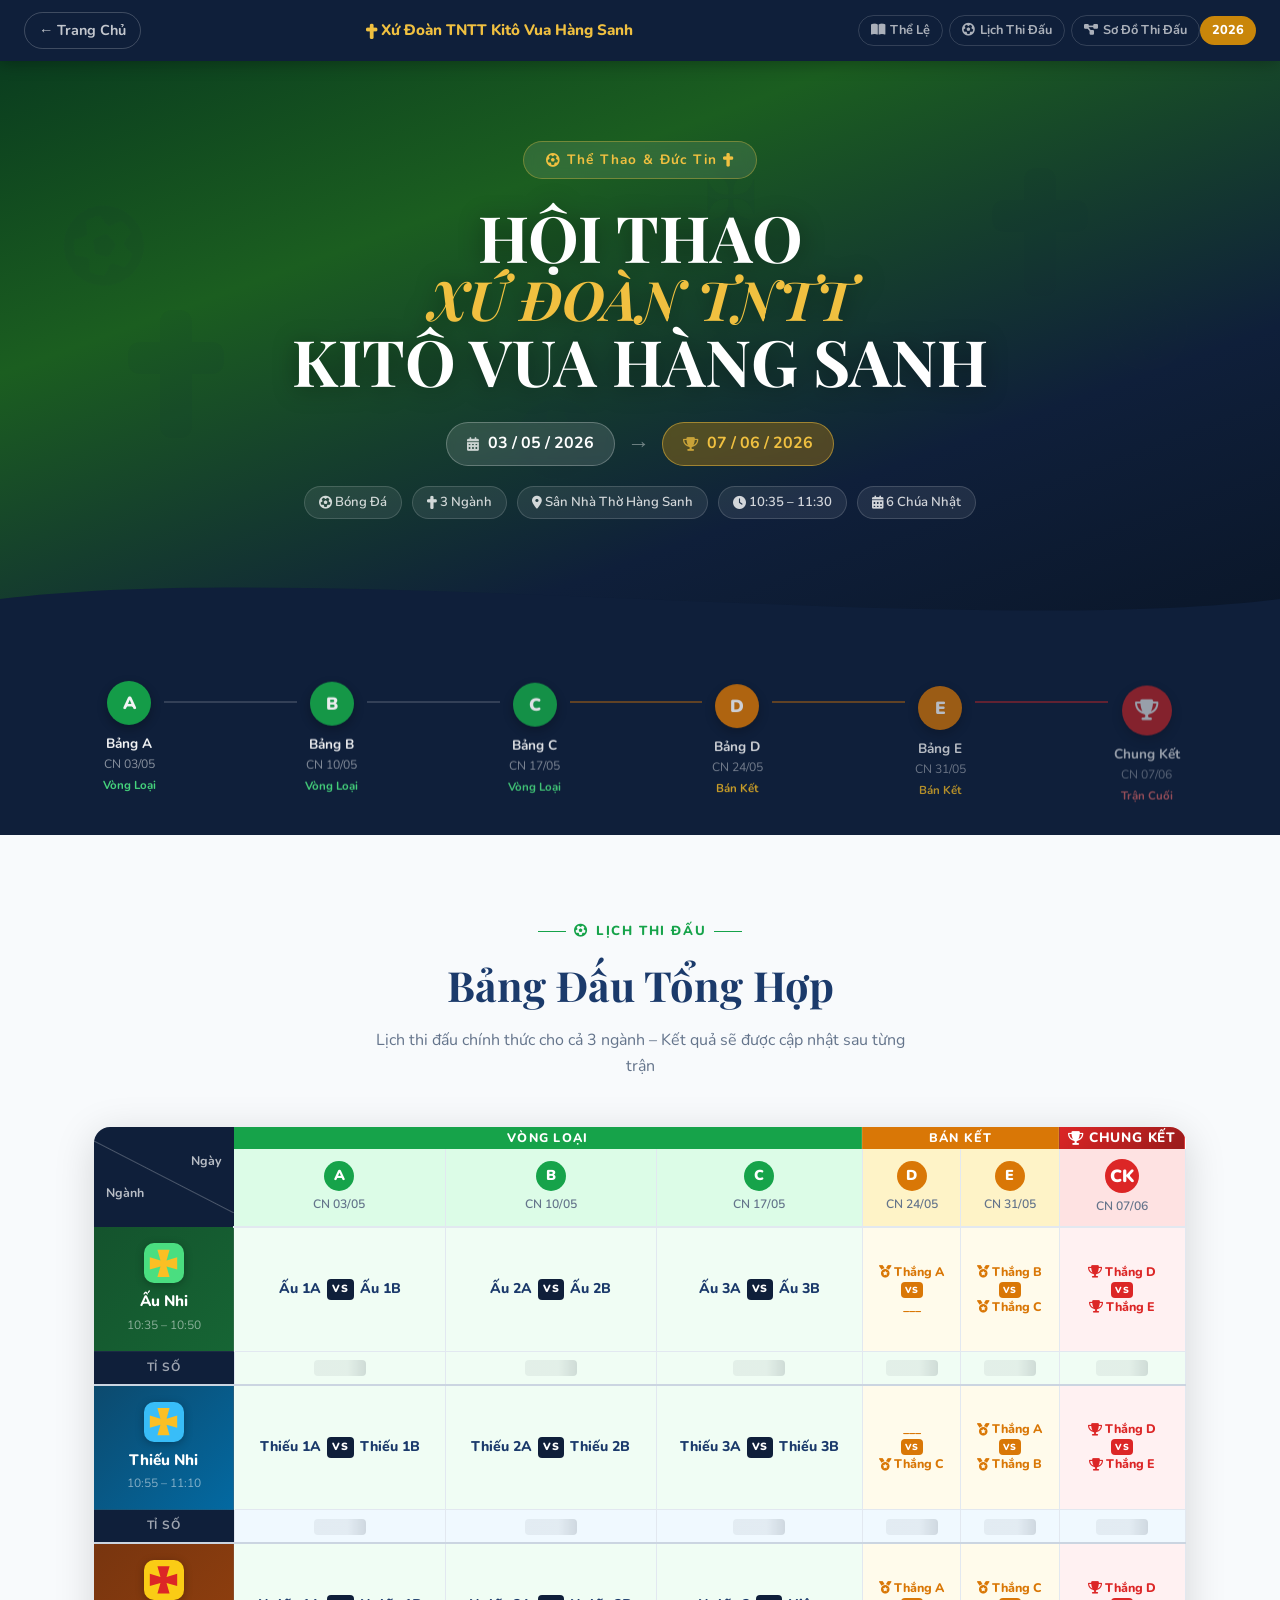
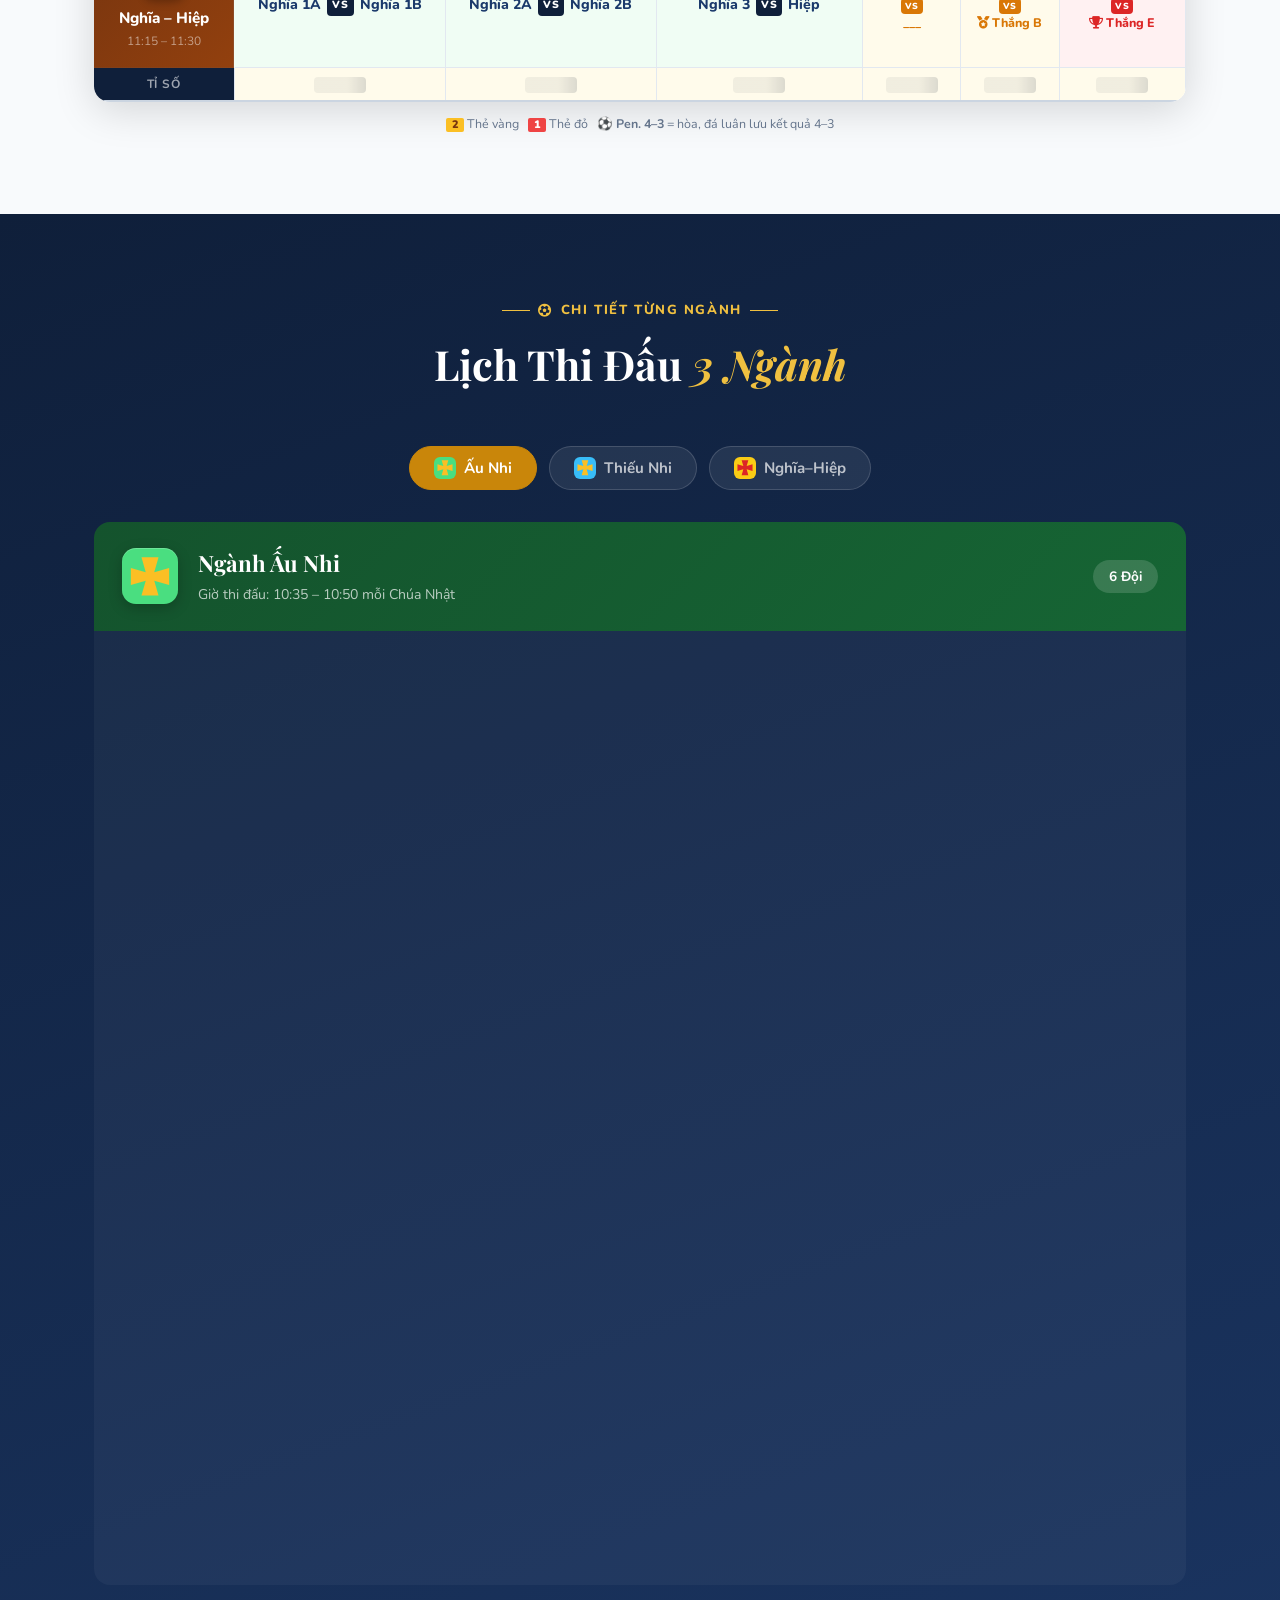
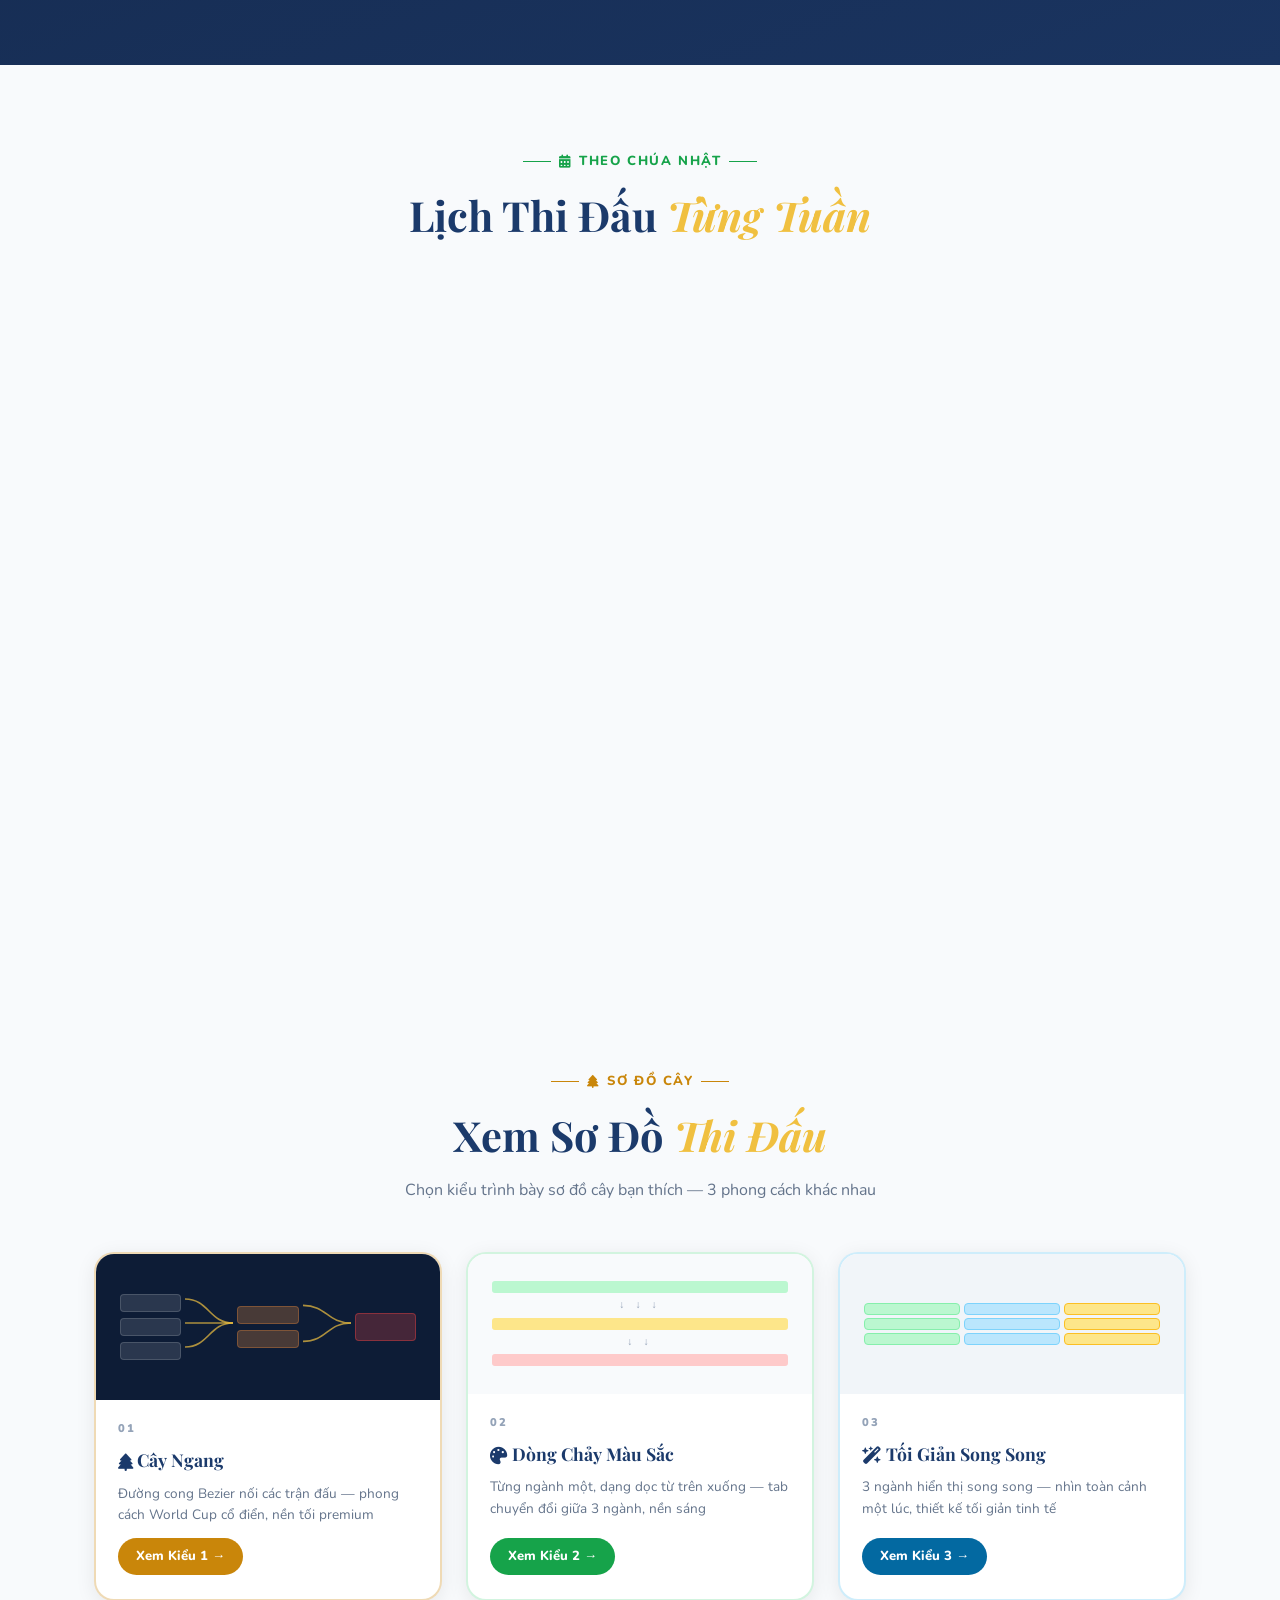
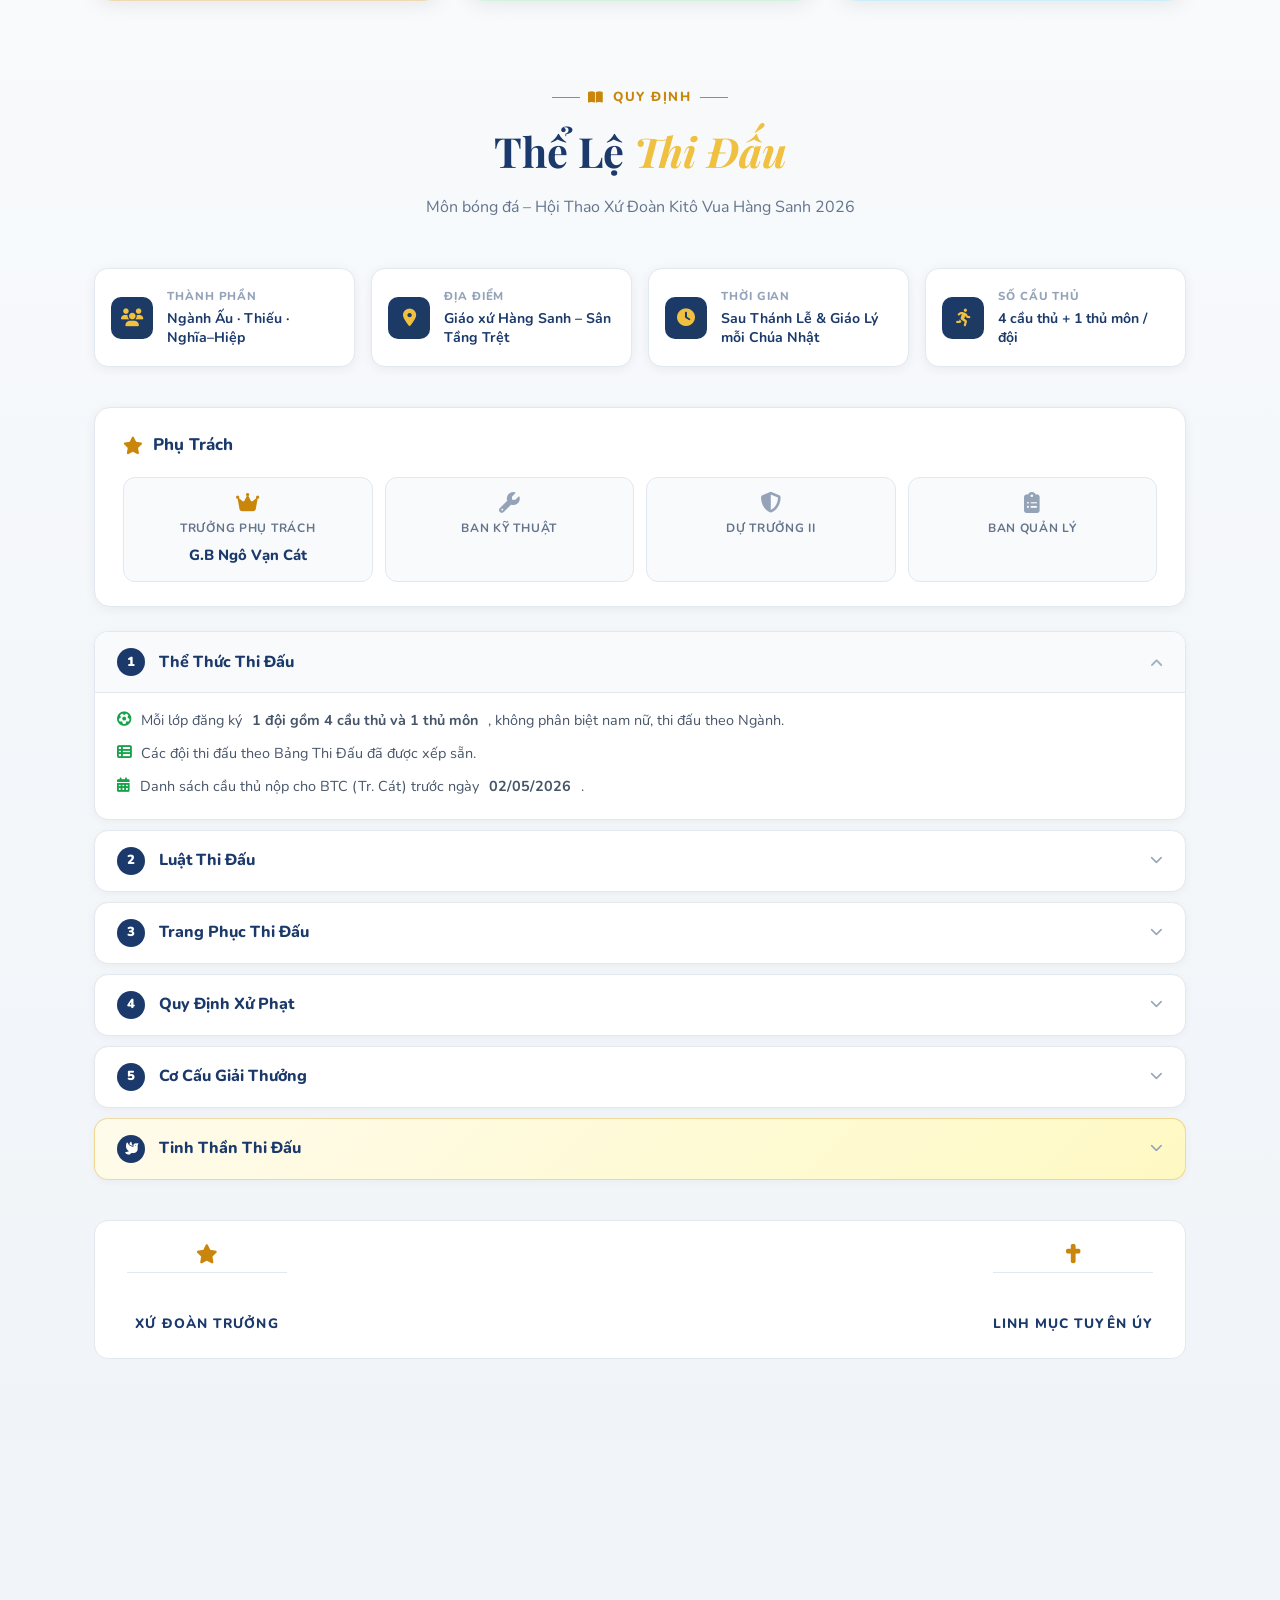
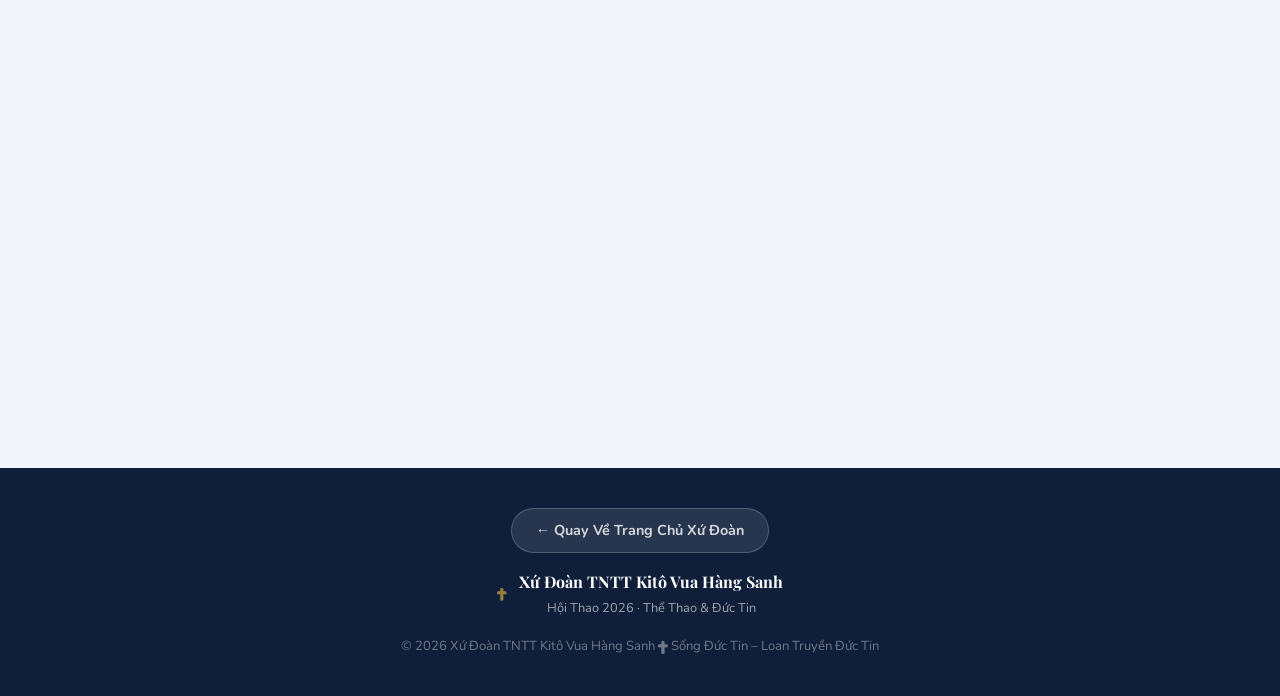
<file: index.html>
<!DOCTYPE html>
<html lang="vi">
<head>
  <meta charset="UTF-8" />
  <meta http-equiv="refresh" content="0; url=hoithao.html" />
  <link rel="icon" type="image/jpeg" href="https://giaoly.edu.vn/tabor/assets/images/logo_phong_trao.jpg"/>
  <meta name="viewport" content="width=device-width, initial-scale=1.0" />
  <title>Thiếu Nhi Thánh Thể – Xứ Đoàn TNTT Kitô Vua Hàng Sanh</title>
  <link rel="preconnect" href="https://fonts.googleapis.com" />
  <link rel="preconnect" href="https://fonts.gstatic.com" crossorigin />
  <link href="https://fonts.googleapis.com/css2?family=Playfair+Display:ital,wght@0,600;0,700;1,600&family=Nunito:wght@400;600;700;800&display=swap" rel="stylesheet" />
  <link rel="stylesheet" href="style.css" />
  <link rel="stylesheet" href="https://cdnjs.cloudflare.com/ajax/libs/font-awesome/6.5.1/css/all.min.css" />
</head>
<body>

  <!-- ░░ NAVBAR ░░ -->
  <header class="navbar" id="navbar">
    <div class="nav-container">
      <a href="#" class="nav-logo">
        <span class="logo-cross"><i class="fa-solid fa-cross"></i></span>
        <div class="logo-text">
          <span class="logo-title">Kitô Vua</span>
          <span class="logo-sub">Thiếu Nhi Thánh Thể</span>
        </div>
      </a>
      <nav class="nav-links" id="navLinks">
        <a href="#about">Giới Thiệu</a>
        <a href="#doanthe">Đoàn Thể</a>
        <a href="#giaoly">Giáo Lý</a>
        <a href="#hoatdong">Hoạt Động</a>
        <a href="#sukien" class="nav-event-link"><i class="fa-solid fa-futbol"></i> Hội Thao</a>
        <a href="#tintuc">Tin Tức</a>
        <a href="#lienhe">Liên Hệ</a>
      </nav>
      <button class="nav-toggle" id="navToggle" aria-label="Menu">
        <span></span><span></span><span></span>
      </button>
    </div>
  </header>

  <!-- ░░ HERO ░░ -->
  <section class="hero" id="home">
    <div class="hero-particles" id="particles"></div>
    <div class="hero-ball-bg" aria-hidden="true"><i class="fa-solid fa-futbol"></i></div>
    <div class="hero-content">
      <div class="hero-badge"><i class="fa-solid fa-cross"></i> Xứ Đoàn TNTT Kitô Vua Hàng Sanh <i class="fa-solid fa-cross"></i></div>
      <h1 class="hero-title">
        Thiếu Nhi<br />
        <em>Thánh Thể</em>
      </h1>
      <p class="hero-motto">
        <span>"</span>Cầu Nguyện – Rước Lễ – Hy Sinh – Làm Việc Tông Đồ<span>"</span>
      </p>
      <p class="hero-sub">
        Nơi ươm mầm đức tin và tình yêu thương<br />cho thế hệ trẻ Công Giáo Việt Nam
      </p>
      <div class="hero-cta">
        <a href="#about" class="btn btn-gold">Khám Phá Ngay</a>
        <a href="#lienhe" class="btn btn-outline">Ghi Danh</a>
      </div>
    </div>
    <div class="hero-scroll">
      <span>Cuộn xuống</span>
      <div class="scroll-arrow"></div>
    </div>
    <div class="hero-wave">
      <svg viewBox="0 0 1440 80" preserveAspectRatio="none">
        <path d="M0,40 C360,80 1080,0 1440,40 L1440,80 L0,80 Z" fill="#0d1f4a"/>
      </svg>
    </div>
  </section>

  <!-- ░░ STATS ░░ -->
  <section class="stats-bar">
    <div class="stats-container">
      <div class="stat-item">
        <span class="stat-num" data-target="320">0</span>
        <span class="stat-label">Đoàn Sinh</span>
      </div>
      <div class="stat-divider"><i class="fa-solid fa-cross"></i></div>
      <div class="stat-item">
        <span class="stat-num" data-target="25">0</span>
        <span class="stat-label">Huynh Trưởng</span>
      </div>
      <div class="stat-divider"><i class="fa-solid fa-cross"></i></div>
      <div class="stat-item">
        <span class="stat-num" data-target="40">0</span>
        <span class="stat-label">Năm Thành Lập</span>
      </div>
      <div class="stat-divider"><i class="fa-solid fa-cross"></i></div>
      <div class="stat-item">
        <span class="stat-num" data-target="12">0</span>
        <span class="stat-label">Lớp Giáo Lý</span>
      </div>
    </div>
  </section>

  <!-- ░░ GIỚI THIỆU ░░ -->
  <section class="section about" id="about">
    <div class="container">
      <div class="section-header">
        <span class="section-tag"><i class="fa-solid fa-cross"></i> Về Chúng Tôi</span>
        <h2>Xứ Đoàn <em>TNTT Kitô Vua</em></h2>
        <p class="section-desc">Một cộng đoàn đức tin sống động, nơi mỗi em thiếu nhi được lớn lên trong tình yêu Chúa Giêsu Thánh Thể</p>
      </div>
      <div class="about-grid">
        <div class="about-image-wrap">
          <div class="about-image">
            <div class="about-illustration">
              <div class="illus-cross"><i class="fa-solid fa-cross"></i></div>
              <div class="illus-rays"></div>
              <div class="illus-children">
                <div class="child child-1"><i class="fa-solid fa-child"></i></div>
                <div class="child child-2"><i class="fa-solid fa-child"></i></div>
                <div class="child child-3"><i class="fa-solid fa-child"></i></div>
                <div class="child child-4"><i class="fa-solid fa-child"></i></div>
              </div>
            </div>
          </div>
          <div class="about-badge-float">
            <span><i class="fa-solid fa-heart"></i></span>
            <p>Yêu Chúa<br/>Yêu Người</p>
          </div>
        </div>
        <div class="about-content">
          <h3>Sứ Mệnh Của Chúng Tôi</h3>
          <p>
            Thiếu Nhi Thánh Thể (TNTT) là một phong trào Công Giáo dành cho thiếu nhi và thanh thiếu niên,
            được thành lập nhằm giúp các em sống đức tin Công Giáo một cách trọn vẹn và vui tươi.
          </p>
          <p>
            Xứ Đoàn <strong>Thiếu nhi Thánh Thể Kitô Vua</strong> (thuộc Giáo xứ Hàng Sanh) được thành lập với mục tiêu nuôi dưỡng tâm hồn đạo đức,
            hun đúc tinh thần phục vụ và phát triển nhân cách toàn diện cho thế hệ trẻ Công Giáo.
          </p>
          <div class="about-values">
            <div class="value-item">
              <span class="value-icon"><i class="fa-solid fa-dove"></i></span>
              <div>
                <h4>Đức Tin</h4>
                <p>Sống và loan truyền đức tin Công Giáo</p>
              </div>
            </div>
            <div class="value-item">
              <span class="value-icon"><i class="fa-solid fa-heart"></i></span>
              <div>
                <h4>Yêu Thương</h4>
                <p>Yêu Chúa, yêu gia đình, yêu tha nhân</p>
              </div>
            </div>
            <div class="value-item">
              <span class="value-icon"><i class="fa-solid fa-star"></i></span>
              <div>
                <h4>Phục Vụ</h4>
                <p>Làm việc tông đồ với tinh thần vui tươi</p>
              </div>
            </div>
          </div>
        </div>
      </div>
    </div>
  </section>

  <!-- ░░ ĐOÀN THỂ ░░ -->
  <section class="section doanthe" id="doanthe">
    <div class="container">
      <div class="section-header light">
        <span class="section-tag"><i class="fa-solid fa-cross"></i> Các Ngành</span>
        <h2>Đoàn Thể <em>TNTT</em></h2>
        <p class="section-desc">Tổ chức theo độ tuổi để đồng hành với từng giai đoạn phát triển của các em</p>
      </div>
      <div class="doanthe-grid">

        <div class="doanthe-card" style="--sc:#f9a8d4;--cc:#dc2626">
          <div class="card-scarf-bar"></div>
          <span class="card-cross" aria-hidden="true"></span>
          <div class="card-icon-badge" aria-hidden="true"></div>
          <div class="card-ribbon">3–6 tuổi</div>
          <h3>Chiên Con <span class="nganh-abbr">CC</span></h3>
          <div class="nganh-motto">"Hiền Lành"</div>
          <p>Ngành bé nhất, các em bước đầu làm quen với Chúa Giêsu qua những câu chuyện, bài hát và trò chơi phù hợp lứa tuổi mẫu giáo.</p>
          <ul>
            <li><i class="fa-solid fa-check"></i> Yêu Chúa qua tranh vẽ &amp; bài hát</li>
            <li><i class="fa-solid fa-check"></i> Cầu nguyện đơn giản</li>
            <li><i class="fa-solid fa-check"></i> Chơi và học cùng bạn bè</li>
          </ul>
          <a href="#lienhe" class="card-btn">Tham Gia →</a>
          <span class="card-jersey-num" aria-hidden="true">01</span>
        </div>

        <div class="doanthe-card" style="--sc:#4ade80;--cc:#fbbf24">
          <div class="card-scarf-bar"></div>
          <span class="card-cross" aria-hidden="true"></span>
          <div class="card-icon-badge" aria-hidden="true"></div>
          <div class="card-ribbon">6–9 tuổi</div>
          <h3>Ấu Nhi <span class="nganh-abbr">Ấu</span></h3>
          <div class="nganh-motto">"Ngoan"</div>
          <p>Các em học yêu Chúa qua Kinh Thánh, bài hát và sinh hoạt nhóm, xây dựng thói quen đạo đức từ nhỏ.</p>
          <ul>
            <li><i class="fa-solid fa-check"></i> Học hỏi Kinh Thánh căn bản</li>
            <li><i class="fa-solid fa-check"></i> Ca hát và vui chơi</li>
            <li><i class="fa-solid fa-check"></i> Cầu nguyện đơn giản</li>
          </ul>
          <a href="#lienhe" class="card-btn">Tham Gia →</a>
          <span class="card-jersey-num" aria-hidden="true">02</span>
        </div>

        <div class="doanthe-card" style="--sc:#38bdf8;--cc:#fbbf24">
          <div class="card-scarf-bar"></div>
          <span class="card-cross" aria-hidden="true"></span>
          <div class="card-icon-badge" aria-hidden="true"></div>
          <div class="card-ribbon">10–12 tuổi</div>
          <h3>Thiếu Nhi <span class="nganh-abbr">Thiếu</span></h3>
          <div class="nganh-motto">"Hy Sinh"</div>
          <p>Giai đoạn chuẩn bị Rước Lễ Lần Đầu và Thêm Sức, xây dựng nền tảng đức tin vững chắc.</p>
          <ul>
            <li><i class="fa-solid fa-check"></i> Chuẩn bị các Bí Tích</li>
            <li><i class="fa-solid fa-check"></i> Học giáo lý hệ thống</li>
            <li><i class="fa-solid fa-check"></i> Sinh hoạt nhóm</li>
          </ul>
          <a href="#lienhe" class="card-btn">Tham Gia →</a>
          <span class="card-jersey-num" aria-hidden="true">03</span>
        </div>

        <div class="doanthe-card" style="--sc:#facc15;--cc:#dc2626">
          <div class="card-scarf-bar"></div>
          <span class="card-cross" aria-hidden="true"></span>
          <div class="card-icon-badge" aria-hidden="true"></div>
          <div class="card-ribbon">13–15 tuổi</div>
          <h3>Nghĩa Sĩ <span class="nganh-abbr">Nghĩa</span></h3>
          <div class="nganh-motto">"Dấn Thân"</div>
          <p>Trưởng thành trong đức tin, các em học sống chứng nhân Phúc Âm trong môi trường học đường và cộng đoàn.</p>
          <ul>
            <li><i class="fa-solid fa-check"></i> Lãnh đạo nhóm nhỏ</li>
            <li><i class="fa-solid fa-check"></i> Phục vụ cộng đoàn</li>
            <li><i class="fa-solid fa-check"></i> Trại huấn luyện</li>
          </ul>
          <a href="#lienhe" class="card-btn">Tham Gia →</a>
          <span class="card-jersey-num" aria-hidden="true">04</span>
        </div>

        <div class="doanthe-card" style="--sc:#92400e;--cc:#fbbf24">
          <div class="card-scarf-bar"></div>
          <span class="card-cross" aria-hidden="true"></span>
          <div class="card-icon-badge" aria-hidden="true"></div>
          <div class="card-ribbon">16–17 tuổi</div>
          <h3>Hiệp Sĩ <span class="nganh-abbr">Hiệp</span></h3>
          <div class="nganh-motto">"Chinh Phục"</div>
          <p>Đội ngũ tiên phong, chuẩn bị bước vào hàng Huynh Trưởng, sống chứng nhân đức tin mạnh mẽ và kiên định.</p>
          <ul>
            <li><i class="fa-solid fa-check"></i> Huấn luyện lãnh đạo</li>
            <li><i class="fa-solid fa-check"></i> Công tác xã hội</li>
            <li><i class="fa-solid fa-check"></i> Chia sẻ đức tin</li>
          </ul>
          <a href="#lienhe" class="card-btn">Tham Gia →</a>
          <span class="card-jersey-num" aria-hidden="true">05</span>
        </div>

        <div class="doanthe-card featured" style="--sc:#dc2626;--cc:#fbbf24">
          <div class="card-scarf-bar"></div>
          <span class="card-cross card-cross-left" aria-hidden="true"></span>
          <div class="card-icon-badge" aria-hidden="true"></div>
          <div class="card-ribbon">18+ tuổi</div>
          <div class="featured-tag">Lãnh Đạo</div>
          <h3>Huynh Trưởng</h3>
          <div class="nganh-motto">"Phụng Sự"</div>
          <p>Các anh chị phụ trách dẫn dắt các ngành nhỏ, được đào tạo bài bản qua các cấp huấn luyện và trại Huynh Trưởng.</p>
          <ul>
            <li><i class="fa-solid fa-check"></i> Đào tạo cấp Dự Trưởng → Huynh Trưởng</li>
            <li><i class="fa-solid fa-check"></i> Phụ trách huấn luyện &amp; sinh hoạt</li>
            <li><i class="fa-solid fa-check"></i> Gương mẫu sống đức tin</li>
          </ul>
          <a href="#lienhe" class="card-btn">Tìm Hiểu →</a>
          <span class="card-jersey-num" aria-hidden="true">★</span>
        </div>

      </div>
    </div>
  </section>

  <!-- ░░ GIÁO LÝ ░░ -->
  <section class="section giaoly" id="giaoly">
    <div class="container">
      <div class="section-header">
        <span class="section-tag"><i class="fa-solid fa-cross"></i> Học Tập</span>
        <h2>Chương Trình <em>Giáo Lý</em></h2>
        <p class="section-desc">Chương trình giáo dục đức tin toàn diện, được soạn thảo theo hướng dẫn của Giáo Hội Công Giáo</p>
      </div>
      <div class="giaoly-layout">
        <div class="giaoly-schedule">
          <h3>⏰ Lịch Học</h3>
          <div class="schedule-table">
            <div class="schedule-row header">
              <span>Lớp</span>
              <span>Ngày</span>
              <span>Giờ</span>
              <span>Giáo Lý Viên</span>
            </div>
            <div class="schedule-row">
              <span class="badge pink">Ấu Nhi</span>
              <span>Chúa Nhật</span>
              <span>7:30 – 9:00</span>
              <span>Thầy Minh</span>
            </div>
            <div class="schedule-row">
              <span class="badge blue">Thiếu Nhi A</span>
              <span>Chúa Nhật</span>
              <span>7:30 – 9:00</span>
              <span>Thầy Hùng</span>
            </div>
            <div class="schedule-row">
              <span class="badge blue">Thiếu Nhi B</span>
              <span>Thứ Bảy</span>
              <span>14:00 – 15:30</span>
              <span>Cô Lan</span>
            </div>
            <div class="schedule-row">
              <span class="badge gold">Nghĩa Sĩ</span>
              <span>Thứ Bảy</span>
              <span>14:00 – 15:30</span>
              <span>Thầy Đức</span>
            </div>
            <div class="schedule-row">
              <span class="badge purple">Hiệp Sĩ</span>
              <span>Thứ Sáu</span>
              <span>19:00 – 20:30</span>
              <span>Thầy Khoa</span>
            </div>
          </div>
        </div>
        <div class="giaoly-info">
          <div class="info-card">
            <div class="info-icon"><i class="fa-solid fa-book-open"></i></div>
            <h4>Giáo Trình</h4>
            <p>Theo chương trình chuẩn của Hội Đồng Giám Mục Việt Nam, được cập nhật thường xuyên.</p>
          </div>
          <div class="info-card">
            <div class="info-icon"><i class="fa-solid fa-graduation-cap"></i></div>
            <h4>Huynh Trưởng</h4>
            <p>Đội ngũ giáo lý viên nhiệt tình, được đào tạo bài bản và yêu thương các em thiếu nhi.</p>
          </div>
          <div class="info-card">
            <div class="info-icon"><i class="fa-solid fa-trophy"></i></div>
            <h4>Thi Giáo Lý</h4>
            <p>Tổ chức thi giáo lý hàng năm, trao thưởng khuyến khích các em học tập chăm chỉ.</p>
          </div>
          <div class="info-card">
            <div class="info-icon"><i class="fa-solid fa-palette"></i></div>
            <h4>Hoạt Động Sáng Tạo</h4>
            <p>Học qua nghệ thuật, âm nhạc, kể chuyện và các trò chơi giáo dục đức tin.</p>
          </div>
        </div>
      </div>
    </div>
  </section>

  <!-- ░░ HOẠT ĐỘNG ░░ -->
  <section class="section hoatdong" id="hoatdong">
    <div class="container">
      <div class="section-header light">
        <span class="section-tag"><i class="fa-solid fa-cross"></i> Sinh Hoạt</span>
        <h2>Hoạt Động <em>Nổi Bật</em></h2>
        <p class="section-desc">Những hoạt động ý nghĩa xây dựng tình bạn, đức tin và tinh thần phục vụ</p>
      </div>
      <div class="hoatdong-grid">
        <div class="hd-card large">
          <div class="hd-icon"><i class="fa-solid fa-tent"></i></div>
          <div class="hd-content">
            <span class="hd-tag">Thường Niên</span>
            <h3>Trại Hè Đức Tin</h3>
            <p>Trại hè thường niên với các hoạt động thiên nhiên, cắm trại, trò chơi lớn và học hỏi đức tin trong bầu không khí vui tươi.</p>
            <div class="hd-meta">
              <span><i class="fa-solid fa-calendar-days"></i> Tháng 6 – 7</span>
              <span><i class="fa-solid fa-users"></i> 200+ đoàn sinh</span>
            </div>
          </div>
        </div>
        <div class="hd-card">
          <div class="hd-icon"><i class="fa-solid fa-tree"></i></div>
          <div class="hd-content">
            <span class="hd-tag">Lễ Trọng</span>
            <h3>Đêm Giáng Sinh</h3>
            <p>Đêm diễn nguyện Giáng Sinh hàng năm, tái hiện câu chuyện Chúa Giêsu Giáng Sinh.</p>
            <div class="hd-meta">
              <span><i class="fa-solid fa-calendar-days"></i> 24/12</span>
            </div>
          </div>
        </div>
        <div class="hd-card">
          <div class="hd-icon"><i class="fa-solid fa-dove"></i></div>
          <div class="hd-content">
            <span class="hd-tag">Lễ Trọng</span>
            <h3>Tuần Thánh</h3>
            <p>Các hoạt động đặc biệt mùa Phục Sinh, đi đàng Thánh Giá và canh thức Vượt Qua.</p>
            <div class="hd-meta">
              <span><i class="fa-solid fa-calendar-days"></i> Tháng 3 – 4</span>
            </div>
          </div>
        </div>
        <div class="hd-card">
          <div class="hd-icon"><i class="fa-solid fa-futbol"></i></div>
          <div class="hd-content">
            <span class="hd-tag">Thể Thao</span>
            <h3>Giải Thể Thao</h3>
            <p>Giải thể thao liên xứ đoàn, thi đấu bóng đá, bóng chuyền và nhiều môn thể thao khác.</p>
            <div class="hd-meta">
              <span><i class="fa-solid fa-calendar-days"></i> Tháng 8 – 9</span>
            </div>
          </div>
        </div>
        <div class="hd-card">
          <div class="hd-icon"><i class="fa-solid fa-palette"></i></div>
          <div class="hd-content">
            <span class="hd-tag">Sáng Tạo</span>
            <h3>Triển Lãm Nghệ Thuật</h3>
            <p>Triển lãm tranh vẽ, thủ công với chủ đề Kinh Thánh do các em thiếu nhi thực hiện.</p>
            <div class="hd-meta">
              <span><i class="fa-solid fa-calendar-days"></i> Tháng 11</span>
            </div>
          </div>
        </div>
        <div class="hd-card">
          <div class="hd-icon"><i class="fa-solid fa-handshake"></i></div>
          <div class="hd-content">
            <span class="hd-tag">Bác Ái</span>
            <h3>Công Tác Xã Hội</h3>
            <p>Thăm viếng trẻ em mồ côi, người già neo đơn, phát quà từ thiện cho các gia đình khó khăn.</p>
            <div class="hd-meta">
              <span><i class="fa-solid fa-calendar-days"></i> Hàng quý</span>
            </div>
          </div>
        </div>
      </div>
    </div>
  </section>

  <!-- ░░ SỰ KIỆN NỔI BẬT ░░ -->
  <section class="section sukien" id="sukien">
    <div class="container">
      <div class="section-header light">
        <span class="section-tag"><i class="fa-solid fa-futbol"></i> Đang Diễn Ra</span>
        <h2>Sự Kiện <em>Nổi Bật</em></h2>
        <p class="section-desc">Theo dõi và cổ vũ các em thi đấu trong Hội Thao thường niên của xứ đoàn</p>
      </div>
      <div class="sukien-banner">
        <div class="sk-left">
          <div class="sk-emoji-row">
            <span><i class="fa-solid fa-futbol"></i></span><span><i class="fa-solid fa-cross"></i></span><span><i class="fa-solid fa-trophy"></i></span>
          </div>
          <div class="sk-badge-live"><i class="fa-solid fa-circle" style="color:#ef4444"></i> Đang Diễn Ra</div>
          <h3 class="sk-title">HỘI THAO<br /><em>XỨ ĐOÀN TNTT</em><br />KITÔ VUA HÀNG SANH</h3>
          <p class="sk-desc">Giải bóng đá thiếu nhi với 3 ngành thi đấu — Ấu Nhi, Thiếu Nhi, Nghĩa Sĩ-Hiệp Sĩ — diễn ra 6 Chúa Nhật liên tiếp từ 03/05 đến 07/06/2026.</p>
          <div class="sk-meta">
            <span><i class="fa-solid fa-calendar-days"></i> 03/05 – 07/06/2026</span>
            <span><i class="fa-solid fa-clock"></i> 10:35 – 11:30</span>
            <span><i class="fa-solid fa-cross"></i> 3 Ngành</span>
          </div>
          <a href="hoithao.html" class="btn btn-gold sk-cta">Xem Lịch Thi Đấu →</a>
        </div>
        <div class="sk-right">
          <div class="sk-schedule-preview">
            <div class="sk-preview-title">Lịch Thi Đấu Tóm Tắt</div>
            <div class="sk-preview-row header-row">
              <span>Ngành</span>
              <span>Vòng Loại (A→C)</span>
              <span>Bán Kết</span>
              <span>Chung Kết</span>
            </div>
            <div class="sk-preview-row au-preview">
              <span class="sk-nganh-tag au"><i class="fa-solid fa-spa"></i> Ấu Nhi<br/><small>10:35–10:50</small></span>
              <span>1a–1b / 2a–2b / 3a–3b</span>
              <span>CN 24/05 &amp; 31/05</span>
              <span class="sk-ck"><i class="fa-solid fa-trophy"></i> CN 07/06</span>
            </div>
            <div class="sk-preview-row thieu-preview">
              <span class="sk-nganh-tag thieu"><i class="fa-solid fa-star"></i> Thiếu Nhi<br/><small>10:55–11:10</small></span>
              <span>1a–1b / 2a–2b / 3a–3b</span>
              <span>CN 24/05 &amp; 31/05</span>
              <span class="sk-ck"><i class="fa-solid fa-trophy"></i> CN 07/06</span>
            </div>
            <div class="sk-preview-row nghia-preview">
              <span class="sk-nganh-tag nghia"><i class="fa-solid fa-chess-knight"></i> Nghĩa–Hiệp<br/><small>11:15–11:30</small></span>
              <span>1a–1b / 2a–2b / N3–Hiệp</span>
              <span>CN 24/05 &amp; 31/05</span>
              <span class="sk-ck"><i class="fa-solid fa-trophy"></i> CN 07/06</span>
            </div>
            <div class="sk-note"><i class="fa-solid fa-clover"></i> Lớp 2C (Thiếu Nhi) may mắn vào thẳng Bán Kết</div>
            <a href="hoithao.html" class="sk-full-link">Xem Đầy Đủ &amp; Chi Tiết →</a>
          </div>
        </div>
      </div>
    </div>
  </section>

  <!-- ░░ TIN TỨC ░░ -->
  <section class="section tintuc" id="tintuc">
    <div class="container">
      <div class="section-header">
        <span class="section-tag"><i class="fa-solid fa-cross"></i> Cập Nhật</span>
        <h2>Tin Tức <em>Mới Nhất</em></h2>
        <p class="section-desc">Theo dõi những hoạt động và sự kiện mới nhất của xứ đoàn</p>
      </div>
      <div class="news-grid">
        <article class="news-featured">
          <div class="news-img featured-img">
            <div class="news-placeholder">
              <span><i class="fa-solid fa-campground"></i></span>
              <p>Trại Hè 2026</p>
            </div>
            <span class="news-category">Sự Kiện</span>
          </div>
          <div class="news-body">
            <span class="news-date"><i class="fa-solid fa-calendar-days"></i> 15 tháng 5, 2026</span>
            <h3>Trại Hè Đức Tin 2026 – "Theo Chân Chúa Giêsu"</h3>
            <p>Xứ đoàn TNTT Kitô Vua Hàng Sanh tổ chức Trại Hè Đức Tin 2026 với chủ đề "Theo Chân Chúa Giêsu", quy tụ hơn 200 đoàn sinh từ các ngành Ấu Nhi, Thiếu Nhi, Nghĩa Sĩ và Hiệp Sĩ...</p>
            <a href="#" class="read-more">Đọc Thêm →</a>
          </div>
        </article>
        <div class="news-list">
          <article class="news-item">
            <div class="news-thumb">
              <div class="thumb-placeholder"><span><i class="fa-solid fa-graduation-cap"></i></span></div>
            </div>
            <div class="news-info">
              <span class="news-date"><i class="fa-solid fa-calendar-days"></i> 20 tháng 4, 2026</span>
              <h4>Lễ Bãi Trường – Phát Phần Thưởng Giáo Lý 2025-2026</h4>
              <a href="#" class="read-more-sm">Đọc Thêm →</a>
            </div>
          </article>
          <article class="news-item">
            <div class="news-thumb">
              <div class="thumb-placeholder"><span><i class="fa-solid fa-dove"></i></span></div>
            </div>
            <div class="news-info">
              <span class="news-date"><i class="fa-solid fa-calendar-days"></i> 5 tháng 4, 2026</span>
              <h4>Tuần Thánh 2026 – Hành Hương Đi Đàng Thánh Giá</h4>
              <a href="#" class="read-more-sm">Đọc Thêm →</a>
            </div>
          </article>
          <article class="news-item">
            <div class="news-thumb">
              <div class="thumb-placeholder"><span><i class="fa-solid fa-handshake"></i></span></div>
            </div>
            <div class="news-info">
              <span class="news-date"><i class="fa-solid fa-calendar-days"></i> 15 tháng 3, 2026</span>
              <h4>Công Tác Bác Ái – Thăm Viếng Mái Ấm Trẻ Em</h4>
              <a href="#" class="read-more-sm">Đọc Thêm →</a>
            </div>
          </article>
          <article class="news-item">
            <div class="news-thumb">
              <div class="thumb-placeholder"><span><i class="fa-solid fa-trophy"></i></span></div>
            </div>
            <div class="news-info">
              <span class="news-date"><i class="fa-solid fa-calendar-days"></i> 1 tháng 3, 2026</span>
              <h4>Kết Quả Thi Giáo Lý Liên Xứ Đoàn Năm 2026</h4>
              <a href="#" class="read-more-sm">Đọc Thêm →</a>
            </div>
          </article>
        </div>
      </div>
    </div>
  </section>

  <!-- ░░ QUOTE ░░ -->
  <section class="quote-section">
    <div class="container">
      <div class="quote-inner">
        <div class="quote-cross"><i class="fa-solid fa-cross"></i></div>
        <blockquote>
          "Hãy để trẻ em đến với Ta, đừng ngăn cản chúng,<br />
          vì Nước Thiên Chúa thuộc về những ai giống như chúng."
        </blockquote>
        <cite>— Máccô 10:14</cite>
      </div>
    </div>
  </section>

  <!-- ░░ LIÊN HỆ ░░ -->
  <section class="section lienhe" id="lienhe">
    <div class="container">
      <div class="section-header">
        <span class="section-tag"><i class="fa-solid fa-cross"></i> Kết Nối</span>
        <h2>Liên Hệ & <em>Ghi Danh</em></h2>
        <p class="section-desc">Hãy để con em bạn được đồng hành trong hành trình đức tin cùng chúng tôi</p>
      </div>
      <div class="contact-layout">
        <div class="contact-info">
          <div class="contact-card">
            <div class="contact-icon"><i class="fa-solid fa-church"></i></div>
            <h4>Địa Chỉ</h4>
            <p>Giáo Xứ Hàng Sanh<br />123 Đường Thánh Tâm, Phường 5<br />TP. Hồ Chí Minh</p>
          </div>
          <div class="contact-card">
            <div class="contact-icon"><i class="fa-solid fa-phone"></i></div>
            <h4>Điện Thoại</h4>
            <p>(028) 1234 5678<br />0912 345 678</p>
          </div>
          <div class="contact-card">
            <div class="contact-icon"><i class="fa-solid fa-envelope"></i></div>
            <h4>Email</h4>
            <p>tntt.kitovua@gmail.com</p>
          </div>
          <div class="contact-card">
            <div class="contact-icon">⏰</div>
            <h4>Thánh Lễ & Giáo Lý</h4>
            <p>Chúa Nhật: 06:00 – 09:30<br />Thứ Bảy: 14:00 – 17:00</p>
          </div>
        </div>
        <div class="contact-form-wrap">
          <h3>Đăng Ký Tham Gia</h3>
          <form class="contact-form" onsubmit="handleSubmit(event)">
            <div class="form-row">
              <div class="form-group">
                <label>Họ và Tên Phụ Huynh</label>
                <input type="text" placeholder="Nguyễn Văn A" required />
              </div>
              <div class="form-group">
                <label>Số Điện Thoại</label>
                <input type="tel" placeholder="0912 345 678" required />
              </div>
            </div>
            <div class="form-row">
              <div class="form-group">
                <label>Tên Đoàn Sinh</label>
                <input type="text" placeholder="Nguyễn Thị B" required />
              </div>
              <div class="form-group">
                <label>Năm Sinh</label>
                <input type="number" placeholder="2015" min="2000" max="2020" required />
              </div>
            </div>
            <div class="form-group">
              <label>Ngành Đăng Ký</label>
              <select required>
                <option value="">-- Chọn Ngành --</option>
                <option>Chiên Con (3–6 tuổi)</option>
                <option>Ấu Nhi (6–9 tuổi)</option>
                <option>Thiếu Nhi (10–12 tuổi)</option>
                <option>Nghĩa Sĩ (13–15 tuổi)</option>
                <option>Hiệp Sĩ (16–17 tuổi)</option>
              </select>
            </div>
            <div class="form-group">
              <label>Ghi Chú</label>
              <textarea rows="3" placeholder="Thông tin thêm bạn muốn chia sẻ..."></textarea>
            </div>
            <button type="submit" class="btn btn-gold full-width">
              <i class="fa-solid fa-cross"></i> Gửi Đăng Ký
            </button>
          </form>
        </div>
      </div>
    </div>
  </section>

  <!-- ░░ FOOTER ░░ -->
  <footer class="footer">
    <div class="footer-top">
      <div class="container footer-grid">
        <div class="footer-brand">
          <div class="footer-logo">
            <span class="logo-cross-lg"><i class="fa-solid fa-cross"></i></span>
            <div>
              <strong>Xứ Đoàn TNTT Kitô Vua Hàng Sanh</strong>
              <span>Thiếu Nhi Thánh Thể</span>
            </div>
          </div>
          <p>Nơi ươm mầm đức tin và tình yêu thương cho thế hệ trẻ Công Giáo Việt Nam.</p>
          <div class="footer-social">
            <a href="#" title="Facebook" class="social-btn">f</a>
            <a href="#" title="YouTube" class="social-btn">▶</a>
            <a href="#" title="Zalo" class="social-btn">Z</a>
          </div>
        </div>
        <div class="footer-links">
          <h5>Điều Hướng</h5>
          <ul>
            <li><a href="#about">Giới Thiệu</a></li>
            <li><a href="#doanthe">Đoàn Thể</a></li>
            <li><a href="#giaoly">Giáo Lý</a></li>
            <li><a href="#hoatdong">Hoạt Động</a></li>
            <li><a href="#tintuc">Tin Tức</a></li>
          </ul>
        </div>
        <div class="footer-links">
          <h5>Các Ngành</h5>
          <ul>
            <li><a href="#doanthe"><i class="fa-solid fa-spa"></i> Ấu Nhi</a></li>
            <li><a href="#doanthe"><i class="fa-solid fa-star"></i> Thiếu Nhi</a></li>
            <li><a href="#doanthe"><i class="fa-solid fa-medal"></i> Nghĩa Sĩ</a></li>
            <li><a href="#doanthe"><i class="fa-solid fa-chess-knight"></i> Hiệp Sĩ</a></li>
            <li><a href="#doanthe"><i class="fa-solid fa-crown"></i> Huynh Trưởng</a></li>
          </ul>
        </div>
        <div class="footer-prayer">
          <h5>Lời Kinh Hàng Ngày</h5>
          <div class="prayer-box">
            <p>
              "Lạy Chúa Giêsu Thánh Thể,<br />
              xin cho chúng con sống<br />
              <em>Cầu Nguyện – Rước Lễ<br />
              Hy Sinh – Làm Việc Tông Đồ</em><br />
              mỗi ngày trong cuộc sống."
            </p>
          </div>
        </div>
      </div>
    </div>
    <div class="footer-bottom">
      <div class="container">
        <p>© 2026 Xứ Đoàn TNTT Kitô Vua Hàng Sanh – Thiếu Nhi Thánh Thể. Bản quyền thuộc Giáo Xứ Hàng Sanh.</p>
        <p class="footer-motto"><i class="fa-solid fa-cross"></i> Sống Đức Tin – Loan Truyền Đức Tin <i class="fa-solid fa-cross"></i></p>
      </div>
    </div>
  </footer>

  <!-- ░░ SUCCESS MODAL ░░ -->
  <div class="modal" id="successModal">
    <div class="modal-box">
      <div class="modal-icon"><i class="fa-solid fa-cross"></i></div>
      <h3>Đăng Ký Thành Công!</h3>
      <p>Cảm ơn bạn đã đăng ký. Chúng tôi sẽ liên hệ với bạn trong thời gian sớm nhất.</p>
      <p class="modal-sub">Chúa Giêsu Thánh Thể chúc lành cho gia đình bạn!</p>
      <button onclick="closeModal()" class="btn btn-gold">Đóng</button>
    </div>
  </div>

  <script src="script.js"></script>
</body>
</html>
</file>
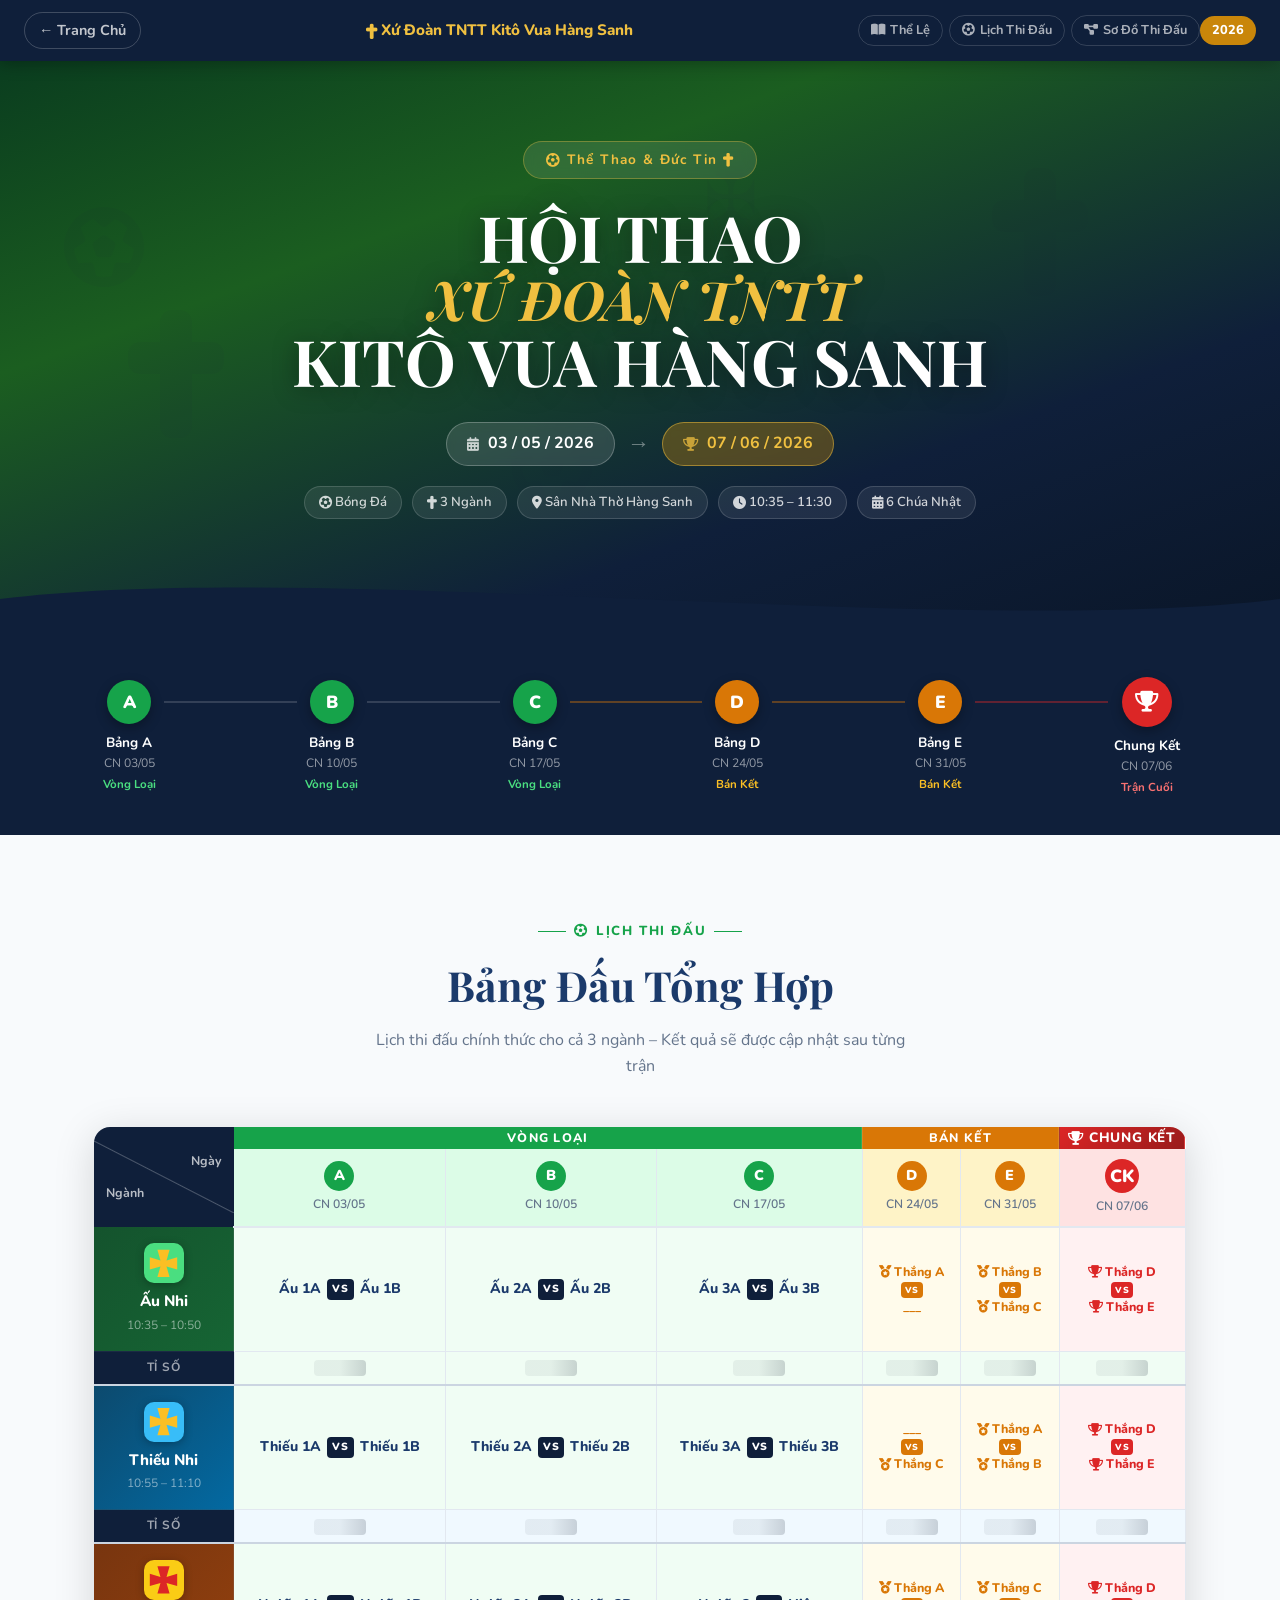
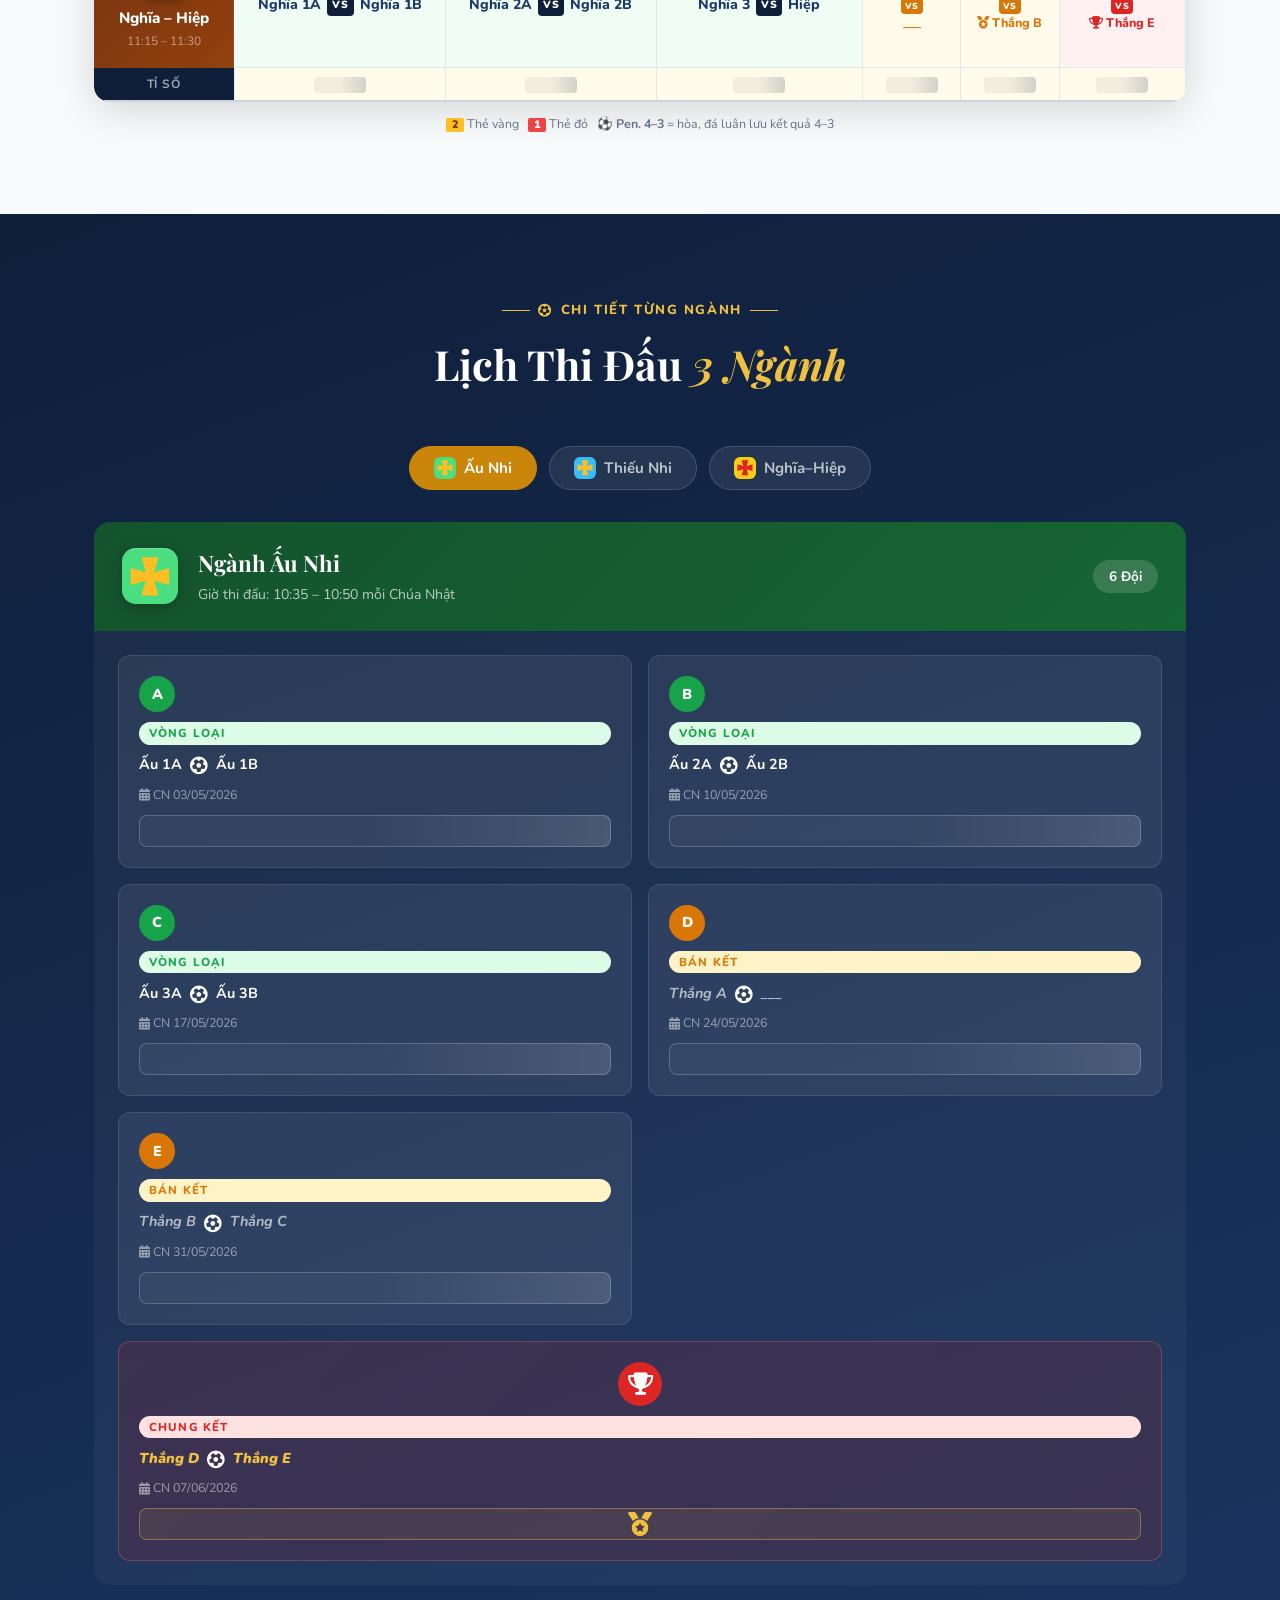
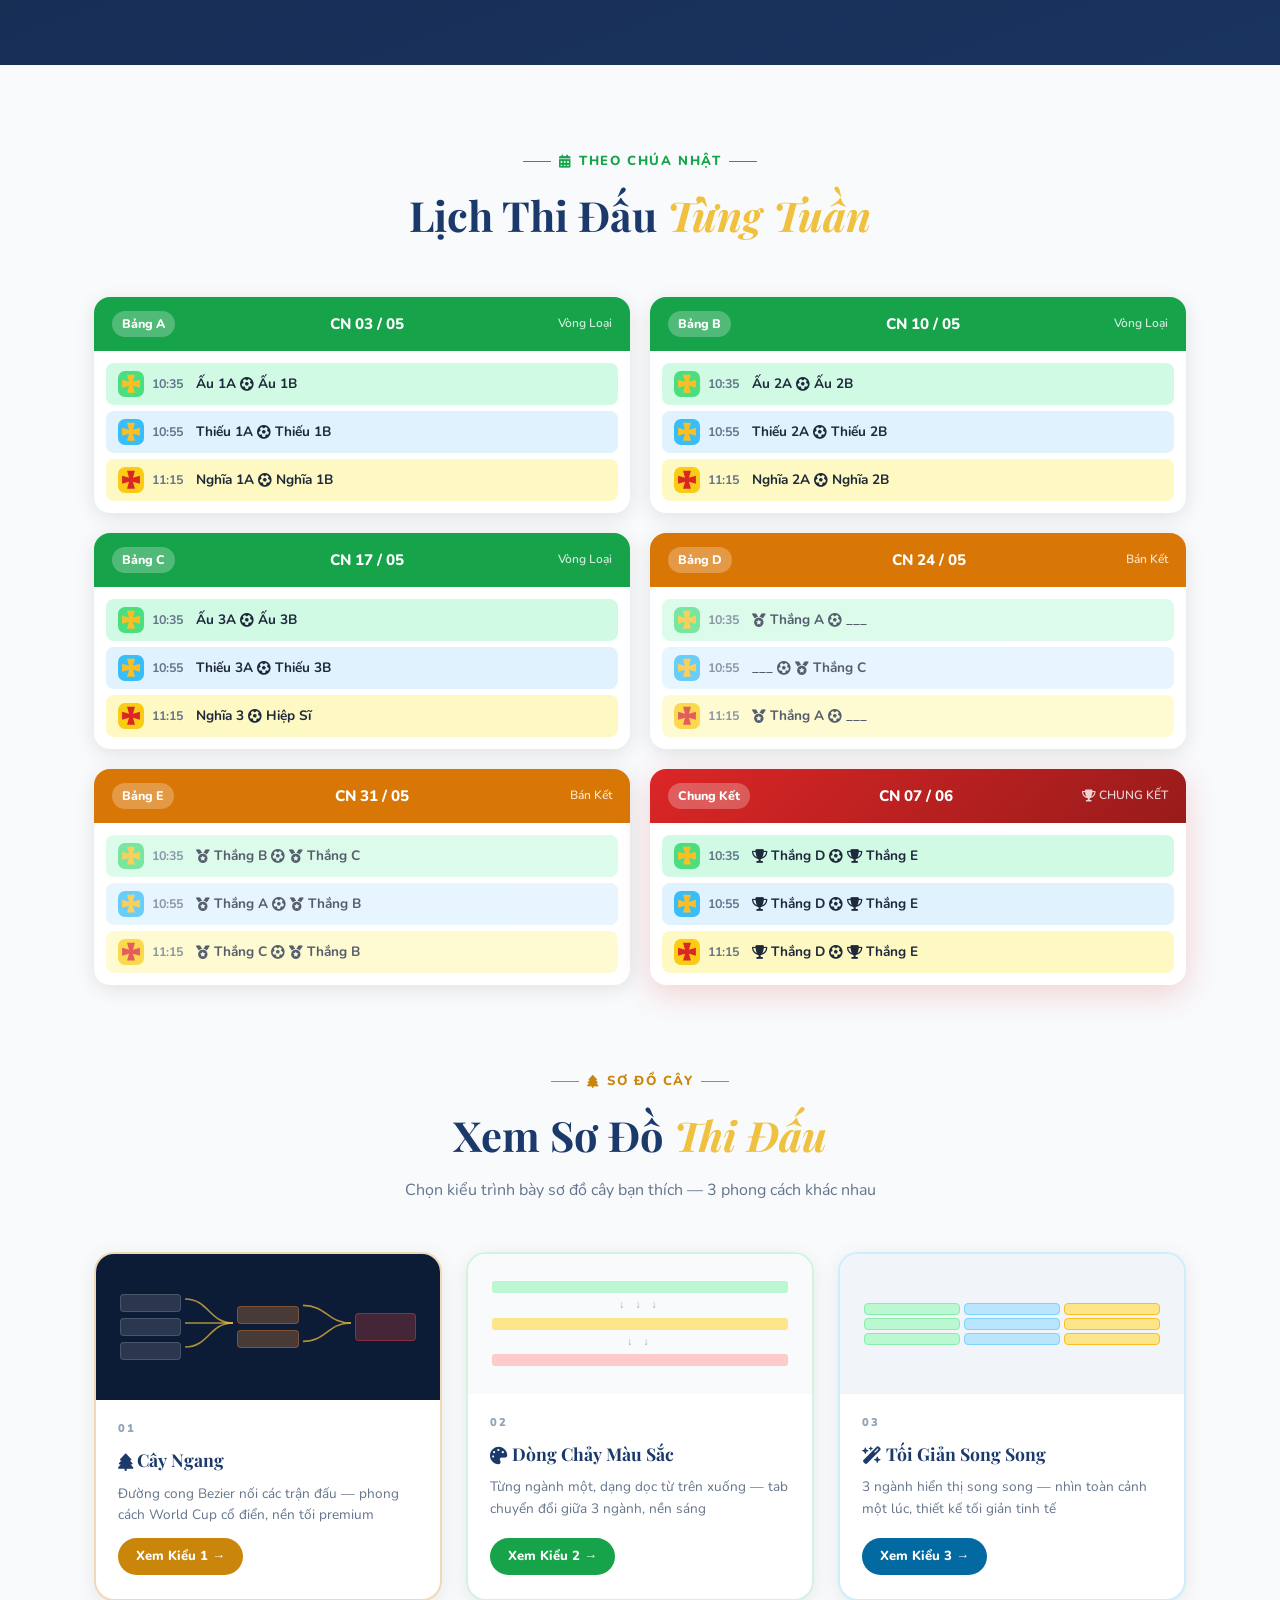
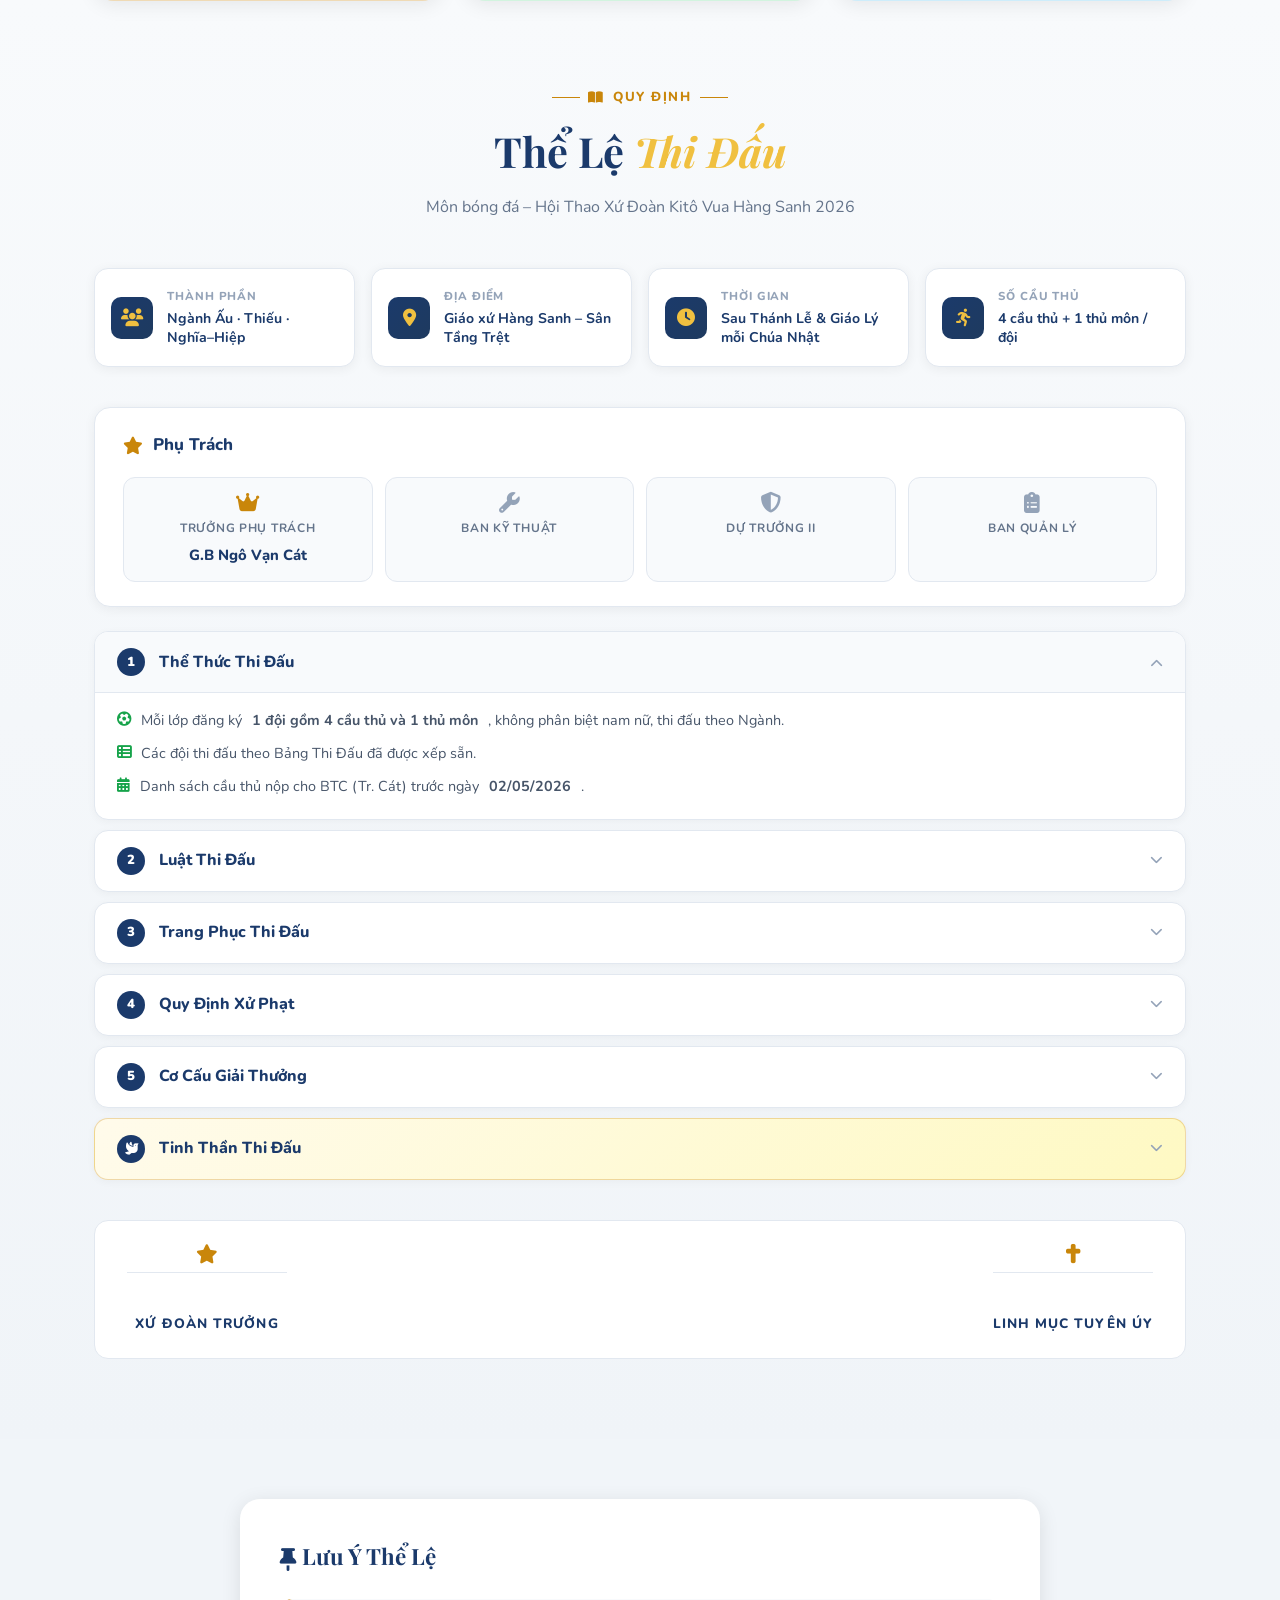
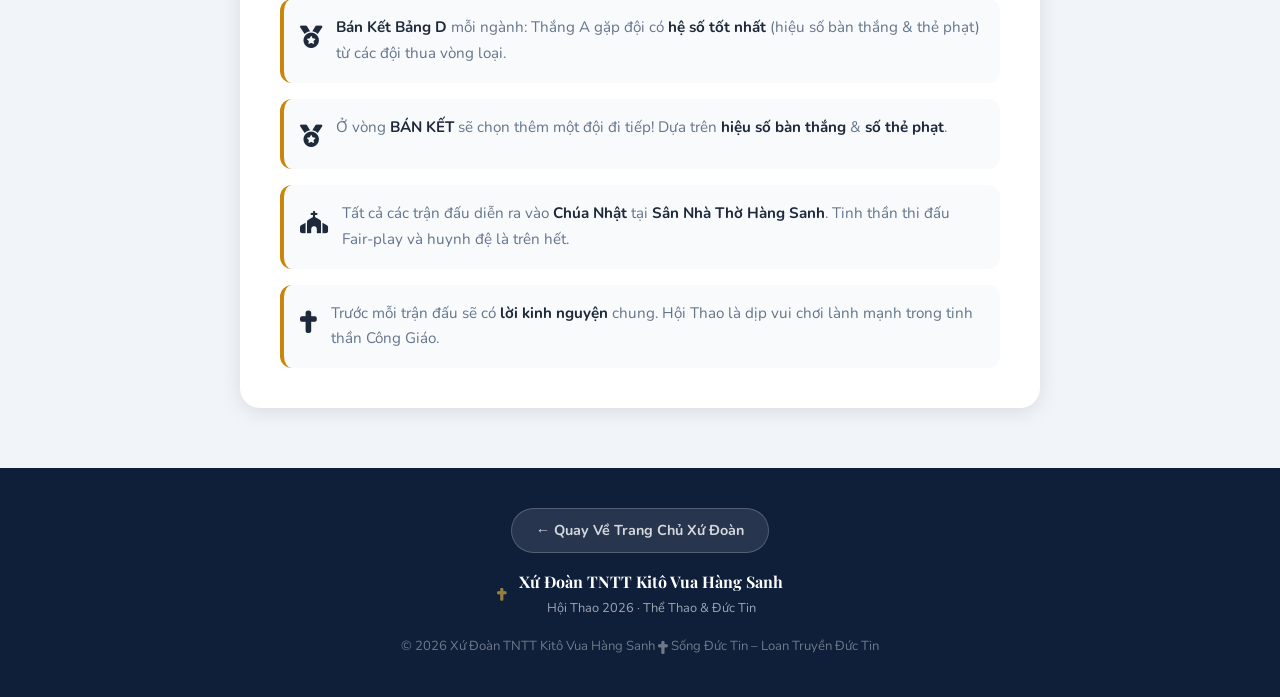
<file: hoithao.html>
<!DOCTYPE html>
<html lang="vi">
<head>
  <meta charset="UTF-8" />
  <link rel="icon" type="image/jpeg" href="https://giaoly.edu.vn/tabor/assets/images/logo_phong_trao.jpg"/>
  <meta name="viewport" content="width=device-width, initial-scale=1.0" />
  <title>Hội Thao 2026 – Xứ Đoàn TNTT Kitô Vua Hàng Sanh</title>
  <link rel="preconnect" href="https://fonts.googleapis.com" />
  <link rel="preconnect" href="https://fonts.gstatic.com" crossorigin />
  <link href="https://fonts.googleapis.com/css2?family=Playfair+Display:ital,wght@0,700;1,700&family=Nunito:wght@400;600;700;800;900&display=swap" rel="stylesheet" />
  <link rel="stylesheet" href="hoithao.css?v=2" />
  <link rel="stylesheet" href="https://cdnjs.cloudflare.com/ajax/libs/font-awesome/6.5.1/css/all.min.css" />
</head>
<body>

  <!-- ░░ TOP NAV ░░ -->
  <nav class="ht-topnav">
    <a href="index.html" class="ht-back">← Trang Chủ</a>
    <span class="ht-topnav-title"><i class="fa-solid fa-cross"></i> Xứ Đoàn TNTT Kitô Vua Hàng Sanh</span>
    <nav class="ht-topnav-links">
      <a href="#thele"><i class="fa-solid fa-book-open"></i> Thể Lệ</a>
      <a href="#bracket"><i class="fa-solid fa-futbol"></i> Lịch Thi Đấu</a>
      <a href="bracket-v1.html"><i class="fa-solid fa-diagram-project"></i> Sơ Đồ Thi Đấu</a>
    </nav>
    <span class="ht-topnav-year">2026</span>
  </nav>

  <!-- ░░ HERO ░░ -->
  <section class="ht-hero">
    <div class="ht-hero-bg">
      <span class="bg-ball b1"><i class="fa-solid fa-futbol"></i></span>
      <span class="bg-ball b2"><i class="fa-solid fa-futbol"></i></span>
      <span class="bg-ball b3"><i class="fa-solid fa-futbol"></i></span>
      <span class="bg-cross c1"><i class="fa-solid fa-cross"></i></span>
      <span class="bg-cross c2"><i class="fa-solid fa-cross"></i></span>
      <span class="bg-star s1">✠</span>
    </div>
    <div class="ht-hero-inner">
      <div class="ht-eyebrow"><i class="fa-solid fa-futbol"></i> Thể Thao &amp; Đức Tin <i class="fa-solid fa-cross"></i></div>
      <h1 class="ht-title">
        HỘI THAO
        <em>XỨ ĐOÀN TNTT</em>
        KITÔ VUA HÀNG SANH
      </h1>
      <div class="ht-dates">
        <span class="date-chip start"><i class="fa-solid fa-calendar-days"></i> 03 / 05 / 2026</span>
        <span class="date-sep">→</span>
        <span class="date-chip end"><i class="fa-solid fa-trophy"></i> 07 / 06 / 2026</span>
      </div>
      <div class="ht-tags">
        <span><i class="fa-solid fa-futbol"></i> Bóng Đá</span>
        <span><i class="fa-solid fa-cross"></i> 3 Ngành</span>
        <span><i class="fa-solid fa-location-dot"></i> Sân Nhà Thờ Hàng Sanh</span>
        <span><i class="fa-solid fa-clock"></i> 10:35 – 11:30</span>
        <span><i class="fa-solid fa-calendar-days"></i> 6 Chúa Nhật</span>
      </div>
    </div>
    <div class="ht-wave">
      <svg viewBox="0 0 1440 80" preserveAspectRatio="none">
        <path d="M0,40 C360,0 1080,80 1440,40 L1440,80 L0,80 Z" fill="#0f1f3a"/>
      </svg>
    </div>
  </section>

  <!-- ░░ TIMELINE ░░ -->
  <section class="ht-timeline">
    <div class="tl-wrap">
      <div class="tl-item vl">
        <div class="tl-circle vl">A</div>
        <div class="tl-info">
          <strong>Bảng A</strong>
          <span>CN 03/05</span>
          <em>Vòng Loại</em>
        </div>
      </div>
      <div class="tl-line"></div>
      <div class="tl-item vl">
        <div class="tl-circle vl">B</div>
        <div class="tl-info">
          <strong>Bảng B</strong>
          <span>CN 10/05</span>
          <em>Vòng Loại</em>
        </div>
      </div>
      <div class="tl-line"></div>
      <div class="tl-item vl">
        <div class="tl-circle vl">C</div>
        <div class="tl-info">
          <strong>Bảng C</strong>
          <span>CN 17/05</span>
          <em>Vòng Loại</em>
        </div>
      </div>
      <div class="tl-line bk"></div>
      <div class="tl-item bk">
        <div class="tl-circle bk">D</div>
        <div class="tl-info">
          <strong>Bảng D</strong>
          <span>CN 24/05</span>
          <em>Bán Kết</em>
        </div>
      </div>
      <div class="tl-line bk"></div>
      <div class="tl-item bk">
        <div class="tl-circle bk">E</div>
        <div class="tl-info">
          <strong>Bảng E</strong>
          <span>CN 31/05</span>
          <em>Bán Kết</em>
        </div>
      </div>
      <div class="tl-line ck"></div>
      <div class="tl-item ck">
        <div class="tl-circle ck"><i class="fa-solid fa-trophy"></i></div>
        <div class="tl-info">
          <strong>Chung Kết</strong>
          <span>CN 07/06</span>
          <em>Trận Cuối</em>
        </div>
      </div>
    </div>
  </section>

  <!-- ░░ BRACKET TABLE ░░ -->
  <section class="ht-bracket" id="bracket">
    <div class="ht-container">
      <div class="ht-section-header">
        <span class="ht-section-tag"><i class="fa-solid fa-futbol"></i> Lịch Thi Đấu</span>
        <h2>Bảng Đấu Tổng Hợp</h2>
        <p>Lịch thi đấu chính thức cho cả 3 ngành – Kết quả sẽ được cập nhật sau từng trận</p>
      </div>

      <div class="table-scroll-wrap">
        <table class="bracket-table">
          <thead>
            <tr class="tr-phase">
              <th class="th-corner" rowspan="2">
                <div class="corner-box">
                  <span class="corner-ngay">Ngày</span>
                  <div class="corner-slash"></div>
                  <span class="corner-nganh">Ngành</span>
                </div>
              </th>
              <th colspan="3" class="th-phase ph-vl">Vòng Loại</th>
              <th colspan="2" class="th-phase ph-bk">Bán Kết</th>
              <th class="th-phase ph-ck"><i class="fa-solid fa-trophy"></i> Chung Kết</th>
            </tr>
            <tr class="tr-round">
              <th class="th-round vl-col">
                <div class="round-lbl vl">A</div>
                <div class="round-dt">CN 03/05</div>
              </th>
              <th class="th-round vl-col">
                <div class="round-lbl vl">B</div>
                <div class="round-dt">CN 10/05</div>
              </th>
              <th class="th-round vl-col">
                <div class="round-lbl vl">C</div>
                <div class="round-dt">CN 17/05</div>
              </th>
              <th class="th-round bk-col">
                <div class="round-lbl bk">D</div>
                <div class="round-dt">CN 24/05</div>
              </th>
              <th class="th-round bk-col">
                <div class="round-lbl bk">E</div>
                <div class="round-dt">CN 31/05</div>
              </th>
              <th class="th-round ck-col">
                <div class="round-lbl ck">CK</div>
                <div class="round-dt">CN 07/06</div>
              </th>
            </tr>
          </thead>
          <tbody>

            <!-- ── ẤU NHI ── -->
            <tr class="tr-match au-row">
              <td class="td-nganh">
                <div class="ng-icon"></div>
                <div class="ng-name">Ấu Nhi</div>
                <div class="ng-time">10:35 – 10:50</div>
              </td>
              <td class="mc vl-cell">
                <div class="match-chip">
                  <span class="team">Ấu 1A</span>
                  <span class="vs-dot">VS</span>
                  <span class="team">Ấu 1B</span>
                </div>
              </td>
              <td class="mc vl-cell">
                <div class="match-chip">
                  <span class="team">Ấu 2A</span>
                  <span class="vs-dot">VS</span>
                  <span class="team">Ấu 2B</span>
                </div>
              </td>
              <td class="mc vl-cell">
                <div class="match-chip">
                  <span class="team">Ấu 3A</span>
                  <span class="vs-dot">VS</span>
                  <span class="team">Ấu 3B</span>
                </div>
              </td>
              <td class="mc bk-cell" data-match="au-D">
                <div class="match-chip tbd">
                  <span class="team tbd-t"><i class="fa-solid fa-medal"></i> A</span>
                  <span class="vs-dot">VS</span>
                  <span class="team tbd-t">___</span>
                </div>
              </td>
              <td class="mc bk-cell" data-match="au-E">
                <div class="match-chip tbd">
                  <span class="team tbd-t"><i class="fa-solid fa-medal"></i> B</span>
                  <span class="vs-dot">VS</span>
                  <span class="team tbd-t"><i class="fa-solid fa-medal"></i> C</span>
                </div>
              </td>
              <td class="mc ck-cell" data-match="au-CK">
                <div class="match-chip champion">
                  <span class="team champ-t"><i class="fa-solid fa-trophy"></i> D</span>
                  <span class="vs-dot">VS</span>
                  <span class="team champ-t"><i class="fa-solid fa-trophy"></i> E</span>
                </div>
              </td>
            </tr>
            <tr class="tr-score au-score">
              <td class="score-lbl">Tỉ Số</td>
              <td class="score-cell" data-match="au-A"></td>
              <td class="score-cell" data-match="au-B"></td>
              <td class="score-cell" data-match="au-C"></td>
              <td class="score-cell" data-match="au-D"></td>
              <td class="score-cell" data-match="au-E"></td>
              <td class="score-cell" data-match="au-CK"></td>
            </tr>

            <!-- ── THIẾU NHI ── -->
            <tr class="tr-match thieu-row">
              <td class="td-nganh">
                <div class="ng-icon"></div>
                <div class="ng-name">Thiếu Nhi</div>
                <div class="ng-time">10:55 – 11:10</div>
              </td>
              <td class="mc vl-cell">
                <div class="match-chip">
                  <span class="team">Thiếu 1A</span>
                  <span class="vs-dot">VS</span>
                  <span class="team">Thiếu 1B</span>
                </div>
              </td>
              <td class="mc vl-cell">
                <div class="match-chip">
                  <span class="team">Thiếu 2A</span>
                  <span class="vs-dot">VS</span>
                  <span class="team">Thiếu 2B</span>
                </div>
              </td>
              <td class="mc vl-cell">
                <div class="match-chip">
                  <span class="team">Thiếu 3A</span>
                  <span class="vs-dot">VS</span>
                  <span class="team">Thiếu 3B</span>
                </div>
              </td>
              <td class="mc bk-cell" data-match="th-D">
                <div class="match-chip tbd">
                  <span class="team tbd-t">___</span>
                  <span class="vs-dot">VS</span>
                  <span class="team tbd-t"><i class="fa-solid fa-medal"></i> C</span>
                </div>
              </td>
              <td class="mc bk-cell" data-match="th-E">
                <div class="match-chip tbd">
                  <span class="team tbd-t"><i class="fa-solid fa-medal"></i> A</span>
                  <span class="vs-dot">VS</span>
                  <span class="team tbd-t"><i class="fa-solid fa-medal"></i> B</span>
                </div>
              </td>
              <td class="mc ck-cell" data-match="th-CK">
                <div class="match-chip champion">
                  <span class="team champ-t"><i class="fa-solid fa-trophy"></i> D</span>
                  <span class="vs-dot">VS</span>
                  <span class="team champ-t"><i class="fa-solid fa-trophy"></i> E</span>
                </div>
              </td>
            </tr>
            <tr class="tr-score thieu-score">
              <td class="score-lbl">Tỉ Số</td>
              <td class="score-cell" data-match="th-A"></td>
              <td class="score-cell" data-match="th-B"></td>
              <td class="score-cell" data-match="th-C"></td>
              <td class="score-cell" data-match="th-D"></td>
              <td class="score-cell" data-match="th-E"></td>
              <td class="score-cell" data-match="th-CK"></td>
            </tr>

            <!-- ── NGHĨA SĨ – HIỆP SĨ ── -->
            <tr class="tr-match nghia-row">
              <td class="td-nganh">
                <div class="ng-icon"></div>
                <div class="ng-name">Nghĩa – Hiệp</div>
                <div class="ng-time">11:15 – 11:30</div>
              </td>
              <td class="mc vl-cell">
                <div class="match-chip">
                  <span class="team">Nghĩa 1A</span>
                  <span class="vs-dot">VS</span>
                  <span class="team">Nghĩa 1B</span>
                </div>
              </td>
              <td class="mc vl-cell">
                <div class="match-chip">
                  <span class="team">Nghĩa 2A</span>
                  <span class="vs-dot">VS</span>
                  <span class="team">Nghĩa 2B</span>
                </div>
              </td>
              <td class="mc vl-cell">
                <div class="match-chip">
                  <span class="team">Nghĩa 3</span>
                  <span class="vs-dot">VS</span>
                  <span class="team">Hiệp</span>
                </div>
              </td>
              <td class="mc bk-cell" data-match="ng-D">
                <div class="match-chip tbd">
                  <span class="team tbd-t"><i class="fa-solid fa-medal"></i> A</span>
                  <span class="vs-dot">VS</span>
                  <span class="team tbd-t">___</span>
                </div>
              </td>
              <td class="mc bk-cell" data-match="ng-E">
                <div class="match-chip tbd">
                  <span class="team tbd-t"><i class="fa-solid fa-medal"></i> C</span>
                  <span class="vs-dot">VS</span>
                  <span class="team tbd-t"><i class="fa-solid fa-medal"></i> B</span>
                </div>
              </td>
              <td class="mc ck-cell" data-match="ng-CK">
                <div class="match-chip champion">
                  <span class="team champ-t"><i class="fa-solid fa-trophy"></i> D</span>
                  <span class="vs-dot">VS</span>
                  <span class="team champ-t"><i class="fa-solid fa-trophy"></i> E</span>
                </div>
              </td>
            </tr>
            <tr class="tr-score nghia-score">
              <td class="score-lbl">Tỉ Số</td>
              <td class="score-cell" data-match="ng-A"></td>
              <td class="score-cell" data-match="ng-B"></td>
              <td class="score-cell" data-match="ng-C"></td>
              <td class="score-cell" data-match="ng-D"></td>
              <td class="score-cell" data-match="ng-E"></td>
              <td class="score-cell" data-match="ng-CK"></td>
            </tr>

          </tbody>
        </table>
      </div><!-- /table-scroll-wrap -->
      <p class="bracket-legend"><span class="leg-y">2</span> Thẻ vàng &ensp;<span class="leg-r">1</span> Thẻ đỏ &ensp;⚽ <strong>Pen. 4–3</strong> = hòa, đá luân lưu kết quả 4–3</p>
    </div>
  </section>

  <!-- ░░ NGÀNH CARDS ░░ -->
  <section class="ht-nganh-section">
    <div class="ht-container">
      <div class="ht-section-header">
        <span class="ht-section-tag"><i class="fa-solid fa-futbol"></i> Chi Tiết Từng Ngành</span>
        <h2>Lịch Thi Đấu <em>3 Ngành</em></h2>
      </div>

      <div class="nganh-tabs">
        <button class="ntab active" data-tab="au"><span class="ntab-cross"></span> Ấu Nhi</button>
        <button class="ntab" data-tab="thieu"><span class="ntab-cross"></span> Thiếu Nhi</button>
        <button class="ntab" data-tab="nghia"><span class="ntab-cross"></span> Nghĩa–Hiệp</button>
      </div>

      <!-- ẤU NHI -->
      <div class="nganh-panel active" id="tab-au">
        <div class="np-header au-header">
          <div class="np-icon"></div>
          <div class="np-meta">
            <h3>Ngành Ấu Nhi</h3>
            <span>Giờ thi đấu: 10:35 – 10:50 mỗi Chúa Nhật</span>
          </div>
          <div class="np-teams-badge">6 Đội</div>
        </div>
        <div class="np-rounds">
          <div class="nr-card vl">
            <div class="nr-round-badge vl">A</div>
            <div class="nr-details">
              <span class="nr-phase vl">Vòng Loại</span>
              <div class="nr-match-display">
                <span class="nr-team">Ấu 1A</span>
                <span class="nr-ball"><i class="fa-solid fa-futbol"></i></span>
                <span class="nr-team">Ấu 1B</span>
              </div>
              <span class="nr-date-tag"><i class="fa-solid fa-calendar-days"></i> CN 03/05/2026</span>
            </div>
            <div class="nr-score-box" data-match="au-A"></div>
          </div>
          <div class="nr-card vl">
            <div class="nr-round-badge vl">B</div>
            <div class="nr-details">
              <span class="nr-phase vl">Vòng Loại</span>
              <div class="nr-match-display">
                <span class="nr-team">Ấu 2A</span>
                <span class="nr-ball"><i class="fa-solid fa-futbol"></i></span>
                <span class="nr-team">Ấu 2B</span>
              </div>
              <span class="nr-date-tag"><i class="fa-solid fa-calendar-days"></i> CN 10/05/2026</span>
            </div>
            <div class="nr-score-box" data-match="au-B"></div>
          </div>
          <div class="nr-card vl">
            <div class="nr-round-badge vl">C</div>
            <div class="nr-details">
              <span class="nr-phase vl">Vòng Loại</span>
              <div class="nr-match-display">
                <span class="nr-team">Ấu 3A</span>
                <span class="nr-ball"><i class="fa-solid fa-futbol"></i></span>
                <span class="nr-team">Ấu 3B</span>
              </div>
              <span class="nr-date-tag"><i class="fa-solid fa-calendar-days"></i> CN 17/05/2026</span>
            </div>
            <div class="nr-score-box" data-match="au-C"></div>
          </div>
          <div class="nr-card bk">
            <div class="nr-round-badge bk">D</div>
            <div class="nr-details">
              <span class="nr-phase bk">Bán Kết</span>
              <div class="nr-match-display tbd">
                <span class="nr-team"><i class="fa-solid fa-medal"></i> Thắng A</span>
                <span class="nr-ball"><i class="fa-solid fa-futbol"></i></span>
                <span class="nr-team">___</span>
              </div>
              <span class="nr-date-tag"><i class="fa-solid fa-calendar-days"></i> CN 24/05/2026</span>
            </div>
            <div class="nr-score-box" data-match="au-D"></div>
          </div>
          <div class="nr-card bk">
            <div class="nr-round-badge bk">E</div>
            <div class="nr-details">
              <span class="nr-phase bk">Bán Kết</span>
              <div class="nr-match-display tbd">
                <span class="nr-team"><i class="fa-solid fa-medal"></i> Thắng B</span>
                <span class="nr-ball"><i class="fa-solid fa-futbol"></i></span>
                <span class="nr-team"><i class="fa-solid fa-medal"></i> Thắng C</span>
              </div>
              <span class="nr-date-tag"><i class="fa-solid fa-calendar-days"></i> CN 31/05/2026</span>
            </div>
            <div class="nr-score-box" data-match="au-E"></div>
          </div>
          <div class="nr-card ck">
            <div class="nr-round-badge ck"><i class="fa-solid fa-trophy"></i></div>
            <div class="nr-details">
              <span class="nr-phase ck">Chung Kết</span>
              <div class="nr-match-display tbd champion">
                <span class="nr-team"><i class="fa-solid fa-trophy"></i> Thắng D</span>
                <span class="nr-ball"><i class="fa-solid fa-futbol"></i></span>
                <span class="nr-team"><i class="fa-solid fa-trophy"></i> Thắng E</span>
              </div>
              <span class="nr-date-tag"><i class="fa-solid fa-calendar-days"></i> CN 07/06/2026</span>
            </div>
            <div class="nr-score-box champion-box" data-match="au-CK"><i class="fa-solid fa-medal"></i></div>
          </div>
        </div>
      </div>

      <!-- THIẾU NHI -->
      <div class="nganh-panel" id="tab-thieu">
        <div class="np-header thieu-header">
          <div class="np-icon"></div>
          <div class="np-meta">
            <h3>Ngành Thiếu Nhi</h3>
            <span>Giờ thi đấu: 10:55 – 11:10 mỗi Chúa Nhật</span>
          </div>
          <div class="np-teams-badge">6 Đội</div>
        </div>
        <div class="np-rounds">
          <div class="nr-card vl">
            <div class="nr-round-badge vl">A</div>
            <div class="nr-details">
              <span class="nr-phase vl">Vòng Loại</span>
              <div class="nr-match-display">
                <span class="nr-team">Thiếu 1A</span>
                <span class="nr-ball"><i class="fa-solid fa-futbol"></i></span>
                <span class="nr-team">Thiếu 1B</span>
              </div>
              <span class="nr-date-tag"><i class="fa-solid fa-calendar-days"></i> CN 03/05/2026</span>
            </div>
            <div class="nr-score-box" data-match="th-A"></div>
          </div>
          <div class="nr-card vl">
            <div class="nr-round-badge vl">B</div>
            <div class="nr-details">
              <span class="nr-phase vl">Vòng Loại</span>
              <div class="nr-match-display">
                <span class="nr-team">Thiếu 2A</span>
                <span class="nr-ball"><i class="fa-solid fa-futbol"></i></span>
                <span class="nr-team">Thiếu 2B</span>
              </div>
              <span class="nr-date-tag"><i class="fa-solid fa-calendar-days"></i> CN 10/05/2026</span>
            </div>
            <div class="nr-score-box" data-match="th-B"></div>
          </div>
          <div class="nr-card vl">
            <div class="nr-round-badge vl">C</div>
            <div class="nr-details">
              <span class="nr-phase vl">Vòng Loại</span>
              <div class="nr-match-display">
                <span class="nr-team">Thiếu 3A</span>
                <span class="nr-ball"><i class="fa-solid fa-futbol"></i></span>
                <span class="nr-team">Thiếu 3B</span>
              </div>
              <span class="nr-date-tag"><i class="fa-solid fa-calendar-days"></i> CN 17/05/2026</span>
            </div>
            <div class="nr-score-box" data-match="th-C"></div>
          </div>
          <div class="nr-card bk">
            <div class="nr-round-badge bk">D</div>
            <div class="nr-details">
              <span class="nr-phase bk">Bán Kết</span>
              <div class="nr-match-display tbd">
                <span class="nr-team">___</span>
                <span class="nr-ball"><i class="fa-solid fa-futbol"></i></span>
                <span class="nr-team"><i class="fa-solid fa-medal"></i> Thắng C</span>
              </div>
              <span class="nr-date-tag"><i class="fa-solid fa-calendar-days"></i> CN 24/05/2026</span>
            </div>
            <div class="nr-score-box" data-match="th-D"></div>
          </div>
          <div class="nr-card bk">
            <div class="nr-round-badge bk">E</div>
            <div class="nr-details">
              <span class="nr-phase bk">Bán Kết</span>
              <div class="nr-match-display tbd">
                <span class="nr-team"><i class="fa-solid fa-medal"></i> Thắng A</span>
                <span class="nr-ball"><i class="fa-solid fa-futbol"></i></span>
                <span class="nr-team"><i class="fa-solid fa-medal"></i> Thắng B</span>
              </div>
              <span class="nr-date-tag"><i class="fa-solid fa-calendar-days"></i> CN 31/05/2026</span>
            </div>
            <div class="nr-score-box" data-match="th-E"></div>
          </div>
          <div class="nr-card ck">
            <div class="nr-round-badge ck"><i class="fa-solid fa-trophy"></i></div>
            <div class="nr-details">
              <span class="nr-phase ck">Chung Kết</span>
              <div class="nr-match-display tbd champion">
                <span class="nr-team"><i class="fa-solid fa-trophy"></i> Thắng D</span>
                <span class="nr-ball"><i class="fa-solid fa-futbol"></i></span>
                <span class="nr-team"><i class="fa-solid fa-trophy"></i> Thắng E</span>
              </div>
              <span class="nr-date-tag"><i class="fa-solid fa-calendar-days"></i> CN 07/06/2026</span>
            </div>
            <div class="nr-score-box champion-box" data-match="th-CK"><i class="fa-solid fa-medal"></i></div>
          </div>
        </div>
      </div>

      <!-- NGHĨA SĨ – HIỆP SĨ -->
      <div class="nganh-panel" id="tab-nghia">
        <div class="np-header nghia-header">
          <div class="np-icon"></div>
          <div class="np-meta">
            <h3>Ngành Nghĩa Sĩ – Hiệp Sĩ</h3>
            <span>Giờ thi đấu: 11:15 – 11:30 mỗi Chúa Nhật</span>
          </div>
          <div class="np-teams-badge">6 Đội</div>
        </div>
        <div class="np-rounds">
          <div class="nr-card vl">
            <div class="nr-round-badge vl">A</div>
            <div class="nr-details">
              <span class="nr-phase vl">Vòng Loại</span>
              <div class="nr-match-display">
                <span class="nr-team">Nghĩa 1A</span>
                <span class="nr-ball"><i class="fa-solid fa-futbol"></i></span>
                <span class="nr-team">Nghĩa 1B</span>
              </div>
              <span class="nr-date-tag"><i class="fa-solid fa-calendar-days"></i> CN 03/05/2026</span>
            </div>
            <div class="nr-score-box" data-match="ng-A"></div>
          </div>
          <div class="nr-card vl">
            <div class="nr-round-badge vl">B</div>
            <div class="nr-details">
              <span class="nr-phase vl">Vòng Loại</span>
              <div class="nr-match-display">
                <span class="nr-team">Nghĩa 2A</span>
                <span class="nr-ball"><i class="fa-solid fa-futbol"></i></span>
                <span class="nr-team">Nghĩa 2B</span>
              </div>
              <span class="nr-date-tag"><i class="fa-solid fa-calendar-days"></i> CN 10/05/2026</span>
            </div>
            <div class="nr-score-box" data-match="ng-B"></div>
          </div>
          <div class="nr-card vl">
            <div class="nr-round-badge vl">C</div>
            <div class="nr-details">
              <span class="nr-phase vl">Vòng Loại</span>
              <div class="nr-match-display">
                <span class="nr-team">Nghĩa 3</span>
                <span class="nr-ball"><i class="fa-solid fa-futbol"></i></span>
                <span class="nr-team">Hiệp Sĩ</span>
              </div>
              <span class="nr-date-tag"><i class="fa-solid fa-calendar-days"></i> CN 17/05/2026</span>
            </div>
            <div class="nr-score-box" data-match="ng-C"></div>
          </div>
          <div class="nr-card bk">
            <div class="nr-round-badge bk">D</div>
            <div class="nr-details">
              <span class="nr-phase bk">Bán Kết</span>
              <div class="nr-match-display tbd">
                <span class="nr-team"><i class="fa-solid fa-medal"></i> Thắng A</span>
                <span class="nr-ball"><i class="fa-solid fa-futbol"></i></span>
                <span class="nr-team">___</span>
              </div>
              <span class="nr-date-tag"><i class="fa-solid fa-calendar-days"></i> CN 24/05/2026</span>
            </div>
            <div class="nr-score-box" data-match="ng-D"></div>
          </div>
          <div class="nr-card bk">
            <div class="nr-round-badge bk">E</div>
            <div class="nr-details">
              <span class="nr-phase bk">Bán Kết</span>
              <div class="nr-match-display tbd">
                <span class="nr-team"><i class="fa-solid fa-medal"></i> Thắng C</span>
                <span class="nr-ball"><i class="fa-solid fa-futbol"></i></span>
                <span class="nr-team"><i class="fa-solid fa-medal"></i> Thắng B</span>
              </div>
              <span class="nr-date-tag"><i class="fa-solid fa-calendar-days"></i> CN 31/05/2026</span>
            </div>
            <div class="nr-score-box" data-match="ng-E"></div>
          </div>
          <div class="nr-card ck">
            <div class="nr-round-badge ck"><i class="fa-solid fa-trophy"></i></div>
            <div class="nr-details">
              <span class="nr-phase ck">Chung Kết</span>
              <div class="nr-match-display tbd champion">
                <span class="nr-team"><i class="fa-solid fa-trophy"></i> Thắng D</span>
                <span class="nr-ball"><i class="fa-solid fa-futbol"></i></span>
                <span class="nr-team"><i class="fa-solid fa-trophy"></i> Thắng E</span>
              </div>
              <span class="nr-date-tag"><i class="fa-solid fa-calendar-days"></i> CN 07/06/2026</span>
            </div>
            <div class="nr-score-box champion-box" data-match="ng-CK"><i class="fa-solid fa-medal"></i></div>
          </div>
        </div>
      </div>

    </div><!-- /ht-container -->
  </section>

  <!-- ░░ LỊCH TỪNG NGÀY ░░ -->
  <section class="ht-weekly">
    <div class="ht-container">
      <div class="ht-section-header">
        <span class="ht-section-tag"><i class="fa-solid fa-calendar-days"></i> Theo Chúa Nhật</span>
        <h2>Lịch Thi Đấu <em>Từng Tuần</em></h2>
      </div>
      <div class="weekly-grid">

        <div class="week-card">
          <div class="wk-header vl">
            <span class="wk-badge">Bảng A</span>
            <span class="wk-date">CN 03 / 05</span>
            <span class="wk-tag">Vòng Loại</span>
          </div>
          <div class="wk-matches">
            <div class="wk-match au" data-match="au-A">
              <span class="wk-nganh"></span>
              <span class="wk-time">10:35</span>
              <span class="wk-vs">Ấu 1A <i class="fa-solid fa-futbol"></i> Ấu 1B</span>
            </div>
            <div class="wk-match thieu" data-match="th-A">
              <span class="wk-nganh"></span>
              <span class="wk-time">10:55</span>
              <span class="wk-vs">Thiếu 1A <i class="fa-solid fa-futbol"></i> Thiếu 1B</span>
            </div>
            <div class="wk-match nghia" data-match="ng-A">
              <span class="wk-nganh"></span>
              <span class="wk-time">11:15</span>
              <span class="wk-vs">Nghĩa 1A <i class="fa-solid fa-futbol"></i> Nghĩa 1B</span>
            </div>
          </div>
        </div>

        <div class="week-card">
          <div class="wk-header vl">
            <span class="wk-badge">Bảng B</span>
            <span class="wk-date">CN 10 / 05</span>
            <span class="wk-tag">Vòng Loại</span>
          </div>
          <div class="wk-matches">
            <div class="wk-match au" data-match="au-B">
              <span class="wk-nganh"></span>
              <span class="wk-time">10:35</span>
              <span class="wk-vs">Ấu 2A <i class="fa-solid fa-futbol"></i> Ấu 2B</span>
            </div>
            <div class="wk-match thieu" data-match="th-B">
              <span class="wk-nganh"></span>
              <span class="wk-time">10:55</span>
              <span class="wk-vs">Thiếu 2A <i class="fa-solid fa-futbol"></i> Thiếu 2B</span>
            </div>
            <div class="wk-match nghia" data-match="ng-B">
              <span class="wk-nganh"></span>
              <span class="wk-time">11:15</span>
              <span class="wk-vs">Nghĩa 2A <i class="fa-solid fa-futbol"></i> Nghĩa 2B</span>
            </div>
          </div>
        </div>

        <div class="week-card">
          <div class="wk-header vl">
            <span class="wk-badge">Bảng C</span>
            <span class="wk-date">CN 17 / 05</span>
            <span class="wk-tag">Vòng Loại</span>
          </div>
          <div class="wk-matches">
            <div class="wk-match au" data-match="au-C">
              <span class="wk-nganh"></span>
              <span class="wk-time">10:35</span>
              <span class="wk-vs">Ấu 3A <i class="fa-solid fa-futbol"></i> Ấu 3B</span>
            </div>
            <div class="wk-match thieu" data-match="th-C">
              <span class="wk-nganh"></span>
              <span class="wk-time">10:55</span>
              <span class="wk-vs">Thiếu 3A <i class="fa-solid fa-futbol"></i> Thiếu 3B</span>
            </div>
            <div class="wk-match nghia" data-match="ng-C">
              <span class="wk-nganh"></span>
              <span class="wk-time">11:15</span>
              <span class="wk-vs">Nghĩa 3 <i class="fa-solid fa-futbol"></i> Hiệp Sĩ</span>
            </div>
          </div>
        </div>

        <div class="week-card">
          <div class="wk-header bk">
            <span class="wk-badge">Bảng D</span>
            <span class="wk-date">CN 24 / 05</span>
            <span class="wk-tag">Bán Kết</span>
          </div>
          <div class="wk-matches">
            <div class="wk-match au tbd-match" data-match="au-D">
              <span class="wk-nganh"></span>
              <span class="wk-time">10:35</span>
              <span class="wk-vs"><i class="fa-solid fa-medal"></i> A <i class="fa-solid fa-futbol"></i> ___</span>
            </div>
            <div class="wk-match thieu tbd-match" data-match="th-D">
              <span class="wk-nganh"></span>
              <span class="wk-time">10:55</span>
              <span class="wk-vs">___ <i class="fa-solid fa-futbol"></i> <i class="fa-solid fa-medal"></i> C</span>
            </div>
            <div class="wk-match nghia tbd-match" data-match="ng-D">
              <span class="wk-nganh"></span>
              <span class="wk-time">11:15</span>
              <span class="wk-vs"><i class="fa-solid fa-medal"></i> A <i class="fa-solid fa-futbol"></i> ___</span>
            </div>
          </div>
        </div>

        <div class="week-card">
          <div class="wk-header bk">
            <span class="wk-badge">Bảng E</span>
            <span class="wk-date">CN 31 / 05</span>
            <span class="wk-tag">Bán Kết</span>
          </div>
          <div class="wk-matches">
            <div class="wk-match au tbd-match" data-match="au-E">
              <span class="wk-nganh"></span>
              <span class="wk-time">10:35</span>
              <span class="wk-vs"><i class="fa-solid fa-medal"></i> B <i class="fa-solid fa-futbol"></i> <i class="fa-solid fa-medal"></i> C</span>
            </div>
            <div class="wk-match thieu tbd-match" data-match="th-E">
              <span class="wk-nganh"></span>
              <span class="wk-time">10:55</span>
              <span class="wk-vs"><i class="fa-solid fa-medal"></i> A <i class="fa-solid fa-futbol"></i> <i class="fa-solid fa-medal"></i> B</span>
            </div>
            <div class="wk-match nghia tbd-match" data-match="ng-E">
              <span class="wk-nganh"></span>
              <span class="wk-time">11:15</span>
              <span class="wk-vs"><i class="fa-solid fa-medal"></i> C <i class="fa-solid fa-futbol"></i> <i class="fa-solid fa-medal"></i> B</span>
            </div>
          </div>
        </div>

        <div class="week-card champion-week">
          <div class="wk-header ck">
            <span class="wk-badge">Chung Kết</span>
            <span class="wk-date">CN 07 / 06</span>
            <span class="wk-tag"><i class="fa-solid fa-trophy"></i> CHUNG KẾT</span>
          </div>
          <div class="wk-matches">
            <div class="wk-match au tbd-match ck-match" data-match="au-CK">
              <span class="wk-nganh"></span>
              <span class="wk-time">10:35</span>
              <span class="wk-vs"><i class="fa-solid fa-trophy"></i> D <i class="fa-solid fa-futbol"></i> <i class="fa-solid fa-trophy"></i> E</span>
            </div>
            <div class="wk-match thieu tbd-match ck-match" data-match="th-CK">
              <span class="wk-nganh"></span>
              <span class="wk-time">10:55</span>
              <span class="wk-vs"><i class="fa-solid fa-trophy"></i> D <i class="fa-solid fa-futbol"></i> <i class="fa-solid fa-trophy"></i> E</span>
            </div>
            <div class="wk-match nghia tbd-match ck-match" data-match="ng-CK">
              <span class="wk-nganh"></span>
              <span class="wk-time">11:15</span>
              <span class="wk-vs"><i class="fa-solid fa-trophy"></i> D <i class="fa-solid fa-futbol"></i> <i class="fa-solid fa-trophy"></i> E</span>
            </div>
          </div>
        </div>

      </div>
    </div>
  </section>

  <!-- ░░ SƠ ĐỒ THI ĐẤU – CHỌN KIỂU ░░ -->
  <section class="ht-bracket-picker">
    <div class="ht-container">
      <div class="ht-section-header">
        <span class="ht-section-tag"><i class="fa-solid fa-tree"></i> Sơ Đồ Cây</span>
        <h2>Xem Sơ Đồ <em>Thi Đấu</em></h2>
        <p>Chọn kiểu trình bày sơ đồ cây bạn thích — 3 phong cách khác nhau</p>
      </div>
      <div class="picker-grid">
        <a href="bracket-v1.html" class="picker-card v1">
          <div class="pc-preview">
            <div class="pc-mockup">
              <div class="pm-col"><div class="pm-box"></div><div class="pm-box"></div><div class="pm-box"></div></div>
              <div class="pm-lines">
                <svg viewBox="0 0 60 90" fill="none"><path d="M0,15 C30,15 30,45 60,45" stroke="rgba(240,192,64,.7)" stroke-width="2"/><path d="M0,45 C30,45 30,45 60,45" stroke="rgba(240,192,64,.7)" stroke-width="2"/><path d="M0,75 C30,75 30,45 60,45" stroke="rgba(240,192,64,.7)" stroke-width="2"/></svg>
              </div>
              <div class="pm-col"><div class="pm-box mid"></div><div class="pm-box mid"></div></div>
              <div class="pm-lines"><svg viewBox="0 0 60 90" fill="none"><path d="M0,23 C30,23 30,45 60,45" stroke="rgba(240,192,64,.7)" stroke-width="2"/><path d="M0,68 C30,68 30,45 60,45" stroke="rgba(240,192,64,.7)" stroke-width="2"/></svg></div>
              <div class="pm-col"><div class="pm-box ck-box"></div></div>
            </div>
          </div>
          <div class="pc-info">
            <span class="pc-num">01</span>
            <h3><i class="fa-solid fa-tree"></i> Cây Ngang</h3>
            <p>Đường cong Bezier nối các trận đấu — phong cách World Cup cổ điển, nền tối premium</p>
            <span class="pc-btn">Xem Kiểu 1 →</span>
          </div>
        </a>
        <a href="bracket-v2.html" class="picker-card v2">
          <div class="pc-preview">
            <div class="pc-mockup light">
              <div class="pm-row-stack">
                <div class="pm-hrow green"></div>
                <div class="pm-arrow-row">↓ ↓ ↓</div>
                <div class="pm-hrow amber"></div>
                <div class="pm-arrow-row">↓ ↓</div>
                <div class="pm-hrow red"></div>
              </div>
            </div>
          </div>
          <div class="pc-info">
            <span class="pc-num">02</span>
            <h3><i class="fa-solid fa-palette"></i> Dòng Chảy Màu Sắc</h3>
            <p>Từng ngành một, dạng dọc từ trên xuống — tab chuyển đổi giữa 3 ngành, nền sáng</p>
            <span class="pc-btn">Xem Kiểu 2 →</span>
          </div>
        </a>
        <a href="bracket-v3.html" class="picker-card v3">
          <div class="pc-preview">
            <div class="pc-mockup grid3">
              <div class="pm-g3col au"><div class="pm-box sm"></div><div class="pm-box sm"></div><div class="pm-box sm"></div></div>
              <div class="pm-g3col th"><div class="pm-box sm"></div><div class="pm-box sm"></div><div class="pm-box sm"></div></div>
              <div class="pm-g3col ng"><div class="pm-box sm"></div><div class="pm-box sm"></div><div class="pm-box sm"></div></div>
            </div>
          </div>
          <div class="pc-info">
            <span class="pc-num">03</span>
            <h3><i class="fa-solid fa-wand-magic-sparkles"></i> Tối Giản Song Song</h3>
            <p>3 ngành hiển thị song song — nhìn toàn cảnh một lúc, thiết kế tối giản tinh tế</p>
            <span class="pc-btn">Xem Kiểu 3 →</span>
          </div>
        </a>
      </div>
    </div>
  </section>

  <!-- ░░ THỂ LỆ THI ĐẤU ░░ -->
  <section class="ht-thele" id="thele">
    <div class="ht-container">
      <div class="ht-section-header">
        <span class="ht-section-tag"><i class="fa-solid fa-book-open"></i> Quy Định</span>
        <h2>Thể Lệ <em>Thi Đấu</em></h2>
        <p>Môn bóng đá – Hội Thao Xứ Đoàn Kitô Vua Hàng Sanh 2026</p>
      </div>

      <!-- INFO CARDS row -->
      <div class="tl-info-grid">
        <div class="tl-info-card">
          <div class="tl-info-icon"><i class="fa-solid fa-users"></i></div>
          <div class="tl-info-body">
            <div class="tl-info-label">Thành phần</div>
            <div class="tl-info-val">Ngành Ấu · Thiếu · Nghĩa–Hiệp</div>
          </div>
        </div>
        <div class="tl-info-card">
          <div class="tl-info-icon"><i class="fa-solid fa-location-dot"></i></div>
          <div class="tl-info-body">
            <div class="tl-info-label">Địa điểm</div>
            <div class="tl-info-val">Giáo xứ Hàng Sanh – Sân Tầng Trệt</div>
          </div>
        </div>
        <div class="tl-info-card">
          <div class="tl-info-icon"><i class="fa-solid fa-clock"></i></div>
          <div class="tl-info-body">
            <div class="tl-info-label">Thời gian</div>
            <div class="tl-info-val">Sau Thánh Lễ & Giáo Lý mỗi Chúa Nhật</div>
          </div>
        </div>
        <div class="tl-info-card">
          <div class="tl-info-icon"><i class="fa-solid fa-person-running"></i></div>
          <div class="tl-info-body">
            <div class="tl-info-label">Số cầu thủ</div>
            <div class="tl-info-val">4 cầu thủ + 1 thủ môn / đội</div>
          </div>
        </div>
      </div>

      <!-- Phụ trách -->
      <div class="tl-block">
        <div class="tl-block-hd">
          <i class="fa-solid fa-star"></i>
          <h4>Phụ Trách</h4>
        </div>
        <div class="tl-phutach-row">
          <div class="tl-pt-item chief">
            <i class="fa-solid fa-crown"></i>
            <span class="tl-pt-role">Trưởng phụ trách</span>
            <span class="tl-pt-name">G.B Ngô Vạn Cát</span>
          </div>
          <div class="tl-pt-item">
            <i class="fa-solid fa-wrench"></i>
            <span class="tl-pt-role">Ban Kỹ Thuật</span>
          </div>
          <div class="tl-pt-item">
            <i class="fa-solid fa-shield-halved"></i>
            <span class="tl-pt-role">Dự Trưởng II</span>
          </div>
          <div class="tl-pt-item">
            <i class="fa-solid fa-clipboard-list"></i>
            <span class="tl-pt-role">Ban Quản Lý</span>
          </div>
        </div>
      </div>

      <!-- Accordion rules -->
      <div class="tl-rules">

        <details class="tl-rule-block" open>
          <summary class="tl-rule-hd">
            <span class="tl-rule-num">1</span>
            <span>Thể Thức Thi Đấu</span>
            <i class="fa-solid fa-chevron-down tl-chevron"></i>
          </summary>
          <ul class="tl-rule-list">
            <li><i class="fa-solid fa-futbol"></i> Mỗi lớp đăng ký <strong>1 đội gồm 4 cầu thủ và 1 thủ môn</strong>, không phân biệt nam nữ, thi đấu theo Ngành.</li>
            <li><i class="fa-solid fa-table-list"></i> Các đội thi đấu theo Bảng Thi Đấu đã được xếp sẵn.</li>
            <li><i class="fa-solid fa-calendar-days"></i> Danh sách cầu thủ nộp cho BTC (Tr. Cát) trước ngày <strong>02/05/2026</strong>.</li>
          </ul>
        </details>

        <details class="tl-rule-block">
          <summary class="tl-rule-hd">
            <span class="tl-rule-num">2</span>
            <span>Luật Thi Đấu</span>
            <i class="fa-solid fa-chevron-down tl-chevron"></i>
          </summary>
          <ul class="tl-rule-list">
            <li><i class="fa-solid fa-clock"></i> Áp dụng Luật bóng đá <strong>5 người</strong>. Mỗi trận <strong>15 phút</strong>; thời gian bù giờ do trọng tài quyết định.</li>
            <li><i class="fa-solid fa-scale-balanced"></i> Nếu sau vòng loại các đội bằng điểm: xét Hiệu số → Số bàn thắng → Fairplay → Đá luân lưu (5 quả/đội).</li>
            <li><i class="fa-solid fa-stopwatch"></i> Đá biên không quá <strong>3 giây</strong>, bóng đặt trên đường biên. Tình huống bóng chết không tính vào thời gian.</li>
            <li><i class="fa-solid fa-arrows-rotate"></i> Mỗi đội được thay người <strong>không giới hạn</strong> trong trận.</li>
            <li><i class="fa-solid fa-gavel"></i> Trọng tài có toàn quyền điều khiển. Khiếu nại giải quyết sau trận.</li>
            <li><i class="fa-solid fa-hand"></i> Không vào bóng nguy hiểm, không tỳ đè xô đẩy quá mạnh, không lăng mạ xúc phạm.</li>
            <li><i class="fa-solid fa-users"></i> Đội chuẩn bị đến lượt tập trung khu vực thi đấu <strong>trước 5 phút</strong>.</li>
          </ul>
        </details>

        <details class="tl-rule-block">
          <summary class="tl-rule-hd">
            <span class="tl-rule-num">3</span>
            <span>Trang Phục Thi Đấu</span>
            <i class="fa-solid fa-chevron-down tl-chevron"></i>
          </summary>
          <ul class="tl-rule-list">
            <li><i class="fa-solid fa-shirt"></i> Đồ TNTT hoặc đồng phục riêng của lớp; áo thun + quần đùi dài ngang gối trở xuống.</li>
            <li><i class="fa-solid fa-shirt"></i> Xứ Đoàn chuẩn bị <strong>áo pitch</strong> để phân biệt 2 đội và thủ môn. Nếu màu trùng → bốc thăm mặc áo pitch.</li>
            <li><i class="fa-solid fa-shoe-prints"></i> Giày đế trơn, sandal, bata. <strong>Không mang giày đinh, không đi chân không.</strong></li>
          </ul>
        </details>

        <details class="tl-rule-block">
          <summary class="tl-rule-hd">
            <span class="tl-rule-num">4</span>
            <span>Quy Định Xử Phạt</span>
            <i class="fa-solid fa-chevron-down tl-chevron"></i>
          </summary>
          <div class="tl-card-row">
            <div class="tl-penalty-card yellow">
              <i class="fa-solid fa-square"></i>
              <strong>Thẻ Vàng</strong>
              <span class="tl-penalty-pts">–1 điểm</span>
            </div>
            <div class="tl-penalty-card red">
              <i class="fa-solid fa-square"></i>
              <strong>Thẻ Đỏ</strong>
              <span class="tl-penalty-pts">–2 điểm</span>
            </div>
            <div class="tl-penalty-card dark">
              <i class="fa-solid fa-equals"></i>
              <strong>2 Thẻ Vàng</strong>
              <span class="tl-penalty-pts">= 1 Thẻ Đỏ</span>
            </div>
          </div>
          <ul class="tl-rule-list" style="margin-top:12px">
            <li><i class="fa-solid fa-square" style="color:#ef4444"></i> Cầu thủ thẻ đỏ bị truất quyền thi đấu trận đó; trận sau vẫn tham gia được.</li>
            <li><i class="fa-solid fa-stopwatch"></i> Sau <strong>5 phút</strong> đội có cầu thủ bị thẻ đỏ được bổ sung cầu thủ khác vào sân.</li>
            <li><i class="fa-solid fa-triangle-exclamation"></i> Hành vi phi thể thao (chửi thề, xúc phạm…) bị trừ điểm tuỳ mức độ.</li>
          </ul>
        </details>

        <details class="tl-rule-block">
          <summary class="tl-rule-hd">
            <span class="tl-rule-num">5</span>
            <span>Cơ Cấu Giải Thưởng</span>
            <i class="fa-solid fa-chevron-down tl-chevron"></i>
          </summary>
          <div class="tl-awards">
            <div class="tl-award first">
              <i class="fa-solid fa-trophy"></i>
              <div>
                <strong>Giải Nhất</strong> – Ấu · Thiếu · Nghĩa–Hiệp
                <span>Cúp Vô Địch + Phần Thưởng</span>
              </div>
            </div>
            <div class="tl-award second">
              <i class="fa-solid fa-medal"></i>
              <div>
                <strong>Giải Nhì</strong> – Ấu · Thiếu · Nghĩa–Hiệp
                <span>Phần Thưởng</span>
              </div>
            </div>
            <div class="tl-award third">
              <i class="fa-solid fa-award"></i>
              <div>
                <strong>Giải Ba</strong> – Ấu · Thiếu · Nghĩa–Hiệp
                <span>Phần Thưởng</span>
              </div>
            </div>
          </div>
        </details>

        <details class="tl-rule-block spirit">
          <summary class="tl-rule-hd">
            <span class="tl-rule-num"><i class="fa-solid fa-dove"></i></span>
            <span>Tinh Thần Thi Đấu</span>
            <i class="fa-solid fa-chevron-down tl-chevron"></i>
          </summary>
          <blockquote class="tl-spirit-quote">
            Các em thiếu nhi xứ đoàn Kitô Vua Hàng Sanh thi đấu trong tình
            <strong>Huynh Đệ</strong> vui vẻ, nhiệt tình, <strong>FairPlay</strong>,
            giao lưu học hỏi với nhau trong tinh thần Đức Ki-tô.
            Nối kết tình anh em lại gần nhau hơn.
          </blockquote>
        </details>

      </div><!-- end tl-rules -->

      <!-- Signatures -->
      <div class="tl-signatures">
        <div class="tl-sig">
          <i class="fa-solid fa-star"></i>
          <span>Xứ Đoàn Trưởng</span>
        </div>
        <div class="tl-sig">
          <i class="fa-solid fa-cross"></i>
          <span>Linh Mục Tuyên Úy</span>
        </div>
      </div>

    </div>
  </section>

  <!-- ░░ NOTES ░░ -->
  <section class="ht-notes">
    <div class="ht-container">
      <div class="notes-box">
        <h3><i class="fa-solid fa-thumbtack"></i> Lưu Ý Thể Lệ</h3>
        <ul>
          <li>
            <span class="note-icon"><i class="fa-solid fa-medal"></i></span>
            <div>
              <strong>Bán Kết Bảng D</strong> mỗi ngành: Thắng A gặp đội có
              <strong>hệ số tốt nhất</strong> (hiệu số bàn thắng &amp; thẻ phạt) từ các đội thua vòng loại.
            </div>
          </li>
          <li>
            <span class="note-icon"><i class="fa-solid fa-medal"></i></span>
            <div>
              Ở vòng <strong>BÁN KẾT</strong> sẽ chọn thêm một đội đi tiếp!
              Dựa trên <strong>hiệu số bàn thắng</strong> &amp; <strong>số thẻ phạt</strong>.
            </div>
          </li>
          <li>
            <span class="note-icon"><i class="fa-solid fa-church"></i></span>
            <div>
              Tất cả các trận đấu diễn ra vào <strong>Chúa Nhật</strong> tại <strong>Sân Nhà Thờ Hàng Sanh</strong>.
              Tinh thần thi đấu Fair-play và huynh đệ là trên hết.
            </div>
          </li>
          <li>
            <span class="note-icon"><i class="fa-solid fa-cross"></i></span>
            <div>
              Trước mỗi trận đấu sẽ có <strong>lời kinh nguyện</strong> chung.
              Hội Thao là dịp vui chơi lành mạnh trong tinh thần Công Giáo.
            </div>
          </li>
        </ul>
      </div>
    </div>
  </section>

  <!-- ░░ FOOTER ░░ -->
  <footer class="ht-footer">
    <div class="ht-footer-inner">
      <a href="index.html" class="hf-back-btn">← Quay Về Trang Chủ Xứ Đoàn</a>
      <div class="hf-brand">
        <span class="hf-cross"><i class="fa-solid fa-cross"></i></span>
        <div>
          <strong>Xứ Đoàn TNTT Kitô Vua Hàng Sanh</strong>
          <span>Hội Thao 2026 · Thể Thao &amp; Đức Tin</span>
        </div>
      </div>
      <p>© 2026 Xứ Đoàn TNTT Kitô Vua Hàng Sanh <i class="fa-solid fa-cross"></i> Sống Đức Tin – Loan Truyền Đức Tin</p>
    </div>
  </footer>

  <script src="hoithao-script.js"></script>
  <script>
  /* ── Render kết quả từ match-data.json ── */
  function renderHTScores(data) {
    // "ThắngA (Ấu1A)" → hiện "Ấu1A", hover "ThắngA"; không có () thì hiện nguyên
    const parse = n => {
      if (!n) return { disp: '___', tip: null };
      const m = n.match(/^(.+?)\s*\((.+)\)$/);
      return m ? { disp: m[2].trim(), tip: m[1].trim() } : { disp: n, tip: null };
    };
    const nameHtml = (name, icon) => {
      if (!name) return (icon || '') + '___';
      const p = parse(name);
      const txt = p.tip ? `<span class="wk-tname" title="${p.tip}">${p.disp}</span>` : p.disp;
      return (icon || '') + txt;
    };

    // Bảng tổng kết (score-cell) — tỉ số + thẻ
    document.querySelectorAll('.score-cell[data-match]').forEach(td => {
      const d = data[td.dataset.match];
      if (!d) return;
      if (d.score) {
        let html = d.score[0] + ' – ' + d.score[1];
        if (d.penalty) html += `<span class="sc-pen">⚽ ${d.penalty[0]}–${d.penalty[1]}</span>`;
        const y = d.yellow || [0,0], r = d.red || [0,0];
        if (y[0]+y[1]+r[0]+r[1] > 0) {
          const mkSide = (yi,ri) => (yi||ri) ? (yi?`<span class="sc-card sc-y">${yi}</span>`:'')+(ri?`<span class="sc-card sc-r">${ri}</span>`:'') : '<span class="sc-zero">0</span>';
          html += `<span class="sc-cards">${mkSide(y[0],r[0])}<span class="sc-sep">|</span>${mkSide(y[1],r[1])}</span>`;
        }
        td.innerHTML = html;
      } else {
        td.innerHTML = '<span class="ht-shimmer-bar"></span>';
      }
    });

    // Icon trái/phải theo vị trí trong bracket
    const slotIcon = (matchId, idx) => {
      if (matchId.endsWith('-CK')) return '<i class="fa-solid fa-trophy"></i> ';
      if (matchId.endsWith('-E'))  return '<i class="fa-solid fa-medal"></i> ';
      if (matchId.endsWith('-D')) {
        const wildLeft = matchId !== 'th-D'; // au-D, ng-D: wildcard phải; th-D: wildcard trái
        return ((wildLeft && idx===0) || (!wildLeft && idx===1)) ? '<i class="fa-solid fa-medal"></i> ' : '';
      }
      return '';
    };

    // Bảng tổng hợp (match-chip td) — tên đội rút gọn + tooltip
    document.querySelectorAll('td.mc[data-match]').forEach(td => {
      const matchId = td.dataset.match;
      const d = data[matchId];
      if (!d || !d.teams) return;
      const spans = td.querySelectorAll('.team');
      d.teams.forEach((name, i) => {
        if (!spans[i]) return;
        spans[i].innerHTML = nameHtml(name, slotIcon(matchId, i));
      });
    });

    // Lịch tuần (wk-match) — cập nhật tên đội từ JSON
    document.querySelectorAll('.wk-match[data-match]').forEach(div => {
      const matchId = div.dataset.match;
      const d = data[matchId];
      if (!d || !d.teams) return;
      const vsSpan = div.querySelector('.wk-vs');
      if (!vsSpan) return;
      vsSpan.innerHTML = nameHtml(d.teams[0], slotIcon(matchId, 0))
        + ' <i class="fa-solid fa-futbol"></i> '
        + nameHtml(d.teams[1], slotIcon(matchId, 1));
      if (d.score) div.classList.remove('tbd-match');
    });

    // Panel ngành (nr-score-box) + cập nhật tên đội
    document.querySelectorAll('.nr-score-box[data-match]').forEach(div => {
      const d = data[div.dataset.match];
      if (!d) return;
      if (d.teams) {
        const teamSpans = div.closest('.nr-card')?.querySelectorAll('.nr-team');
        if (teamSpans) d.teams.forEach((name, i) => {
          if (name && teamSpans[i]) {
            const p = parse(name);
            teamSpans[i].innerHTML = p.tip
              ? `<span class="wk-tname" title="${p.tip}">${p.disp}</span>`
              : p.disp;
          }
        });
      }
      if (!d.score) { div.classList.add('ht-score-shimmer'); return; }

      const mkCard = (y, r) => {
        let s = '';
        if (y) s += `<span class="nrs-cy">${y}</span>`;
        if (r) s += `<span class="nrs-cr">${r}</span>`;
        return s;
      };
      const y = d.yellow || [0,0], r = d.red || [0,0];
      let html = `<div class="nrs-score">${d.score[0]} – ${d.score[1]}</div>`;
      if (d.penalty) html += `<div class="nrs-pen">⚽ Pen. ${d.penalty[0]} – ${d.penalty[1]}</div>`;
      const t1 = mkCard(y[0], r[0]), t2 = mkCard(y[1], r[1]);
      if (t1 || t2) {
        html += `<div class="nrs-cards">${t1}<span class="nrs-sep">|</span>${t2}</div>`;
      }
      div.innerHTML = html;
      div.classList.add('ht-score-played');
    });
  }
  fetch('match-data.json')
    .then(r => r.json())
    .then(data => renderHTScores(data))
    .catch(() => {});
  </script>
</body>
</html>
</file>
<file: style.css>
/* ===================================================
   THIẾU NHI THÁNH THỂ – XỨ ĐOÀN TNTT KITÔ VUA
   Style Sheet
=================================================== */
/* ── Font Awesome icon helpers ── */
.fa-solid, .fa-regular { line-height: inherit; }

/* Logo cross icon */
.logo-cross .fa-solid { font-size: 1.4rem; }

/* Section tag cross */
.section-tag .fa-solid.fa-cross { font-size: .85em; opacity: .8; }

/* List check icons in cards */
.doanthe-card li .fa-solid.fa-check {
  color: var(--gold-light);
  margin-right: 5px;
  font-size: .85em;
}

/* Card icons (big icons at top of each card) */
.card-icon .fa-solid {
  font-size: 2.4rem;
  display: block;
}

/* News date calendar icon */
.news-date .fa-solid { margin-right: 4px; opacity: .7; font-size: .9em; }

/* Nav event link icon */
.nav-event-link .fa-solid { margin-right: 3px; }

/* About section illustrations — children icons in grid */
.about-illustration .fa-solid.fa-child {
  font-size: 2rem;
  color: var(--gold-light);
  opacity: .85;
}

/* Footer social / contact icons */
.contact-info-item .fa-solid { font-size: 1.1rem; flex-shrink: 0; }
.footer-prayer .fa-solid.fa-cross { font-size: .75em; opacity: .6; }

/* Value items */
.value-icon .fa-solid { font-size: 1.5rem; }

/* --- Reset & Base --- */
*, *::before, *::after { box-sizing: border-box; margin: 0; padding: 0; }

:root {
  --gold:       #c9860a;
  --gold-light: #f0c040;
  --gold-bg:    #fdf6e3;
  --navy:       #1b3a6b;
  --navy-light: #2a5298;
  --crimson:    #b91c1c;
  --bg:         #fffaf0;
  --white:      #ffffff;
  --gray-light: #f8f4ef;
  --text:       #2c1810;
  --text-muted: #6b5744;
  --radius:     12px;
  --shadow:     0 4px 24px rgba(0,0,0,.10);
  --shadow-lg:  0 8px 40px rgba(0,0,0,.15);
  --transition: .3s ease;
  --grass:      #16a34a;
  --grass-light:#4ade80;
  --grass-dark: #0d5c26;
  --field-dark: #040d18;
}

html { scroll-behavior: smooth; }

body {
  font-family: 'Nunito', sans-serif;
  background: var(--bg);
  color: var(--text);
  line-height: 1.7;
  overflow-x: hidden;
}

h1,h2,h3,h4 { font-family: 'Playfair Display', serif; line-height: 1.25; }
h2 em, h1 em { color: var(--gold); font-style: italic; }

a { text-decoration: none; color: inherit; }
img { max-width: 100%; }
ul { list-style: none; }

.container {
  max-width: 1160px;
  margin: 0 auto;
  padding: 0 24px;
}

.section { padding: 96px 0; }

/* ===================================================
   BUTTONS
=================================================== */
.btn {
  display: inline-block;
  padding: 14px 32px;
  border-radius: 50px;
  font-weight: 700;
  font-size: 1rem;
  cursor: pointer;
  transition: var(--transition);
  border: 2px solid transparent;
}
.btn-gold {
  background: linear-gradient(135deg, var(--gold-light), var(--gold));
  color: var(--white);
  box-shadow: 0 4px 20px rgba(201,134,10,.4);
}
.btn-gold:hover {
  transform: translateY(-2px);
  box-shadow: 0 8px 28px rgba(201,134,10,.5);
}
.btn-outline {
  border-color: rgba(255,255,255,.7);
  color: var(--white);
  background: rgba(255,255,255,.1);
  backdrop-filter: blur(4px);
}
.btn-outline:hover {
  background: rgba(255,255,255,.25);
  transform: translateY(-2px);
}
.full-width { width: 100%; text-align: center; }

/* ===================================================
   SECTION HEADER
=================================================== */
.section-header {
  text-align: center;
  margin-bottom: 60px;
}
.section-header h2 { font-size: clamp(2rem, 4vw, 2.8rem); color: var(--navy); }
.section-header.light h2 { color: var(--white); }
.section-header.light .section-tag { color: rgba(255,255,255,.8); }
.section-header.light .section-tag::before,
.section-header.light .section-tag::after { background: rgba(255,255,255,.5); }
.section-header.light .section-desc { color: rgba(255,255,255,.8); }

.section-tag {
  display: inline-flex;
  align-items: center;
  gap: 8px;
  font-size: .85rem;
  font-weight: 700;
  letter-spacing: .12em;
  text-transform: uppercase;
  color: var(--gold);
  margin-bottom: 12px;
}
.section-tag::before, .section-tag::after {
  content: '';
  display: block;
  width: 32px;
  height: 1px;
  background: var(--gold);
}
.section-desc {
  max-width: 560px;
  margin: 16px auto 0;
  color: var(--text-muted);
  font-size: 1.05rem;
}

/* ===================================================
   NAVBAR
=================================================== */
.navbar {
  position: fixed;
  top: 0; left: 0; right: 0;
  z-index: 1000;
  padding: 16px 0;
  transition: background .3s, box-shadow .3s;
}
.navbar.scrolled {
  background: var(--navy);
  box-shadow: 0 2px 20px rgba(0,0,0,.2);
  padding: 10px 0;
}
.nav-container {
  max-width: 1160px;
  margin: 0 auto;
  padding: 0 24px;
  display: flex;
  align-items: center;
  gap: 40px;
}
.nav-logo {
  display: flex;
  align-items: center;
  gap: 10px;
  color: var(--white);
}
.logo-cross {
  font-size: 1.8rem;
  color: var(--gold-light);
  text-shadow: 0 0 10px rgba(240,192,64,.5);
}
.logo-text { display: flex; flex-direction: column; line-height: 1.15; }
.logo-title { font-family: 'Playfair Display', serif; font-size: 1.15rem; font-weight: 700; }
.logo-sub { font-size: .72rem; opacity: .75; letter-spacing: .06em; }

.nav-links {
  display: flex;
  gap: 8px;
  margin-left: auto;
}
.nav-links a {
  color: rgba(255,255,255,.85);
  font-weight: 600;
  font-size: .9rem;
  padding: 8px 14px;
  border-radius: 8px;
  transition: var(--transition);
}
.nav-links a:hover { background: rgba(255,255,255,.15); color: var(--white); }

.nav-toggle {
  display: none;
  flex-direction: column;
  gap: 5px;
  background: none;
  border: none;
  cursor: pointer;
  margin-left: auto;
  padding: 4px;
}
.nav-toggle span {
  display: block;
  width: 24px;
  height: 2px;
  background: var(--white);
  border-radius: 2px;
  transition: var(--transition);
}

/* ===================================================
   HERO
=================================================== */
.hero {
  position: relative;
  min-height: 100vh;
  display: flex;
  align-items: center;
  justify-content: center;
  text-align: center;
  overflow: hidden;
  background: linear-gradient(160deg, #060e1e 0%, #0d1f4a 35%, #162c54 65%, #0b2214 100%);
}
.hero::before {
  content: '';
  position: absolute;
  inset: 0;
  background:
    radial-gradient(ellipse at 20% 50%, rgba(201,134,10,.2) 0%, transparent 60%),
    radial-gradient(ellipse at 80% 20%, rgba(255,255,255,.06) 0%, transparent 50%),
    radial-gradient(ellipse at 50% 108%, rgba(22,163,74,.4) 0%, transparent 42%);
}
.hero::after {
  content: '';
  position: absolute;
  inset: 0;
  z-index: 1;
  background: repeating-linear-gradient(
    -55deg,
    transparent 0,
    transparent 60px,
    rgba(255,255,255,.013) 60px,
    rgba(255,255,255,.013) 62px
  );
  pointer-events: none;
}

/* Large soccer ball watermark */
.hero-ball-bg {
  position: absolute;
  right: -4%;
  top: 50%;
  transform: translateY(-50%);
  font-size: clamp(240px, 52vmin, 500px);
  color: rgba(255,255,255,.028);
  pointer-events: none;
  line-height: 1;
  z-index: 0;
}

/* Particles */
.hero-particles {
  position: absolute;
  inset: 0;
  pointer-events: none;
}
.particle {
  position: absolute;
  border-radius: 50%;
  background: rgba(240,192,64,.3);
  animation: float linear infinite;
}
@keyframes float {
  0%   { transform: translateY(100vh) rotate(0deg); opacity: 0; }
  10%  { opacity: 1; }
  90%  { opacity: .6; }
  100% { transform: translateY(-10vh) rotate(720deg); opacity: 0; }
}

.hero-content {
  position: relative;
  z-index: 2;
  max-width: 700px;
  padding: 120px 24px 80px;
}
.hero-badge {
  display: inline-block;
  background: rgba(255,255,255,.1);
  border: 1px solid rgba(240,192,64,.4);
  color: var(--gold-light);
  padding: 8px 24px;
  border-radius: 50px;
  font-size: .85rem;
  font-weight: 700;
  letter-spacing: .1em;
  margin-bottom: 28px;
  backdrop-filter: blur(8px);
}
.hero-title {
  font-size: clamp(3rem, 7vw, 5.5rem);
  color: var(--white);
  line-height: 1.1;
  margin-bottom: 24px;
  text-shadow: 0 2px 20px rgba(0,0,0,.3);
}
.hero-title em {
  color: var(--gold-light);
  font-style: italic;
  display: block;
}
.hero-motto {
  font-size: 1.1rem;
  color: rgba(255,255,255,.8);
  font-style: italic;
  margin-bottom: 16px;
}
.hero-motto span { color: var(--gold-light); font-size: 1.4rem; }
.hero-sub {
  color: rgba(255,255,255,.65);
  font-size: 1rem;
  margin-bottom: 36px;
}
.hero-cta { display: flex; gap: 16px; justify-content: center; flex-wrap: wrap; }

.hero-scroll {
  position: absolute;
  bottom: 100px;
  left: 50%;
  transform: translateX(-50%);
  text-align: center;
  color: rgba(255,255,255,.5);
  font-size: .8rem;
  letter-spacing: .1em;
  z-index: 2;
}
.scroll-arrow {
  width: 20px;
  height: 20px;
  border-right: 2px solid rgba(255,255,255,.4);
  border-bottom: 2px solid rgba(255,255,255,.4);
  transform: rotate(45deg);
  margin: 6px auto 0;
  animation: bounce .8s infinite alternate;
}
@keyframes bounce { to { transform: rotate(45deg) translateY(4px); } }

.hero-wave {
  position: absolute;
  bottom: 0;
  left: 0; right: 0;
  z-index: 3;
}
.hero-wave svg { display: block; width: 100%; height: 80px; }

/* ===================================================
   STATS BAR
=================================================== */
.stats-bar {
  background: var(--navy);
  border-top: 4px solid var(--grass);
  border-bottom: 1px solid rgba(255,255,255,.06);
  padding: 40px 0;
  box-shadow: 0 4px 28px rgba(0,0,0,.28);
}
.stats-container {
  max-width: 900px;
  margin: 0 auto;
  padding: 0 24px;
  display: flex;
  align-items: center;
  justify-content: center;
  gap: 0;
  flex-wrap: wrap;
}
.stat-item {
  text-align: center;
  padding: 16px 48px;
  flex: 1;
  min-width: 140px;
}
.stat-num {
  display: block;
  font-family: 'Playfair Display', serif;
  font-size: 3rem;
  font-weight: 700;
  color: var(--gold-light);
  line-height: 1;
  font-variant-numeric: tabular-nums;
  text-shadow: 0 0 24px rgba(240,192,64,.35);
}
.stat-label {
  font-size: .75rem;
  font-weight: 700;
  text-transform: uppercase;
  letter-spacing: .12em;
  color: rgba(255,255,255,.48);
  margin-top: 6px;
}
.stat-divider {
  font-size: 1.4rem;
  color: var(--grass);
  opacity: .55;
}

/* ===================================================
   ABOUT
=================================================== */
.about { background: var(--bg); }
.about-grid {
  display: grid;
  grid-template-columns: 1fr 1.2fr;
  gap: 60px;
  align-items: center;
}
.about-image-wrap { position: relative; }
.about-image {
  background: linear-gradient(135deg, var(--navy) 0%, var(--navy-light) 100%);
  border-radius: 20px;
  padding: 48px;
  aspect-ratio: 4/3.5;
  display: flex;
  align-items: center;
  justify-content: center;
  overflow: hidden;
  box-shadow: var(--shadow-lg);
}
.about-illustration { position: relative; text-align: center; }
.illus-cross {
  font-size: 6rem;
  color: var(--gold-light);
  position: relative;
  z-index: 2;
  text-shadow: 0 0 40px rgba(240,192,64,.6);
  animation: glow 3s ease-in-out infinite alternate;
}
@keyframes glow {
  from { text-shadow: 0 0 20px rgba(240,192,64,.4); }
  to   { text-shadow: 0 0 60px rgba(240,192,64,.8), 0 0 100px rgba(240,192,64,.3); }
}
.illus-rays {
  position: absolute;
  inset: -60px;
  background: conic-gradient(
    from 0deg,
    transparent 0deg, rgba(240,192,64,.05) 10deg, transparent 20deg,
    transparent 30deg, rgba(240,192,64,.05) 40deg, transparent 50deg,
    transparent 60deg, rgba(240,192,64,.05) 70deg, transparent 80deg,
    transparent 90deg, rgba(240,192,64,.05) 100deg, transparent 110deg,
    transparent 120deg, rgba(240,192,64,.05) 130deg, transparent 140deg,
    transparent 150deg, rgba(240,192,64,.05) 160deg, transparent 170deg,
    transparent 180deg, rgba(240,192,64,.05) 190deg, transparent 200deg,
    transparent 210deg, rgba(240,192,64,.05) 220deg, transparent 230deg,
    transparent 240deg, rgba(240,192,64,.05) 250deg, transparent 260deg,
    transparent 270deg, rgba(240,192,64,.05) 280deg, transparent 290deg,
    transparent 300deg, rgba(240,192,64,.05) 310deg, transparent 320deg,
    transparent 330deg, rgba(240,192,64,.05) 340deg, transparent 350deg
  );
  animation: spin 20s linear infinite;
}
@keyframes spin { to { transform: rotate(360deg); } }
.illus-children {
  position: absolute;
  bottom: -40px;
  left: 50%;
  transform: translateX(-50%);
  display: flex;
  gap: 8px;
}
.child {
  font-size: 2rem;
  animation: sway 2s ease-in-out infinite alternate;
}
.child-2 { animation-delay: .5s; }
.child-3 { animation-delay: 1s; }
.child-4 { animation-delay: 1.5s; }
@keyframes sway { to { transform: translateY(-6px); } }

.about-badge-float {
  position: absolute;
  bottom: -20px;
  right: -20px;
  background: var(--gold);
  color: var(--white);
  border-radius: 16px;
  padding: 16px 20px;
  text-align: center;
  font-weight: 700;
  font-size: .85rem;
  box-shadow: 0 8px 24px rgba(201,134,10,.4);
  line-height: 1.4;
}
.about-badge-float span { font-size: 1.8rem; display: block; margin-bottom: 4px; }

.about-content h3 {
  font-size: 1.8rem;
  color: var(--navy);
  margin-bottom: 16px;
}
.about-content p { color: var(--text-muted); margin-bottom: 12px; }

.about-values { margin-top: 28px; display: flex; flex-direction: column; gap: 16px; }
.value-item {
  display: flex;
  align-items: flex-start;
  gap: 16px;
  padding: 16px;
  background: var(--white);
  border-radius: var(--radius);
  border-left: 4px solid var(--gold);
  box-shadow: var(--shadow);
  transition: var(--transition);
}
.value-item:hover { transform: translateX(4px); }
.value-icon { font-size: 1.8rem; flex-shrink: 0; }
.value-item h4 { font-size: 1rem; color: var(--navy); margin-bottom: 2px; }
.value-item p { font-size: .9rem; color: var(--text-muted); margin: 0; }

/* ===================================================
   ĐOÀN THỂ
=================================================== */
.doanthe {
  background: linear-gradient(160deg, var(--navy) 0%, var(--navy-light) 100%);
  position: relative;
  overflow: hidden;
}
.doanthe::before {
  content: '✠';
  position: absolute;
  font-size: 400px;
  color: rgba(255,255,255,.03);
  right: -80px;
  top: -80px;
  font-family: serif;
  pointer-events: none;
}

.doanthe-grid {
  display: grid;
  grid-template-columns: repeat(3, 1fr);
  gap: 24px;
}

.doanthe-card {
  background: rgba(255,255,255,.07);
  border: 1px solid rgba(255,255,255,.12);
  border-radius: 20px;
  padding: 32px 24px;
  color: var(--white);
  position: relative;
  transition: var(--transition);
  backdrop-filter: blur(8px);
  overflow: hidden;
}
.doanthe-card:hover {
  transform: translateY(-8px);
  background: rgba(255,255,255,.12);
  border-color: rgba(240,192,64,.4);
  box-shadow: 0 16px 48px rgba(0,0,0,.3);
}
.doanthe-card.featured {
  background: linear-gradient(135deg, rgba(201,134,10,.3), rgba(240,192,64,.15));
  border-color: rgba(240,192,64,.5);
}

/* ── Ngành cross badge (cross pattée via clip-path) ── */
.card-icon-badge {
  width: 62px;
  height: 62px;
  background: var(--sc, rgba(255,255,255,.2));
  border-radius: 14px;
  margin-bottom: 14px;
  box-shadow: 0 4px 20px rgba(0,0,0,.3), inset 0 1px 0 rgba(255,255,255,.22);
  border: 1px solid rgba(255,255,255,.18);
  flex-shrink: 0;
  position: relative;
  overflow: hidden;
}
.card-icon-badge::before {
  content: '';
  position: absolute;
  inset: 12%;
  background: var(--cc, #fbbf24);
  clip-path: polygon(
    30% 5%,  70% 5%,  60% 40%,
    95% 30%, 95% 70%, 60% 60%,
    70% 95%, 30% 95%, 40% 60%,
    5%  70%, 5%  30%, 40% 40%
  );
}
.card-ribbon {
  display: inline-block;
  background: rgba(255,255,255,.15);
  padding: 3px 12px;
  border-radius: 50px;
  font-size: .8rem;
  font-weight: 700;
  margin-bottom: 12px;
}
.featured-tag {
  position: absolute;
  top: 16px;
  right: 16px;
  background: var(--gold);
  color: var(--white);
  font-size: .75rem;
  font-weight: 800;
  padding: 4px 12px;
  border-radius: 50px;
}
.doanthe-card h3 {
  font-size: 1.5rem;
  margin-bottom: 10px;
  color: var(--gold-light);
}
.doanthe-card p {
  font-size: .9rem;
  opacity: .8;
  margin-bottom: 16px;
  line-height: 1.6;
}
.doanthe-card ul {
  display: flex;
  flex-direction: column;
  gap: 6px;
  margin-bottom: 24px;
}
.doanthe-card li {
  font-size: .88rem;
  opacity: .75;
}
.card-btn {
  display: inline-block;
  border: 1px solid rgba(240,192,64,.5);
  color: var(--gold-light);
  padding: 8px 20px;
  border-radius: 50px;
  font-size: .88rem;
  font-weight: 700;
  transition: var(--transition);
}
.card-btn:hover {
  background: var(--gold);
  border-color: var(--gold);
  color: var(--white);
}
/* ── Scarf colour bar (top of card) ── */
.card-scarf-bar {
  position: absolute;
  top: 0; left: 0; right: 0;
  height: 5px;
  background: var(--sc, rgba(255,255,255,.3));
  border-radius: 20px 20px 0 0;
  box-shadow: 0 0 12px var(--sc, transparent);
}

/* ── Thánh Giá (corner, cross pattée via clip-path) ── */
.card-cross {
  position: absolute;
  top: 12px; right: 14px;
  width: 18px; height: 18px;
}
.card-cross::before {
  content: '';
  position: absolute;
  inset: 12%;
  background: var(--cc, #fbbf24);
  clip-path: polygon(30% 5%, 70% 5%, 60% 40%, 95% 30%, 95% 70%, 60% 60%, 70% 95%, 30% 95%, 40% 60%, 5% 70%, 5% 30%, 40% 40%);
}
.card-cross-left { right: auto; left: 14px; }

.nganh-abbr {
  display: inline-block;
  font-size: .72rem;
  font-weight: 800;
  background: rgba(255,255,255,.15);
  color: var(--gold-light);
  padding: 1px 7px;
  border-radius: 50px;
  vertical-align: middle;
  margin-left: 6px;
  letter-spacing: .04em;
}
.nganh-motto {
  font-size: .95rem;
  font-style: italic;
  color: var(--gold-light);
  font-weight: 700;
  margin-bottom: 8px;
  opacity: .9;
}

/* ── Jersey number watermark on card ── */
.card-jersey-num {
  position: absolute;
  bottom: -18px;
  right: -6px;
  font-size: 6.5rem;
  font-weight: 900;
  font-family: 'Playfair Display', serif;
  color: rgba(255,255,255,.055);
  line-height: 1;
  pointer-events: none;
  user-select: none;
  letter-spacing: -.04em;
}

/* ===================================================
   GIÁO LÝ
=================================================== */
.giaoly { background: var(--gray-light); }
.giaoly-layout {
  display: grid;
  grid-template-columns: 1.4fr 1fr;
  gap: 48px;
  align-items: start;
}
.giaoly-schedule h3 {
  font-size: 1.4rem;
  color: var(--navy);
  margin-bottom: 20px;
}
.schedule-table { border-radius: var(--radius); overflow: hidden; box-shadow: var(--shadow); }
.schedule-row {
  display: grid;
  grid-template-columns: 1.2fr 1fr .9fr 1fr;
  gap: 0;
}
.schedule-row.header {
  background: var(--navy);
  color: var(--white);
  font-weight: 700;
  font-size: .82rem;
  text-transform: uppercase;
  letter-spacing: .06em;
}
.schedule-row:not(.header) {
  background: var(--white);
  border-bottom: 1px solid #f0e8dc;
  transition: var(--transition);
}
.schedule-row:not(.header):hover { background: var(--gold-bg); }
.schedule-row:last-child { border-bottom: none; }
.schedule-row > * {
  padding: 14px 16px;
  font-size: .9rem;
  display: flex;
  align-items: center;
}

.badge {
  display: inline-block;
  padding: 4px 10px;
  border-radius: 50px;
  font-size: .8rem;
  font-weight: 700;
}
.badge.pink  { background: #fde8f0; color: #c2185b; }
.badge.blue  { background: #e3f0ff; color: #1565c0; }
.badge.gold  { background: #fff3cd; color: #856404; }
.badge.purple{ background: #ede7f6; color: #512da8; }

.giaoly-info {
  display: grid;
  grid-template-columns: 1fr 1fr;
  gap: 16px;
}
.info-card {
  background: var(--white);
  border-radius: var(--radius);
  padding: 24px;
  box-shadow: var(--shadow);
  transition: var(--transition);
  text-align: center;
}
.info-card:hover { transform: translateY(-4px); box-shadow: var(--shadow-lg); }
.info-icon { font-size: 2rem; margin-bottom: 10px; }
.info-card h4 { font-size: 1rem; color: var(--navy); margin-bottom: 8px; }
.info-card p { font-size: .88rem; color: var(--text-muted); }

/* ===================================================
   HOẠT ĐỘNG
=================================================== */
.hoatdong {
  background: linear-gradient(160deg, #1a2a4a 0%, #0f1f3a 100%);
  position: relative;
}
.hoatdong::after {
  content: '';
  position: absolute;
  inset: 0;
  background:
    linear-gradient(0deg, rgba(22,163,74,.045) 1px, transparent 1px),
    linear-gradient(90deg, rgba(22,163,74,.045) 1px, transparent 1px);
  background-size: 80px 80px;
  pointer-events: none;
}
.hoatdong-grid {
  display: grid;
  grid-template-columns: repeat(3, 1fr);
  grid-template-rows: auto auto;
  gap: 20px;
}
.hd-card.large { grid-column: span 2; }
.hd-card {
  background: rgba(255,255,255,.06);
  border: 1px solid rgba(255,255,255,.1);
  border-radius: 16px;
  padding: 28px;
  color: var(--white);
  transition: var(--transition);
  backdrop-filter: blur(6px);
  display: flex;
  flex-direction: column;
  position: relative;
  z-index: 1;
}
.hd-card:hover {
  background: rgba(255,255,255,.11);
  transform: translateY(-4px);
  border-color: rgba(240,192,64,.3);
}
.hd-icon { font-size: 2.4rem; margin-bottom: 12px; }
.hd-tag {
  display: inline-block;
  background: rgba(201,134,10,.3);
  color: var(--gold-light);
  padding: 3px 12px;
  border-radius: 50px;
  font-size: .78rem;
  font-weight: 700;
  margin-bottom: 10px;
}
.hd-content h3 { font-size: 1.25rem; color: var(--gold-light); margin-bottom: 8px; }
.hd-content p  { font-size: .9rem; opacity: .75; line-height: 1.65; margin-bottom: 16px; }
.hd-meta {
  display: flex;
  gap: 12px;
  font-size: .82rem;
  opacity: .6;
  margin-top: auto;
}

/* ===================================================
   TIN TỨC
=================================================== */
.tintuc { background: var(--bg); }
.news-grid {
  display: grid;
  grid-template-columns: 1.2fr 1fr;
  gap: 32px;
}
.news-featured {
  background: var(--white);
  border-radius: 20px;
  overflow: hidden;
  box-shadow: var(--shadow);
  transition: var(--transition);
}
.news-featured:hover { transform: translateY(-4px); box-shadow: var(--shadow-lg); }

.news-img {
  position: relative;
  height: 240px;
  overflow: hidden;
}
.news-placeholder {
  width: 100%;
  height: 100%;
  background: linear-gradient(135deg, var(--navy), var(--navy-light));
  display: flex;
  flex-direction: column;
  align-items: center;
  justify-content: center;
  gap: 8px;
  font-size: 3rem;
  color: rgba(255,255,255,.6);
}
.news-placeholder p {
  font-size: .9rem;
  color: rgba(255,255,255,.5);
}
.news-category {
  position: absolute;
  top: 16px;
  left: 16px;
  background: var(--gold);
  color: var(--white);
  padding: 4px 12px;
  border-radius: 50px;
  font-size: .78rem;
  font-weight: 700;
}
.news-body { padding: 24px; }
.news-date { font-size: .82rem; color: var(--gold); font-weight: 600; }
.news-body h3 {
  font-size: 1.25rem;
  color: var(--navy);
  margin: 8px 0 12px;
  line-height: 1.4;
}
.news-body p { font-size: .92rem; color: var(--text-muted); margin-bottom: 16px; }
.read-more { color: var(--gold); font-weight: 700; font-size: .9rem; transition: var(--transition); }
.read-more:hover { color: var(--navy); }

.news-list { display: flex; flex-direction: column; gap: 16px; }
.news-item {
  background: var(--white);
  border-radius: var(--radius);
  padding: 16px;
  display: flex;
  gap: 16px;
  align-items: center;
  box-shadow: var(--shadow);
  transition: var(--transition);
}
.news-item:hover { transform: translateX(4px); }
.news-thumb {
  width: 72px;
  height: 72px;
  border-radius: 10px;
  overflow: hidden;
  flex-shrink: 0;
}
.thumb-placeholder {
  width: 100%;
  height: 100%;
  background: linear-gradient(135deg, var(--navy), var(--navy-light));
  display: flex;
  align-items: center;
  justify-content: center;
  font-size: 1.8rem;
}
.news-info { flex: 1; min-width: 0; }
.news-info h4 {
  font-size: .95rem;
  color: var(--navy);
  margin: 4px 0 8px;
  line-height: 1.4;
  font-family: 'Nunito', sans-serif;
  font-weight: 700;
}
.read-more-sm {
  color: var(--gold);
  font-size: .82rem;
  font-weight: 700;
  transition: var(--transition);
}
.read-more-sm:hover { color: var(--navy); }

/* ===================================================
   QUOTE
=================================================== */
.quote-section {
  background: linear-gradient(135deg, var(--gold) 0%, #8b6914 100%);
  padding: 80px 0;
}
.quote-inner {
  text-align: center;
  max-width: 680px;
  margin: 0 auto;
  padding: 0 24px;
}
.quote-cross {
  font-size: 3rem;
  color: rgba(255,255,255,.5);
  margin-bottom: 20px;
  display: block;
}
blockquote {
  font-family: 'Playfair Display', serif;
  font-size: clamp(1.2rem, 2.5vw, 1.7rem);
  font-style: italic;
  color: var(--white);
  line-height: 1.6;
  margin-bottom: 20px;
}
cite {
  display: block;
  color: rgba(255,255,255,.75);
  font-size: 1rem;
  font-style: normal;
  font-weight: 700;
}

/* ===================================================
   LIÊN HỆ
=================================================== */
.lienhe { background: var(--gray-light); }
.contact-layout {
  display: grid;
  grid-template-columns: 1fr 1.4fr;
  gap: 48px;
  align-items: start;
}
.contact-info { display: grid; grid-template-columns: 1fr 1fr; gap: 16px; }
.contact-card {
  background: var(--white);
  border-radius: var(--radius);
  padding: 24px;
  box-shadow: var(--shadow);
  text-align: center;
  transition: var(--transition);
}
.contact-card:hover { transform: translateY(-4px); }
.contact-icon { font-size: 2rem; margin-bottom: 10px; }
.contact-card h4 { font-size: 1rem; color: var(--navy); margin-bottom: 6px; }
.contact-card p { font-size: .88rem; color: var(--text-muted); line-height: 1.6; }

.contact-form-wrap {
  background: var(--white);
  border-radius: 20px;
  padding: 40px;
  box-shadow: var(--shadow-lg);
}
.contact-form-wrap h3 {
  font-size: 1.6rem;
  color: var(--navy);
  margin-bottom: 24px;
  text-align: center;
}
.form-row { display: grid; grid-template-columns: 1fr 1fr; gap: 16px; }
.form-group { display: flex; flex-direction: column; gap: 6px; margin-bottom: 16px; }
.form-group label {
  font-size: .88rem;
  font-weight: 700;
  color: var(--navy);
}
.form-group input,
.form-group select,
.form-group textarea {
  padding: 12px 16px;
  border: 2px solid #e8ddd0;
  border-radius: var(--radius);
  font-family: 'Nunito', sans-serif;
  font-size: .95rem;
  color: var(--text);
  background: var(--bg);
  transition: var(--transition);
  outline: none;
}
.form-group input:focus,
.form-group select:focus,
.form-group textarea:focus {
  border-color: var(--gold);
  background: var(--white);
}
.form-group textarea { resize: vertical; }

/* ===================================================
   FOOTER
=================================================== */
.footer { background: #0d1f3a; color: rgba(255,255,255,.75); }
.footer-top { padding: 64px 0; }
.footer-grid {
  display: grid;
  grid-template-columns: 1.5fr 1fr 1fr 1.4fr;
  gap: 48px;
}
.footer-brand .footer-logo {
  display: flex;
  align-items: center;
  gap: 12px;
  margin-bottom: 16px;
}
.logo-cross-lg {
  font-size: 2.5rem;
  color: var(--gold-light);
}
.footer-logo strong {
  display: block;
  color: var(--white);
  font-family: 'Playfair Display', serif;
  font-size: 1.1rem;
}
.footer-logo span {
  font-size: .8rem;
  opacity: .65;
}
.footer-brand p { font-size: .9rem; line-height: 1.7; margin-bottom: 20px; }

.footer-social { display: flex; gap: 10px; }
.social-btn {
  width: 38px;
  height: 38px;
  border-radius: 50%;
  background: rgba(255,255,255,.1);
  display: flex;
  align-items: center;
  justify-content: center;
  font-weight: 700;
  font-size: .85rem;
  color: var(--white);
  transition: var(--transition);
  border: 1px solid rgba(255,255,255,.15);
}
.social-btn:hover { background: var(--gold); border-color: var(--gold); }

.footer-links h5 {
  color: var(--white);
  font-size: .85rem;
  text-transform: uppercase;
  letter-spacing: .1em;
  margin-bottom: 20px;
}
.footer-links ul { display: flex; flex-direction: column; gap: 10px; }
.footer-links li a {
  font-size: .9rem;
  transition: var(--transition);
  opacity: .7;
}
.footer-links li a:hover { color: var(--gold-light); opacity: 1; padding-left: 4px; }

.footer-prayer h5 {
  color: var(--white);
  font-size: .85rem;
  text-transform: uppercase;
  letter-spacing: .1em;
  margin-bottom: 20px;
}
.prayer-box {
  background: rgba(255,255,255,.05);
  border-left: 3px solid var(--gold);
  border-radius: 0 var(--radius) var(--radius) 0;
  padding: 20px 20px 20px 24px;
}
.prayer-box p {
  font-size: .9rem;
  line-height: 1.8;
  font-style: italic;
}
.prayer-box em { color: var(--gold-light); font-style: italic; }

.footer-bottom {
  border-top: 1px solid rgba(255,255,255,.08);
  padding: 20px 0;
  text-align: center;
}
.footer-bottom p { font-size: .85rem; opacity: .5; }
.footer-motto { color: var(--gold-light) !important; opacity: .7 !important; margin-top: 6px; }

/* ===================================================
   MODAL
=================================================== */
.modal {
  position: fixed;
  inset: 0;
  background: rgba(0,0,0,.6);
  backdrop-filter: blur(4px);
  z-index: 9999;
  display: none;
  align-items: center;
  justify-content: center;
  padding: 24px;
}
.modal.active { display: flex; }
.modal-box {
  background: var(--white);
  border-radius: 20px;
  padding: 48px 40px;
  text-align: center;
  max-width: 420px;
  width: 100%;
  box-shadow: var(--shadow-lg);
  animation: popIn .3s ease;
}
@keyframes popIn {
  from { transform: scale(.8); opacity: 0; }
  to   { transform: scale(1); opacity: 1; }
}
.modal-icon {
  font-size: 3rem;
  color: var(--gold);
  margin-bottom: 16px;
  display: block;
}
.modal-box h3 { font-size: 1.6rem; color: var(--navy); margin-bottom: 12px; }
.modal-box p  { color: var(--text-muted); margin-bottom: 8px; }
.modal-sub { font-size: .9rem; color: var(--gold); font-style: italic; margin-bottom: 24px !important; }

/* ===================================================
   NAV EVENT LINK
=================================================== */
.nav-event-link {
  background: linear-gradient(135deg, var(--gold-light), var(--gold)) !important;
  color: var(--white) !important;
  border-radius: 50px !important;
  padding: 7px 16px !important;
  font-weight: 800 !important;
  box-shadow: 0 2px 10px rgba(201,134,10,.4);
  animation: navPulse 2s ease-in-out infinite;
}
.nav-event-link:hover {
  transform: translateY(-2px) !important;
  box-shadow: 0 4px 18px rgba(201,134,10,.55) !important;
  background: linear-gradient(135deg, var(--gold), #8b6914) !important;
}
@keyframes navPulse {
  0%, 100% { box-shadow: 0 2px 10px rgba(201,134,10,.4); }
  50%       { box-shadow: 0 2px 18px rgba(201,134,10,.7); }
}

/* ===================================================
   SỰ KIỆN NỔI BẬT
=================================================== */
.sukien {
  background: linear-gradient(160deg, #041108 0%, #081e0d 45%, #040d1a 100%);
  position: relative;
}
.sukien::before {
  content: '';
  position: absolute;
  inset: 0;
  background: repeating-linear-gradient(
    0deg,
    transparent 0,
    transparent 39px,
    rgba(22,163,74,.07) 39px,
    rgba(22,163,74,.07) 40px
  );
  pointer-events: none;
}
.sukien .section-tag {
  color: var(--grass-light);
}
.sukien .section-tag::before, .sukien .section-tag::after {
  background: var(--grass-light);
}
.sukien .section-header h2 { color: var(--white); }
.sukien .section-desc { color: rgba(255,255,255,.75); }

.sukien-banner {
  display: grid;
  grid-template-columns: 1fr 1.4fr;
  gap: 40px;
  align-items: stretch;
  background: linear-gradient(160deg, #081e0d 0%, #0a2813 50%, #0d1f4a 100%);
  border-radius: 24px;
  overflow: hidden;
  box-shadow: var(--shadow-lg);
  border: 1px solid rgba(22,163,74,.18);
  border-top: 3px solid var(--grass-light);
}

.sk-left {
  padding: 48px 40px;
  display: flex;
  flex-direction: column;
  gap: 14px;
}
.sk-emoji-row {
  display: flex;
  gap: 8px;
  font-size: 1.8rem;
}
.sk-badge-live {
  display: inline-flex;
  align-items: center;
  gap: 6px;
  background: rgba(220,38,38,.25);
  border: 1px solid rgba(248,113,113,.4);
  color: #fca5a5;
  padding: 5px 14px;
  border-radius: 50px;
  font-size: .8rem;
  font-weight: 800;
  letter-spacing: .08em;
  width: fit-content;
}
.sk-title {
  font-size: clamp(1.5rem, 3vw, 2.2rem);
  color: var(--white);
  line-height: 1.2;
}
.sk-title em { color: var(--gold-light); font-style: italic; display: block; }
.sk-desc { color: rgba(255,255,255,.7); font-size: .92rem; line-height: 1.7; }
.sk-meta {
  display: flex;
  gap: 10px;
  flex-wrap: wrap;
}
.sk-meta span {
  background: rgba(255,255,255,.1);
  color: rgba(255,255,255,.8);
  padding: 5px 12px;
  border-radius: 50px;
  font-size: .8rem;
  font-weight: 600;
  border: 1px solid rgba(255,255,255,.15);
}
.sk-cta { width: fit-content; margin-top: 8px; }

.sk-right {
  background: rgba(255,255,255,.05);
  border-left: 1px solid rgba(255,255,255,.08);
  padding: 32px;
  display: flex;
  flex-direction: column;
}
.sk-schedule-preview {
  display: flex;
  flex-direction: column;
  gap: 0;
  height: 100%;
}
.sk-preview-title {
  font-size: .82rem;
  font-weight: 800;
  text-transform: uppercase;
  letter-spacing: .1em;
  color: var(--gold-light);
  margin-bottom: 12px;
}
.sk-preview-row {
  display: grid;
  grid-template-columns: 1.2fr 1.8fr 1fr .8fr;
  gap: 0;
  border-bottom: 1px solid rgba(255,255,255,.07);
}
.sk-preview-row > span {
  padding: 10px 10px;
  font-size: .82rem;
  color: rgba(255,255,255,.75);
  display: flex;
  align-items: center;
}
.sk-preview-row.header-row > span {
  font-weight: 800;
  font-size: .75rem;
  text-transform: uppercase;
  letter-spacing: .07em;
  color: rgba(255,255,255,.45);
  padding: 6px 10px 8px;
}
.sk-preview-row.au-preview     { background: rgba(34,197,94,.06); }
.sk-preview-row.thieu-preview  { background: rgba(14,165,233,.06); }
.sk-preview-row.nghia-preview  { background: rgba(234,179,8,.06); }

.sk-nganh-tag {
  font-weight: 800;
  font-size: .82rem !important;
  line-height: 1.4;
}
.sk-nganh-tag.au    { color: #86efac; }
.sk-nganh-tag.thieu { color: #7dd3fc; }
.sk-nganh-tag.nghia { color: #fde68a; }
.sk-nganh-tag small { font-size: .72rem; opacity: .7; display: block; font-weight: 600; }
.sk-ck { color: var(--gold-light) !important; font-weight: 700 !important; }

.sk-note {
  background: rgba(168,85,247,.12);
  border: 1px solid rgba(168,85,247,.2);
  color: #d8b4fe;
  padding: 10px 14px;
  border-radius: 8px;
  font-size: .82rem;
  margin-top: 12px;
}
.sk-full-link {
  display: block;
  text-align: center;
  color: var(--gold-light);
  font-weight: 700;
  font-size: .9rem;
  padding: 12px;
  border: 1px solid rgba(240,192,64,.3);
  border-radius: 10px;
  margin-top: 14px;
  transition: var(--transition);
  text-decoration: none;
}
.sk-full-link:hover {
  background: rgba(240,192,64,.12);
  border-color: var(--gold-light);
}

/* ===================================================
   RESPONSIVE
=================================================== */
@media (max-width: 1024px) {
  .doanthe-grid { grid-template-columns: repeat(2, 1fr); }
  .footer-grid  { grid-template-columns: 1fr 1fr; }
  .giaoly-layout { grid-template-columns: 1fr; }
}

@media (max-width: 768px) {
  .section { padding: 64px 0; }

  .nav-links { display: none; flex-direction: column; position: absolute; top: 100%; left: 0; right: 0; background: var(--navy); padding: 20px 24px; gap: 4px; }
  .nav-links.open { display: flex; }
  .nav-toggle { display: flex; }
  .nav-container { position: relative; }

  .hero-badge { font-size: .78rem; padding: 7px 14px; letter-spacing: .06em; max-width: 92vw; text-align: center; }
  .hero-title { font-size: clamp(2.4rem, 8vw, 3.5rem); }
  .hero-scroll { display: none; }

  .about-grid { grid-template-columns: 1fr; }
  .about-image { aspect-ratio: 16/9; }
  .about-badge-float { display: none; }

  .doanthe-grid { grid-template-columns: 1fr 1fr; }

  .hoatdong-grid { grid-template-columns: 1fr; }
  .hd-card.large { grid-column: span 1; }

  .news-grid { grid-template-columns: 1fr; }

  .contact-layout { grid-template-columns: 1fr; }
  .contact-info { grid-template-columns: 1fr 1fr; }

  .form-row { grid-template-columns: 1fr; }

  .contact-form-wrap { padding: 28px 20px; }

  .stats-container { gap: 0; flex-wrap: wrap; }
  .stat-item { padding: 12px 16px; flex: 1; min-width: 100px; }
  .stat-divider { display: none; }

  .schedule-row { grid-template-columns: 1fr 1fr; }
  .schedule-row > *:nth-child(3),
  .schedule-row > *:nth-child(4) { font-size: .8rem; }

  .footer-grid { grid-template-columns: 1fr; gap: 32px; }
  .sukien-banner { grid-template-columns: 1fr; }
  .sk-right { border-left: none; border-top: 1px solid rgba(255,255,255,.08); padding: 24px; }
  .sk-preview-row { grid-template-columns: 1fr 1.5fr; }
  .sk-preview-row > span:nth-child(3),
  .sk-preview-row > span:nth-child(4) { display: none; }
}

@media (max-width: 480px) {
  .section { padding: 48px 0; }
  .container { padding: 0 16px; }

  .hero-badge { font-size: .72rem; }
  .hero-sub { font-size: .92rem; }

  .doanthe-grid { grid-template-columns: 1fr; }
  .doanthe-card { padding: 24px 18px; }
  .card-cross { width: 15px; height: 15px; top: 10px; right: 10px; }
  .nganh-motto { font-size: .88rem; }

  .contact-info { grid-template-columns: 1fr; }
  .hero-cta { flex-direction: column; align-items: center; }
  .hero-cta .btn { width: 220px; text-align: center; }
  .schedule-row { grid-template-columns: 1fr; }
  .giaoly-info { grid-template-columns: 1fr; }

  .stat-num { font-size: 2rem; }
  .stat-label { font-size: .72rem; }

  .section-header h2 { font-size: clamp(1.6rem, 6vw, 2.4rem); }

  .news-featured { padding: 24px 18px; }
  .news-date { font-size: .75rem; }

  .sk-nganh-tags { flex-direction: column; gap: 8px; }
  .sk-nganh-tag { font-size: .82rem; }
  .sk-title { font-size: clamp(1.3rem, 5vw, 1.8rem); }
  .sk-btn { width: 100%; text-align: center; }

  .footer-bottom p { font-size: .75rem; }
}
</file>
<file: hoithao.css>
/* ===================================================
   HỘI THAO 2026 – Xứ Đoàn TNTT Kitô Vua Hàng Sanh
   Event Page Styles
=================================================== */
/* ── Font Awesome icon helpers ── */
.fa-solid, .fa-regular { line-height: inherit; vertical-align: middle; }

/* Soccer ball VS separator in match chips — keep small */
.match-chip .fa-solid.fa-futbol {
  font-size: .75rem;
  color: #94a3b8;
}
/* Trophy / medal icons in match cells */
.team .fa-solid.fa-trophy  { color: var(--ck); }
.team .fa-solid.fa-medal   { color: var(--bk); }
.team .fa-solid.fa-clover  { color: #16a34a; margin-right: 2px; }

/* Ngành icon in weekly schedule and tab buttons */
.wk-nganh .fa-solid { font-size: 1rem; }
.nganh-tab .fa-solid { margin-right: 5px; }

/* Timeline icons */
.tl-circle .fa-solid { font-size: 1rem; }
.tl-circle.ck .fa-solid { font-size: 1.3rem; }

/* Date chip calendar icon */
.date-chip .fa-solid { margin-right: 5px; opacity: .75; font-size: .85em; }

/* Nr-match team icons */
.nr-team .fa-solid { margin-right: 3px; font-size: .85em; }

/* --- Variables & Reset --- */
*, *::before, *::after { box-sizing: border-box; margin: 0; padding: 0; }
:root {
  /* Phase colors */
  --vl:          #16a34a;   /* Vòng Loại – green */
  --vl-light:    #dcfce7;
  --vl-mid:      #4ade80;
  --bk:          #d97706;   /* Bán Kết – amber */
  --bk-light:    #fef3c7;
  --bk-mid:      #fbbf24;
  --ck:          #dc2626;   /* Chung Kết – red */
  --ck-light:    #fee2e2;
  --ck-mid:      #f87171;
  /* Ngành colors */
  --au:          #22c55e;   /* Ấu Nhi – green */
  --au-light:    #d1fae5;
  --thieu:       #0ea5e9;   /* Thiếu Nhi – sky blue */
  --thieu-light: #e0f2fe;
  --nghia:       #eab308;   /* Nghĩa-Hiệp – yellow */
  --nghia-light: #fef9c3;
  --lucky:       #a855f7;   /* 2C lucky – purple */
  /* Site colors */
  --navy:        #0f1f3a;
  --navy2:       #1b3a6b;
  --gold:        #c9860a;
  --gold-light:  #f0c040;
  --white:       #ffffff;
  --bg:          #f8fafc;
  --text:        #1e293b;
  --muted:       #64748b;
  --radius:      12px;
  --shadow:      0 4px 20px rgba(0,0,0,.1);
  --shadow-lg:   0 8px 40px rgba(0,0,0,.15);
}
html { scroll-behavior: smooth; }
body {
  font-family: 'Nunito', sans-serif;
  background: var(--bg);
  color: var(--text);
  line-height: 1.6;
  overflow-x: hidden;
}
h1,h2,h3 { font-family: 'Playfair Display', serif; }
h2 em, h1 em { color: var(--gold-light); font-style: italic; }
.ht-container { max-width: 1140px; margin: 0 auto; padding: 0 24px; }

/* ===================================================
   TOP NAV
=================================================== */
.ht-topnav {
  position: sticky;
  top: 0;
  z-index: 100;
  background: var(--navy);
  padding: 12px 24px;
  display: flex;
  align-items: center;
  justify-content: space-between;
  box-shadow: 0 2px 16px rgba(0,0,0,.3);
}
.ht-back {
  color: rgba(255,255,255,.75);
  font-size: .9rem;
  font-weight: 700;
  text-decoration: none;
  padding: 6px 14px;
  border: 1px solid rgba(255,255,255,.2);
  border-radius: 50px;
  transition: .3s;
}
.ht-back:hover { background: rgba(255,255,255,.12); color: var(--white); }
.ht-topnav-title { color: var(--gold-light); font-weight: 800; font-size: .95rem; flex: 1; text-align: center; }
.ht-topnav-links {
  display: flex;
  gap: 6px;
}
.ht-topnav-links a {
  color: rgba(255,255,255,.65);
  font-size: .8rem;
  font-weight: 700;
  text-decoration: none;
  padding: 4px 12px;
  border-radius: 50px;
  border: 1px solid rgba(255,255,255,.15);
  transition: .2s;
  display: flex;
  align-items: center;
  gap: 5px;
}
.ht-topnav-links a:hover { color: #fff; border-color: var(--gold); }
.ht-topnav-year {
  background: var(--gold);
  color: var(--white);
  font-weight: 800;
  font-size: .8rem;
  padding: 4px 12px;
  border-radius: 50px;
}

/* ===================================================
   HERO
=================================================== */
.ht-hero {
  position: relative;
  background: linear-gradient(160deg, #0a3d1f 0%, #1b5e20 30%, #0f1f3a 70%, #0a1628 100%);
  min-height: 520px;
  display: flex;
  align-items: center;
  justify-content: center;
  text-align: center;
  overflow: hidden;
  padding: 80px 24px 120px;
}
.ht-hero-bg { position: absolute; inset: 0; pointer-events: none; }
.bg-ball {
  position: absolute;
  font-size: 5rem;
  opacity: .06;
  animation: drift linear infinite;
}
.bg-cross {
  position: absolute;
  font-size: 8rem;
  opacity: .05;
}
.bg-star {
  position: absolute;
  font-size: 4rem;
  opacity: .05;
  font-family: 'Segoe UI Symbol', 'Apple Symbols', 'Noto Sans Symbols', serif;
}
.b1 { left: 5%;  top: 20%; animation-duration: 14s; }
.b2 { right: 8%; top: 40%; animation-duration: 18s; animation-delay: -6s; }
.b3 { left: 40%; bottom: 20%; animation-duration: 12s; animation-delay: -3s; }
.c1 { right: 15%; top: 10%; }
.c2 { left: 10%;  bottom: 30%; }
.s1 { left: 55%; top: 15%; }
@keyframes drift {
  0%   { transform: translate(0,0) rotate(0deg); }
  50%  { transform: translate(20px, -30px) rotate(180deg); }
  100% { transform: translate(0,0) rotate(360deg); }
}

.ht-hero-inner { position: relative; z-index: 2; }
.ht-eyebrow {
  display: inline-block;
  background: rgba(255,255,255,.1);
  border: 1px solid rgba(240,192,64,.35);
  color: var(--gold-light);
  padding: 7px 22px;
  border-radius: 50px;
  font-size: .85rem;
  font-weight: 700;
  letter-spacing: .1em;
  margin-bottom: 24px;
  backdrop-filter: blur(6px);
}
.ht-title {
  font-size: clamp(2rem, 6vw, 4rem);
  color: var(--white);
  line-height: 1.05;
  text-shadow: 0 2px 24px rgba(0,0,0,.4);
  margin-bottom: 28px;
}
.ht-title em {
  color: var(--gold-light);
  font-style: italic;
  display: block;
  font-size: .85em;
}
.ht-dates {
  display: flex;
  align-items: center;
  justify-content: center;
  gap: 12px;
  margin-bottom: 20px;
  flex-wrap: wrap;
}
.date-chip {
  background: rgba(255,255,255,.12);
  border: 1px solid rgba(255,255,255,.25);
  color: var(--white);
  padding: 8px 20px;
  border-radius: 50px;
  font-weight: 700;
  font-size: 1rem;
  backdrop-filter: blur(4px);
}
.date-chip.end {
  background: rgba(201,134,10,.35);
  border-color: rgba(240,192,64,.5);
  color: var(--gold-light);
}
.date-sep { color: rgba(255,255,255,.4); font-size: 1.4rem; }
.ht-tags {
  display: flex;
  gap: 10px;
  justify-content: center;
  flex-wrap: wrap;
  margin-top: 8px;
}
.ht-tags span {
  background: rgba(255,255,255,.08);
  border: 1px solid rgba(255,255,255,.15);
  color: rgba(255,255,255,.8);
  padding: 5px 14px;
  border-radius: 50px;
  font-size: .82rem;
  font-weight: 600;
}
.ht-wave {
  position: absolute;
  bottom: 0; left: 0; right: 0;
}
.ht-wave svg { display: block; width: 100%; height: 80px; }

/* ===================================================
   TIMELINE
=================================================== */
.ht-timeline {
  background: var(--navy);
  padding: 32px 0;
}
.tl-wrap {
  max-width: 1140px;
  margin: 0 auto;
  padding: 0 24px;
  display: flex;
  align-items: center;
  justify-content: center;
  gap: 0;
  flex-wrap: wrap;
}
.tl-item {
  display: flex;
  flex-direction: column;
  align-items: center;
  gap: 8px;
  padding: 8px 12px;
  min-width: 90px;
}
.tl-circle {
  width: 44px; height: 44px;
  border-radius: 50%;
  display: flex; align-items: center; justify-content: center;
  font-weight: 900;
  font-size: 1.1rem;
  color: var(--white);
  box-shadow: 0 4px 12px rgba(0,0,0,.3);
}
.tl-circle.vl { background: var(--vl); }
.tl-circle.bk { background: var(--bk); }
.tl-circle.ck { background: var(--ck); font-size: 1.4rem; width: 50px; height: 50px; }

.tl-info { text-align: center; }
.tl-info strong { display: block; color: var(--white); font-size: .85rem; }
.tl-info span   { display: block; color: rgba(255,255,255,.55); font-size: .76rem; }
.tl-info em     { display: block; font-style: normal; font-size: .72rem; font-weight: 700; margin-top: 2px; }
.tl-item.vl  .tl-info em { color: var(--vl-mid); }
.tl-item.bk  .tl-info em { color: var(--bk-mid); }
.tl-item.ck  .tl-info em { color: var(--ck-mid); }

.tl-line {
  flex: 1;
  height: 2px;
  min-width: 20px;
  background: rgba(255,255,255,.15);
  align-self: flex-start;
  margin-top: 30px;
}
.tl-line.bk { background: rgba(217,119,6,.4); }
.tl-line.ck { background: rgba(220,38,38,.4); }

/* ===================================================
   SECTION HEADER (shared)
=================================================== */
.ht-section-header { text-align: center; margin-bottom: 48px; }
.ht-section-header h2 {
  font-size: clamp(1.8rem, 3.5vw, 2.6rem);
  color: var(--navy2);
  margin-bottom: 10px;
}
.ht-section-header p { color: var(--muted); font-size: 1rem; max-width: 560px; margin: 0 auto; }
.ht-section-tag {
  display: inline-flex;
  align-items: center;
  gap: 8px;
  font-size: .82rem;
  font-weight: 800;
  letter-spacing: .12em;
  text-transform: uppercase;
  color: var(--vl);
  margin-bottom: 10px;
}
.ht-section-tag::before, .ht-section-tag::after {
  content: '';
  display: block;
  width: 28px; height: 1px;
  background: var(--vl);
}

/* ===================================================
   BRACKET TABLE
=================================================== */
.ht-bracket {
  padding: 80px 0;
  background: var(--bg);
}
.table-scroll-wrap {
  overflow-x: auto;
  -webkit-overflow-scrolling: touch;
  border-radius: 16px;
  box-shadow: var(--shadow-lg);
}
.bracket-table {
  width: 100%;
  min-width: 780px;
  border-collapse: collapse;
  background: var(--white);
}

/* Phase header row */
.tr-phase th { padding: 0; }
.th-corner {
  background: var(--navy);
  min-width: 140px;
  width: 140px;
}
.corner-box {
  position: relative;
  height: 72px;
  overflow: hidden;
}
.corner-slash {
  position: absolute;
  inset: 0;
  background: linear-gradient(
    to bottom left,
    transparent calc(50% - 1px),
    rgba(255,255,255,.25) 50%,
    transparent calc(50% + 1px)
  );
}
.corner-ngay {
  position: absolute;
  top: 10px; right: 12px;
  color: rgba(255,255,255,.7);
  font-size: .78rem;
  font-weight: 700;
}
.corner-nganh {
  position: absolute;
  bottom: 10px; left: 12px;
  color: rgba(255,255,255,.7);
  font-size: .78rem;
  font-weight: 700;
}

.th-phase {
  text-align: center;
  font-size: .78rem;
  font-weight: 800;
  letter-spacing: .1em;
  text-transform: uppercase;
  color: var(--white);
  padding: 10px 8px;
  border-right: 2px solid rgba(255,255,255,.1);
}
.ph-vl { background: var(--vl); }
.ph-bk { background: var(--bk); }
.ph-ck {
  background: linear-gradient(135deg, var(--ck), #991b1b);
  font-size: .85rem;
  letter-spacing: .06em;
}

/* Round row */
.tr-round th {
  padding: 10px 12px;
  text-align: center;
  border-right: 1px solid #e2e8f0;
  border-bottom: 2px solid #e2e8f0;
}
.th-round { background: var(--white); }
.th-round.vl-col { background: var(--vl-light); }
.th-round.bk-col { background: var(--bk-light); }
.th-round.ck-col { background: var(--ck-light); }
.round-lbl {
  width: 30px; height: 30px;
  border-radius: 50%;
  display: flex; align-items: center; justify-content: center;
  font-weight: 900;
  font-size: .9rem;
  color: var(--white);
  margin: 0 auto 4px;
}
.round-lbl.vl { background: var(--vl); }
.round-lbl.bk { background: var(--bk); }
.round-lbl.ck { background: var(--ck); font-size: 1.1rem; width: 34px; height: 34px; }
.round-dt { font-size: .76rem; color: var(--muted); font-weight: 600; }

/* Ngành column */
.td-nganh {
  background: var(--navy);
  text-align: center;
  padding: 16px 12px;
  border-right: 2px solid rgba(255,255,255,.1);
  border-bottom: 1px solid rgba(255,255,255,.05);
}
.ng-icon {
  width: 40px; height: 40px;
  border-radius: 10px;
  position: relative;
  margin: 0 auto 6px;
  box-shadow: 0 2px 8px rgba(0,0,0,.28);
  flex-shrink: 0;
}
.ng-icon::before { content: ''; position: absolute; inset: 12%; clip-path: polygon(30% 5%, 70% 5%, 60% 40%, 95% 30%, 95% 70%, 60% 60%, 70% 95%, 30% 95%, 40% 60%, 5% 70%, 5% 30%, 40% 40%); }
.ng-name { color: var(--white); font-weight: 800; font-size: .95rem; }
.ng-time { color: rgba(255,255,255,.5); font-size: .75rem; margin-top: 2px; }

/* Row colors */
.au-row .td-nganh    { background: linear-gradient(135deg, #14532d, #166534); }
.thieu-row .td-nganh { background: linear-gradient(135deg, #0c4a6e, #0369a1); }
.nghia-row .td-nganh { background: linear-gradient(135deg, #78350f, #92400e); }

/* ng-icon badge: background = scarf, cross = gold (đỏ cho Nghĩa) */
.au-row .ng-icon    { background: #4ade80; }
.au-row .ng-icon::before    { background: #fbbf24; }
.thieu-row .ng-icon { background: #38bdf8; }
.thieu-row .ng-icon::before { background: #fbbf24; }
.nghia-row .ng-icon { background: #facc15; }
.nghia-row .ng-icon::before { background: #dc2626; }

/* Match cells */
.mc {
  padding: 14px 10px;
  text-align: center;
  border-right: 1px solid #e2e8f0;
  border-bottom: 1px solid #e2e8f0;
  vertical-align: middle;
}
.vl-cell { background: #f0fdf4; }
.bk-cell { background: #fffbeb; }
.ck-cell { background: #fff1f2; }
.special  { background: #faf5ff; }

.match-chip {
  display: flex;
  align-items: center;
  justify-content: center;
  gap: 6px;
  white-space: nowrap;
}
.team {
  font-weight: 800;
  font-size: .88rem;
  color: var(--navy2);
  min-width: 24px;
}
.vs-dot {
  background: var(--navy);
  color: var(--white);
  font-size: .65rem;
  font-weight: 900;
  padding: 2px 5px;
  border-radius: 4px;
  letter-spacing: .06em;
}
.match-chip.tbd .vs-dot    { background: var(--bk); }
.match-chip.champion .vs-dot { background: var(--ck); }
.tbd-t  { color: var(--bk); }
.champ-t{ color: var(--ck); font-size: .9rem; }
.lucky  { color: var(--lucky); font-weight: 900; }

/* BK/CK cells: vertical 3-line layout */
.bk-cell .match-chip,
.ck-cell .match-chip {
  flex-direction: column;
  gap: 2px;
  white-space: normal;
  text-align: center;
}
.bk-cell .team,
.ck-cell .team {
  font-size: .78rem;
  line-height: 1.2;
  text-align: center;
  word-break: keep-all;
}
.bk-cell .vs-dot,
.ck-cell .vs-dot {
  align-self: center;
  font-size: .55rem;
  padding: 1px 4px;
}

.special-chip .vs-dot { background: var(--lucky); }

/* Score cell: card badges */
.sc-cards { display:block; margin-top:2px; line-height:1; text-align:center; }
.sc-card {
  display:inline-flex; align-items:center; justify-content:center;
  min-width:13px; height:11px; border-radius:2px; padding:0 2px;
  font-size:.58rem; font-weight:900; vertical-align:middle; margin:0 1px;
}
.sc-zero { font-size:.58rem; color:#94a3b8; vertical-align:middle; }
.sc-y { background:#fbbf24; color:#78350f; }
.sc-r { background:#ef4444; color:#fff; }
.sc-sep { font-size:.6rem; color:#94a3b8; margin:0 2px; vertical-align:middle; }
.wk-tname { cursor:help; border-bottom:1px dotted currentColor; }

/* Score rows */
.tr-score td {
  background: #f8fafc;
  padding: 6px 10px;
  border-right: 1px solid #e2e8f0;
  border-bottom: 2px solid #cbd5e1;
  text-align: center;
}
.au-score    td { background: #f0fdf4; }
.thieu-score td { background: #f0f9ff; }
.nghia-score td { background: #fffbeb; }
.score-lbl {
  background: var(--navy) !important;
  color: rgba(255,255,255,.6);
  font-size: .75rem;
  font-weight: 700;
  text-transform: uppercase;
  letter-spacing: .07em;
}
.score-cell {
  font-size: .95rem;
  font-weight: 800;
  color: var(--navy2);
  min-width: 60px;
  height: auto;
  padding: 4px 6px;
  vertical-align: middle;
  text-align: center;
  line-height: 1.3;
}
.sc-pen {
  display: block;
  font-size: .68rem;
  font-weight: 700;
  color: #7c3aed;
}
.bracket-legend {
  margin-top: 12px;
  font-size: .78rem;
  color: #64748b;
  text-align: center;
}
.leg-y, .leg-r {
  display: inline-flex; align-items: center; justify-content: center;
  min-width: 18px; height: 14px; border-radius: 2px;
  font-size: .68rem; font-weight: 900; padding: 0 4px;
  vertical-align: middle;
}
.leg-y { background: #fbbf24; color: #78350f; }
.leg-r { background: #ef4444; color: #fff; }
@keyframes ht-shimmer { 0% { background-position: 200% 0; } 100% { background-position: -200% 0; } }
.ht-shimmer-bar {
  display: inline-block; width: 52px; height: 16px; border-radius: 4px; vertical-align: middle;
  background: linear-gradient(90deg, rgba(10,22,40,.06) 25%, rgba(10,22,40,.18) 50%, rgba(10,22,40,.06) 75%);
  background-size: 200% 100%;
  animation: ht-shimmer 1.6s ease-in-out infinite;
}
.nr-score-box.ht-score-shimmer {
  background: linear-gradient(90deg, rgba(255,255,255,.04) 25%, rgba(255,255,255,.14) 50%, rgba(255,255,255,.04) 75%);
  background-size: 200% 100%;
  animation: ht-shimmer 1.6s ease-in-out infinite;
  border-style: solid;
  color: transparent;
}
.nr-score-box.ht-score-played {
  flex-direction: column;
  gap: 3px;
  background: rgba(255,255,255,.1);
  border-style: solid;
  border-color: rgba(255,255,255,.3);
  padding: 6px 8px;
}
.nrs-score { display: block; font-size: 1.05rem; font-weight: 900; color: #fff; }
.nrs-pen   { display: block; font-size: .72rem;  font-weight: 700; color: #c4b5fd; margin-top: 2px; }
.nrs-cards { display: flex; gap: 4px; align-items: center; flex-wrap: wrap; margin-top: 4px; padding-top: 4px; border-top: 1px solid rgba(255,255,255,.12); }
.nrs-sep   { color: rgba(255,255,255,.3); font-size: .65rem; }
.nrs-cy, .nrs-cr {
  display: inline-flex; align-items: center; gap: 2px;
  font-size: .72rem; font-weight: 800; padding: 1px 5px; border-radius: 3px;
}
.nrs-cy { background: #92400e; color: #fcd34d; }
.nrs-cr { background: #7f1d1d; color: #fca5a5; }
.nrs-cy::before { content: ''; display: inline-block; width: 5px; height: 8px; background: #fcd34d; border-radius: 1px; margin-right: 2px; }
.nrs-cr::before { content: ''; display: inline-block; width: 5px; height: 8px; background: #fca5a5; border-radius: 1px; margin-right: 2px; }

/* ===================================================
   NGÀNH TABS
=================================================== */
.ht-nganh-section {
  padding: 80px 0;
  background: linear-gradient(160deg, var(--navy) 0%, #1a3460 100%);
}
.ht-nganh-section .ht-section-header h2 { color: var(--white); }
.ht-nganh-section .ht-section-tag { color: var(--gold-light); }
.ht-nganh-section .ht-section-tag::before,
.ht-nganh-section .ht-section-tag::after { background: var(--gold-light); }

.nganh-tabs {
  display: flex;
  justify-content: center;
  gap: 12px;
  margin-bottom: 32px;
  flex-wrap: wrap;
}
.ntab {
  background: rgba(255,255,255,.08);
  border: 1px solid rgba(255,255,255,.15);
  color: rgba(255,255,255,.7);
  padding: 10px 24px;
  border-radius: 50px;
  font-family: 'Nunito', sans-serif;
  font-size: .95rem;
  font-weight: 700;
  cursor: pointer;
  transition: .3s;
  display: inline-flex;
  align-items: center;
  gap: 8px;
}
.ntab:hover  { background: rgba(255,255,255,.15); color: var(--white); }
.ntab.active { background: var(--gold); border-color: var(--gold); color: var(--white); }

/* CSS-drawn cross badge inside tab button */
.ntab-cross {
  width: 22px; height: 22px;
  border-radius: 6px;
  flex-shrink: 0;
  position: relative;
  display: inline-block;
  vertical-align: middle;
}
.ntab-cross::before { content: ''; position: absolute; inset: 12%; clip-path: polygon(30% 5%, 70% 5%, 60% 40%, 95% 30%, 95% 70%, 60% 60%, 70% 95%, 30% 95%, 40% 60%, 5% 70%, 5% 30%, 40% 40%); }
.ntab[data-tab="au"] .ntab-cross    { background: #4ade80; }
.ntab[data-tab="au"] .ntab-cross::before    { background: #fbbf24; }
.ntab[data-tab="thieu"] .ntab-cross { background: #38bdf8; }
.ntab[data-tab="thieu"] .ntab-cross::before { background: #fbbf24; }
.ntab[data-tab="nghia"] .ntab-cross { background: #facc15; }
.ntab[data-tab="nghia"] .ntab-cross::before { background: #dc2626; }

.nganh-panel { display: none; }
.nganh-panel.active { display: block; }

/* Panel header */
.np-header {
  display: flex;
  align-items: center;
  gap: 20px;
  padding: 24px 28px;
  border-radius: 16px 16px 0 0;
  margin-bottom: 0;
}
.au-header    { background: linear-gradient(135deg, #14532d, #166534); }
.thieu-header { background: linear-gradient(135deg, #0c4a6e, #0369a1); }
.nghia-header { background: linear-gradient(135deg, #78350f, #92400e); }
.np-icon {
  width: 56px; height: 56px;
  border-radius: 14px;
  position: relative;
  flex-shrink: 0;
  box-shadow: 0 4px 14px rgba(0,0,0,.22), inset 0 1px 0 rgba(255,255,255,.2);
}
.np-icon::before { content: ''; position: absolute; inset: 12%; clip-path: polygon(30% 5%, 70% 5%, 60% 40%, 95% 30%, 95% 70%, 60% 60%, 70% 95%, 30% 95%, 40% 60%, 5% 70%, 5% 30%, 40% 40%); }
.au-header .np-icon    { background: #4ade80; }
.au-header .np-icon::before    { background: #fbbf24; }
.thieu-header .np-icon { background: #38bdf8; }
.thieu-header .np-icon::before { background: #fbbf24; }
.nghia-header .np-icon { background: #facc15; }
.nghia-header .np-icon::before { background: #dc2626; }
.np-meta h3 { font-size: 1.4rem; color: var(--white); }
.np-meta span { font-size: .88rem; color: rgba(255,255,255,.7); }
.np-teams-badge {
  margin-left: auto;
  background: rgba(255,255,255,.15);
  color: var(--white);
  padding: 6px 16px;
  border-radius: 50px;
  font-weight: 700;
  font-size: .85rem;
  display: flex;
  flex-direction: column;
  align-items: center;
  gap: 2px;
}
.lucky-note { font-size: .75rem; color: #d8b4fe; }

/* Round cards */
.np-rounds {
  background: rgba(255,255,255,.04);
  border-radius: 0 0 16px 16px;
  padding: 24px;
  display: grid;
  grid-template-columns: repeat(3, 1fr);
  gap: 16px;
}

.nr-card {
  background: rgba(255,255,255,.07);
  border-radius: var(--radius);
  padding: 20px;
  border: 1px solid rgba(255,255,255,.1);
  transition: .3s;
  display: flex;
  flex-direction: column;
  gap: 10px;
}
.nr-card:hover {
  background: rgba(255,255,255,.12);
  transform: translateY(-3px);
}
.nr-card.ck {
  grid-column: span 3;
  background: linear-gradient(135deg, rgba(220,38,38,.15), rgba(153,27,27,.2));
  border-color: rgba(248,113,113,.3);
}

.nr-round-badge {
  width: 36px; height: 36px;
  border-radius: 50%;
  display: flex; align-items: center; justify-content: center;
  font-weight: 900;
  font-size: .9rem;
  color: var(--white);
  flex-shrink: 0;
}
.nr-round-badge.vl { background: var(--vl); }
.nr-round-badge.bk { background: var(--bk); }
.nr-round-badge.ck { background: var(--ck); font-size: 1.4rem; width: 44px; height: 44px; margin: 0 auto; }

.nr-details { display: flex; flex-direction: column; gap: 6px; }
.nr-phase {
  display: inline-block;
  font-size: .72rem;
  font-weight: 800;
  text-transform: uppercase;
  letter-spacing: .1em;
  padding: 2px 10px;
  border-radius: 50px;
}
.nr-phase.vl { background: var(--vl-light); color: var(--vl); }
.nr-phase.bk { background: var(--bk-light); color: var(--bk); }
.nr-phase.ck { background: var(--ck-light); color: var(--ck); }

.nr-match-display {
  display: flex;
  align-items: center;
  gap: 8px;
  color: var(--white);
  font-weight: 700;
  font-size: .9rem;
}
.nr-match-display.tbd .nr-team { color: rgba(255,255,255,.65); font-style: italic; }
.nr-match-display.champion .nr-team { color: var(--gold-light); font-weight: 900; }
.nr-ball { font-size: 1.1rem; }

.nr-date-tag { font-size: .78rem; color: rgba(255,255,255,.5); }
.nr-note {
  font-size: .78rem;
  color: #d8b4fe;
  font-style: italic;
  margin-top: 2px;
}
.nr-score-box {
  background: rgba(255,255,255,.06);
  border: 1px dashed rgba(255,255,255,.2);
  border-radius: 8px;
  min-height: 32px;
  display: flex;
  align-items: center;
  justify-content: center;
  color: rgba(255,255,255,.3);
  font-size: .78rem;
  font-style: italic;
}
.nr-score-box.champion-box {
  font-size: 1.5rem;
  color: var(--gold-light);
  border-color: rgba(240,192,64,.4);
  background: rgba(240,192,64,.08);
}
.special-bk { border-color: rgba(168,85,247,.4); background: rgba(168,85,247,.08) !important; }

/* ===================================================
   WEEKLY SCHEDULE
=================================================== */
.ht-weekly {
  padding: 80px 0;
  background: var(--bg);
}
.weekly-grid {
  display: grid;
  grid-template-columns: repeat(3, 1fr);
  gap: 20px;
}
.week-card {
  background: var(--white);
  border-radius: 16px;
  overflow: hidden;
  box-shadow: var(--shadow);
  transition: .3s;
}
.week-card:hover { transform: translateY(-4px); box-shadow: var(--shadow-lg); }
.champion-week { box-shadow: 0 8px 32px rgba(220,38,38,.2); }

.wk-header {
  padding: 14px 18px;
  display: flex;
  align-items: center;
  gap: 8px;
  flex-wrap: wrap;
}
.wk-header.vl { background: var(--vl); }
.wk-header.bk { background: var(--bk); }
.wk-header.ck { background: linear-gradient(135deg, var(--ck), #991b1b); }
.wk-badge {
  background: rgba(255,255,255,.25);
  color: var(--white);
  padding: 3px 10px;
  border-radius: 50px;
  font-size: .78rem;
  font-weight: 800;
}
.wk-date { color: var(--white); font-weight: 800; font-size: .95rem; flex: 1; text-align: center; }
.wk-tag { color: rgba(255,255,255,.8); font-size: .75rem; font-weight: 600; }

.wk-matches { padding: 12px; display: flex; flex-direction: column; gap: 6px; }
.wk-match {
  display: flex;
  align-items: center;
  gap: 8px;
  padding: 8px 12px;
  border-radius: 8px;
  font-size: .88rem;
}
.wk-match.au    { background: var(--au-light); }
.wk-match.thieu { background: var(--thieu-light); }
.wk-match.nghia { background: var(--nghia-light); }
.wk-match.tbd-match { opacity: .75; }
.wk-match.special-match { background: #faf5ff; }
.wk-match.ck-match { font-weight: 800; opacity: 1; }
.wk-nganh {
  width: 26px; height: 26px;
  border-radius: 7px;
  flex-shrink: 0;
  position: relative;
}
.wk-nganh::before { content: ''; position: absolute; inset: 12%; clip-path: polygon(30% 5%, 70% 5%, 60% 40%, 95% 30%, 95% 70%, 60% 60%, 70% 95%, 30% 95%, 40% 60%, 5% 70%, 5% 30%, 40% 40%); }
.wk-match.au .wk-nganh    { background: #4ade80; }
.wk-match.au .wk-nganh::before    { background: #fbbf24; }
.wk-match.thieu .wk-nganh { background: #38bdf8; }
.wk-match.thieu .wk-nganh::before { background: #fbbf24; }
.wk-match.nghia .wk-nganh { background: #facc15; }
.wk-match.nghia .wk-nganh::before { background: #dc2626; }
.wk-time { font-size: .78rem; color: var(--muted); font-weight: 700; min-width: 36px; }
.wk-vs { font-weight: 700; color: var(--text); font-size: .85rem; }

/* ===================================================
   NOTES
=================================================== */
.ht-notes { padding: 60px 0; background: #f1f5f9; }
.notes-box {
  background: var(--white);
  border-radius: 20px;
  padding: 40px;
  box-shadow: var(--shadow);
  max-width: 800px;
  margin: 0 auto;
}
.notes-box h3 {
  font-size: 1.4rem;
  color: var(--navy2);
  margin-bottom: 24px;
}
.notes-box ul { display: flex; flex-direction: column; gap: 16px; list-style: none; }
.notes-box li {
  display: flex;
  gap: 14px;
  align-items: flex-start;
  padding: 16px;
  background: #f8fafc;
  border-radius: var(--radius);
  border-left: 4px solid var(--gold);
}
.note-icon { font-size: 1.4rem; flex-shrink: 0; margin-top: 2px; }
.notes-box li div { font-size: .95rem; color: var(--muted); line-height: 1.7; }
.notes-box li strong { color: var(--text); }

/* ===================================================
   FOOTER
=================================================== */
.ht-footer { background: var(--navy); padding: 40px 0; }
.ht-footer-inner {
  max-width: 1140px;
  margin: 0 auto;
  padding: 0 24px;
  display: flex;
  flex-direction: column;
  align-items: center;
  gap: 16px;
  text-align: center;
}
.hf-back-btn {
  background: rgba(255,255,255,.1);
  border: 1px solid rgba(255,255,255,.2);
  color: rgba(255,255,255,.8);
  padding: 10px 24px;
  border-radius: 50px;
  font-weight: 700;
  font-size: .9rem;
  text-decoration: none;
  transition: .3s;
}
.hf-back-btn:hover { background: rgba(255,255,255,.18); color: var(--white); }
.hf-brand {
  display: flex;
  align-items: center;
  gap: 12px;
  color: var(--white);
}
.hf-cross { font-size: 2rem; color: var(--gold-light); }
.hf-brand strong { display: block; font-family: 'Playfair Display', serif; font-size: 1rem; }
.hf-brand span { font-size: .8rem; opacity: .6; }
.ht-footer p { color: rgba(255,255,255,.4); font-size: .82rem; }

/* ===================================================
   THỂ LỆ THI ĐẤU SECTION
=================================================== */
.ht-thele {
  padding: 80px 0;
  background: linear-gradient(180deg, #f8fafc 0%, #f0f4f8 100%);
}
.ht-thele .ht-section-header h2 { color: var(--navy2); }
.ht-thele .ht-section-tag { color: var(--gold); }
.ht-thele .ht-section-tag::before,
.ht-thele .ht-section-tag::after { background: var(--gold); }
.ht-thele .ht-section-header p { color: #64748b; }

/* ── Info cards row ── */
.tl-info-grid {
  display: grid;
  grid-template-columns: repeat(4, 1fr);
  gap: 16px;
  margin-bottom: 40px;
}
.tl-info-card {
  background: #fff;
  border-radius: 14px;
  padding: 18px 16px;
  display: flex;
  align-items: center;
  gap: 14px;
  box-shadow: 0 2px 12px rgba(0,0,0,.06);
  border: 1px solid #e2e8f0;
}
.tl-info-icon {
  width: 42px; height: 42px;
  background: linear-gradient(135deg, var(--navy2), #1e3a5f);
  border-radius: 10px;
  display: flex; align-items: center; justify-content: center;
  color: var(--gold-light);
  font-size: 1.1rem;
  flex-shrink: 0;
}
.tl-info-label {
  font-size: .72rem;
  font-weight: 800;
  text-transform: uppercase;
  letter-spacing: .08em;
  color: #94a3b8;
  margin-bottom: 3px;
}
.tl-info-val {
  font-size: .88rem;
  font-weight: 700;
  color: var(--navy2);
  line-height: 1.4;
}

/* ── Phụ trách block ── */
.tl-block {
  background: #fff;
  border-radius: 16px;
  padding: 24px 28px;
  margin-bottom: 24px;
  box-shadow: 0 2px 12px rgba(0,0,0,.06);
  border: 1px solid #e2e8f0;
}
.tl-block-hd {
  display: flex;
  align-items: center;
  gap: 10px;
  margin-bottom: 18px;
  color: var(--navy2);
}
.tl-block-hd .fa-solid { color: var(--gold); font-size: 1.1rem; }
.tl-block-hd h4 { font-size: 1.05rem; font-weight: 800; }

.tl-phutach-row {
  display: flex;
  gap: 12px;
  flex-wrap: wrap;
}
.tl-pt-item {
  display: flex;
  flex-direction: column;
  align-items: center;
  gap: 6px;
  background: #f8fafc;
  border: 1px solid #e2e8f0;
  border-radius: 12px;
  padding: 14px 20px;
  flex: 1;
  min-width: 130px;
  text-align: center;
}
.tl-pt-item .fa-solid { font-size: 1.3rem; color: #94a3b8; }
.tl-pt-item.chief .fa-solid { color: var(--gold); }
.tl-pt-role { font-size: .75rem; font-weight: 700; color: #64748b; text-transform: uppercase; letter-spacing: .06em; }
.tl-pt-name { font-size: .92rem; font-weight: 800; color: var(--navy2); }

/* ── Rule accordion blocks ── */
.tl-rules { display: flex; flex-direction: column; gap: 10px; margin-bottom: 32px; }

.tl-rule-block {
  background: #fff;
  border-radius: 14px;
  border: 1px solid #e2e8f0;
  overflow: hidden;
  box-shadow: 0 2px 8px rgba(0,0,0,.04);
}
.tl-rule-block.spirit {
  border-color: rgba(201,134,10,.3);
  background: linear-gradient(135deg, #fffbeb, #fef9c3);
}

.tl-rule-hd {
  list-style: none;
  padding: 16px 22px;
  display: flex;
  align-items: center;
  gap: 14px;
  cursor: pointer;
  user-select: none;
  font-weight: 800;
  font-size: 1rem;
  color: var(--navy2);
  transition: background .2s;
}
.tl-rule-hd::-webkit-details-marker { display: none; }
.tl-rule-block[open] > .tl-rule-hd { background: #f8fafc; border-bottom: 1px solid #e2e8f0; }
.tl-rule-block.spirit[open] > .tl-rule-hd { background: rgba(201,134,10,.08); }
.tl-rule-hd:hover { background: #f8fafc; }

.tl-rule-num {
  width: 28px; height: 28px;
  background: var(--navy2);
  color: #fff;
  border-radius: 50%;
  font-size: .82rem;
  font-weight: 900;
  display: flex; align-items: center; justify-content: center;
  flex-shrink: 0;
}
.tl-chevron { margin-left: auto; font-size: .8rem; color: #94a3b8; transition: transform .25s; }
.tl-rule-block[open] .tl-chevron { transform: rotate(180deg); }

.tl-rule-list {
  list-style: none;
  padding: 16px 22px 20px;
  display: flex;
  flex-direction: column;
  gap: 10px;
}
.tl-rule-list li {
  display: flex;
  align-items: flex-start;
  gap: 10px;
  font-size: .9rem;
  color: #475569;
  line-height: 1.6;
}
.tl-rule-list li .fa-solid { color: var(--vl); font-size: .9rem; margin-top: 3px; flex-shrink: 0; }

/* ── Penalty cards ── */
.tl-card-row {
  display: flex;
  gap: 12px;
  padding: 12px 22px 4px;
  flex-wrap: wrap;
}
.tl-penalty-card {
  flex: 1; min-width: 120px;
  border-radius: 12px;
  padding: 14px 16px;
  display: flex;
  flex-direction: column;
  align-items: center;
  gap: 6px;
  text-align: center;
  font-weight: 800;
}
.tl-penalty-card .fa-solid { font-size: 1.6rem; }
.tl-penalty-card strong { font-size: .9rem; }
.tl-penalty-pts { font-size: 1.1rem; font-weight: 900; }
.tl-penalty-card.yellow { background: #fef9c3; border: 2px solid #fbbf24; color: #92400e; }
.tl-penalty-card.yellow .fa-solid { color: #eab308; }
.tl-penalty-card.red    { background: #fee2e2; border: 2px solid #f87171; color: #991b1b; }
.tl-penalty-card.red .fa-solid { color: #ef4444; }
.tl-penalty-card.dark   { background: #f1f5f9; border: 2px solid #94a3b8; color: #1e293b; }

/* ── Awards ── */
.tl-awards {
  padding: 16px 22px 20px;
  display: flex;
  flex-direction: column;
  gap: 10px;
}
.tl-award {
  display: flex;
  align-items: center;
  gap: 14px;
  padding: 12px 16px;
  border-radius: 10px;
  font-size: .92rem;
}
.tl-award .fa-solid { font-size: 1.4rem; flex-shrink: 0; }
.tl-award div { display: flex; flex-direction: column; gap: 2px; }
.tl-award strong { font-size: .95rem; color: var(--navy2); }
.tl-award span { font-size: .8rem; color: #64748b; }
.tl-award.first  { background: #fef9c3; }
.tl-award.first  .fa-solid { color: #ca8a04; }
.tl-award.second { background: #f1f5f9; }
.tl-award.second .fa-solid { color: #64748b; }
.tl-award.third  { background: #fff7ed; }
.tl-award.third  .fa-solid { color: #c2410c; }

/* ── Spirit quote ── */
.tl-spirit-quote {
  margin: 0;
  padding: 18px 22px 22px;
  font-size: .95rem;
  color: #78350f;
  line-height: 1.8;
  font-style: italic;
  border-left: 4px solid var(--gold);
  background: rgba(201,134,10,.06);
}

/* ── Signatures ── */
.tl-signatures {
  display: flex;
  justify-content: space-between;
  margin-top: 40px;
  padding: 24px 32px;
  background: #fff;
  border-radius: 14px;
  border: 1px solid #e2e8f0;
}
.tl-sig {
  display: flex;
  flex-direction: column;
  align-items: center;
  gap: 8px;
  min-width: 160px;
}
.tl-sig .fa-solid { font-size: 1.2rem; color: var(--gold); }
.tl-sig span {
  font-size: .85rem;
  font-weight: 800;
  color: var(--navy2);
  text-transform: uppercase;
  letter-spacing: .08em;
  padding-top: 40px;
  border-top: 1px solid #e2e8f0;
  width: 100%;
  text-align: center;
}

/* ===================================================
   RESPONSIVE
=================================================== */
@media (max-width: 900px) {
  .tl-info-grid { grid-template-columns: repeat(2, 1fr); }
  .tl-signatures { padding: 16px 20px; }
  .tl-sig { min-width: 120px; }
}
@media (max-width: 640px) {
  .tl-info-grid { grid-template-columns: 1fr 1fr; }
  .tl-phutach-row { gap: 8px; }
  .tl-pt-item { min-width: 100px; padding: 12px 12px; }
  .tl-rule-hd { font-size: .9rem; padding: 14px 16px; }
  .tl-rule-list { padding: 12px 16px 16px; }
  .tl-card-row { flex-direction: column; }
  .tl-awards { padding: 12px 16px 16px; }
  .tl-signatures { flex-direction: column; align-items: center; gap: 24px; }
}
  .np-rounds { grid-template-columns: 1fr 1fr; }
  .nr-card.ck { grid-column: span 2; }
  .weekly-grid { grid-template-columns: 1fr 1fr; }
  .tl-wrap { gap: 0; }
  .tl-item { min-width: 70px; padding: 6px 6px; }
  .tl-line { min-width: 8px; }
}
/* ===================================================
   BRACKET PICKER SECTION
=================================================== */
.ht-bracket-picker {
  padding: 80px 0;
  background: #f0f4f8;
}
.ht-bracket-picker .ht-section-header h2 { color: var(--navy2); }
.ht-bracket-picker .ht-section-tag { color: var(--gold); }
.ht-bracket-picker .ht-section-tag::before,
.ht-bracket-picker .ht-section-tag::after { background: var(--gold); }
.ht-bracket-picker .ht-section-header p { color: #64748b; }

.picker-grid {
  display: grid;
  grid-template-columns: repeat(3, 1fr);
  gap: 24px;
}
.picker-card {
  background: var(--white);
  border-radius: 20px;
  overflow: hidden;
  box-shadow: 0 4px 20px rgba(0,0,0,.08);
  text-decoration: none;
  color: inherit;
  transition: .3s;
  display: flex;
  flex-direction: column;
  border: 2px solid transparent;
}
.picker-card:hover {
  transform: translateY(-6px);
  box-shadow: 0 12px 40px rgba(0,0,0,.15);
}
.picker-card.v1 { border-color: rgba(201,134,10,.3); }
.picker-card.v1:hover { border-color: var(--gold); }
.picker-card.v2 { border-color: rgba(34,197,94,.2); }
.picker-card.v2:hover { border-color: #22c55e; }
.picker-card.v3 { border-color: rgba(14,165,233,.2); }
.picker-card.v3:hover { border-color: #0ea5e9; }

/* Preview mockup area */
.pc-preview {
  padding: 24px;
  min-height: 140px;
  display: flex;
  align-items: center;
  justify-content: center;
}
.picker-card.v1 .pc-preview { background: #0d1c36; }
.picker-card.v2 .pc-preview { background: #f8fafc; }
.picker-card.v3 .pc-preview { background: #f1f5f9; }

.pc-mockup {
  display: flex;
  align-items: center;
  gap: 4px;
  width: 100%;
}
.pc-mockup.light { background: transparent; }
.pm-col { display: flex; flex-direction: column; gap: 6px; flex: 1; }
.pm-box {
  background: rgba(255,255,255,.12);
  border: 1px solid rgba(255,255,255,.15);
  border-radius: 4px;
  height: 18px;
}
.pm-box.mid { background: rgba(251,146,60,.25); border-color: rgba(251,146,60,.3); }
.pm-box.ck-box { background: rgba(239,68,68,.25); border-color: rgba(239,68,68,.4); height: 28px; }
.pm-lines { width: 48px; flex-shrink: 0; }
.pm-lines svg { width: 100%; height: 90px; }

.pm-row-stack { width: 100%; display: flex; flex-direction: column; gap: 4px; align-items: center; }
.pm-hrow { width: 100%; height: 12px; border-radius: 3px; }
.pm-hrow.green  { background: #bbf7d0; }
.pm-hrow.amber  { background: #fde68a; }
.pm-hrow.red    { background: #fecaca; }
.pm-arrow-row   { font-size: .65rem; color: #94a3b8; letter-spacing: 4px; }

.pc-mockup.grid3 { display: grid; grid-template-columns: 1fr 1fr 1fr; gap: 4px; align-items: start; }
.pm-g3col { display: flex; flex-direction: column; gap: 3px; }
.pm-box.sm { height: 12px; }
.pm-g3col.au  .pm-box { background: #bbf7d0; border: 1px solid #86efac; }
.pm-g3col.th  .pm-box { background: #bae6fd; border: 1px solid #7dd3fc; }
.pm-g3col.ng  .pm-box { background: #fde68a; border: 1px solid #fbbf24; }

/* Info area */
.pc-info {
  padding: 20px 22px 24px;
  display: flex;
  flex-direction: column;
  gap: 8px;
  flex: 1;
}
.pc-num {
  font-size: .7rem;
  font-weight: 900;
  letter-spacing: .15em;
  color: #94a3b8;
}
.pc-info h3 { font-size: 1.1rem; color: var(--navy2); }
.pc-info p { font-size: .85rem; color: #64748b; line-height: 1.6; flex: 1; }
.pc-btn {
  display: inline-block;
  background: var(--navy2);
  color: var(--white);
  padding: 8px 18px;
  border-radius: 50px;
  font-size: .82rem;
  font-weight: 800;
  margin-top: 4px;
  transition: .2s;
  width: fit-content;
}
.picker-card.v1 .pc-btn { background: var(--gold); }
.picker-card.v2 .pc-btn { background: #16a34a; }
.picker-card.v3 .pc-btn { background: #0369a1; }
.picker-card:hover .pc-btn { opacity: .85; }

@media (max-width: 900px) {
  .picker-grid { grid-template-columns: 1fr; }
  .picker-card { flex-direction: row; }
  .pc-preview { min-height: unset; width: 120px; flex-shrink: 0; }
}
@media (max-width: 640px) {
  .picker-card { flex-direction: column; }
  .pc-preview { width: 100%; }
}

/* ===================================================
   RESPONSIVE
=================================================== */
@media (max-width: 640px) {
  .ht-topnav { flex-wrap: wrap; padding: 10px 16px 0; gap: 6px; }
  .ht-topnav-title { font-size: .8rem; }
  .ht-topnav-year { display: none; }
  .ht-back { font-size: .8rem; padding: 4px 10px; }
  .ht-topnav-links {
    display: flex;
    width: 100%;
    border-top: 1px solid rgba(255,255,255,.12);
    padding: 6px 0 8px;
    gap: 0;
    justify-content: stretch;
  }
  .ht-topnav-links a {
    flex: 1;
    justify-content: center;
    font-size: .76rem;
    padding: 7px 4px;
    border-radius: 0;
    border: none;
    border-right: 1px solid rgba(255,255,255,.12);
    gap: 4px;
  }
  .ht-topnav-links a:last-child { border-right: none; }
  .ht-title { font-size: clamp(1.6rem, 6vw, 2.5rem); }
  .tl-wrap  { overflow-x: auto; justify-content: flex-start; flex-wrap: nowrap; padding-bottom: 8px; }
  .np-rounds { grid-template-columns: 1fr; }
  .nr-card.ck { grid-column: span 1; }
  .weekly-grid { grid-template-columns: 1fr; }
  .nganh-tabs { flex-direction: row; flex-wrap: wrap; justify-content: center; }
  .nganh-tab { flex: 1; min-width: 100px; text-align: center; font-size: .82rem; padding: 8px 10px; }
  .np-header { flex-wrap: wrap; }
  .np-teams-badge { margin-left: 0; }
  .notes-box { padding: 24px 18px; }

  /* Bracket table cells — more compact on mobile */
  .mc { padding: 8px 5px; }
  .team { font-size: .75rem; }
  .vs-dot { font-size: .6rem; padding: 1px 3px; }
  .match-chip { gap: 3px; }
  /* Stack match chip vertically on very small screens */
  .match-chip { flex-direction: column; gap: 1px; }
  .vs-dot { align-self: center; }
  .td-nganh { padding: 8px 6px; }
  .ng-name { font-size: .75rem; font-weight: 800; }
  .ng-time { font-size: .65rem; }
  .ng-icon { font-size: 1.1rem; }
  .th-round .round-lbl { font-size: .72rem; }
  .th-round .round-dt  { font-size: .62rem; }

  /* Nr-round match display */
  .nr-match-display { flex-direction: column; align-items: flex-start; gap: 4px; }
  .nr-team { font-size: .88rem; }
  .nr-vs { display: none; }

  /* Bracket picker */
  .picker-grid { grid-template-columns: 1fr; }

  /* Hero */
  .ht-hero { padding: 56px 16px 80px; }
  .ht-title-wrap { gap: 8px; }
  .date-chips { flex-direction: column; align-items: center; gap: 6px; }
  .ht-hero-badge { font-size: .72rem; }

  /* Section header */
  .ht-section-header h2 { font-size: clamp(1.5rem, 5vw, 2rem); }

  /* Notes */
  .notes-list li { font-size: .85rem; }
}

@media (max-width: 380px) {
  /* Very small phones */
  .match-chip { gap: 0; }
  .team { font-size: .68rem; }
  .nganh-tab { font-size: .75rem; padding: 6px 8px; }
  .tl-item { min-width: 60px; padding: 4px; }
  .tl-circle { width: 36px; height: 36px; font-size: .9rem; }
  .tl-circle.ck { width: 42px; height: 42px; font-size: 1.1rem; }
}
</file>
